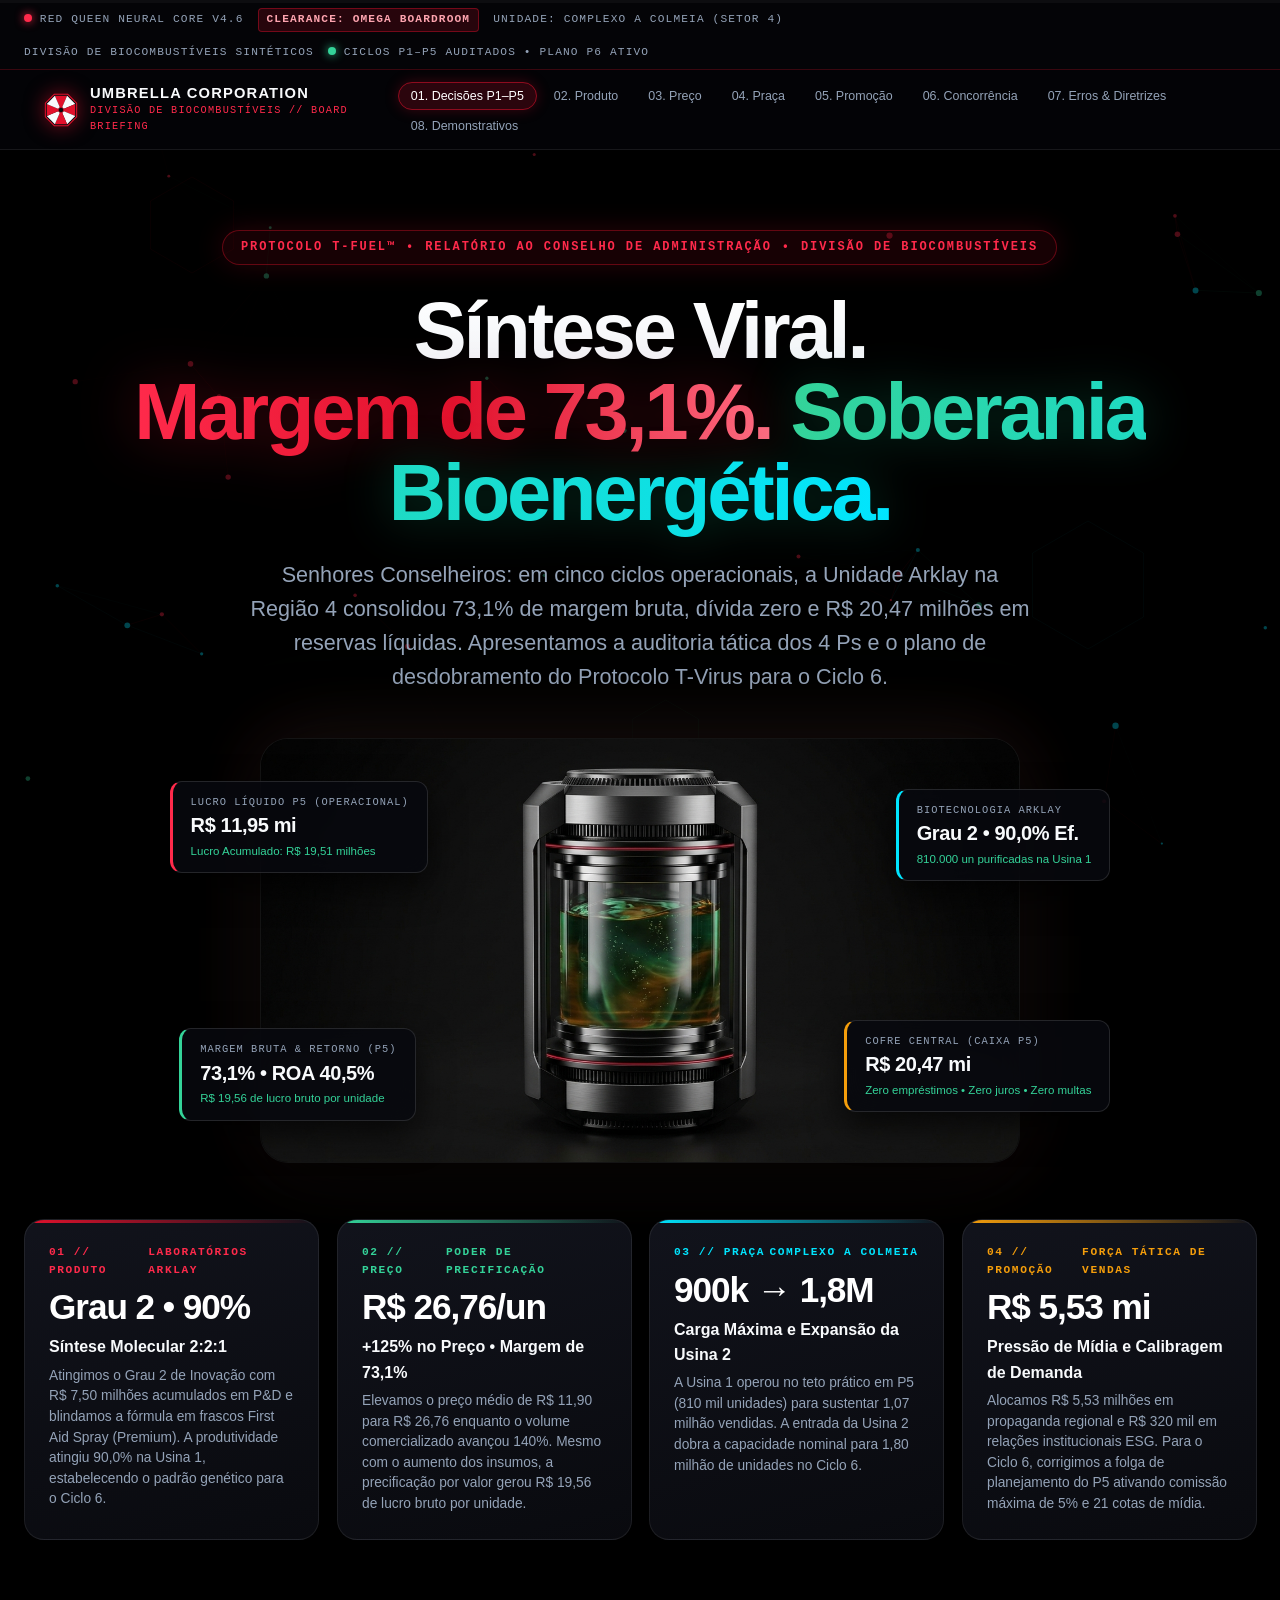
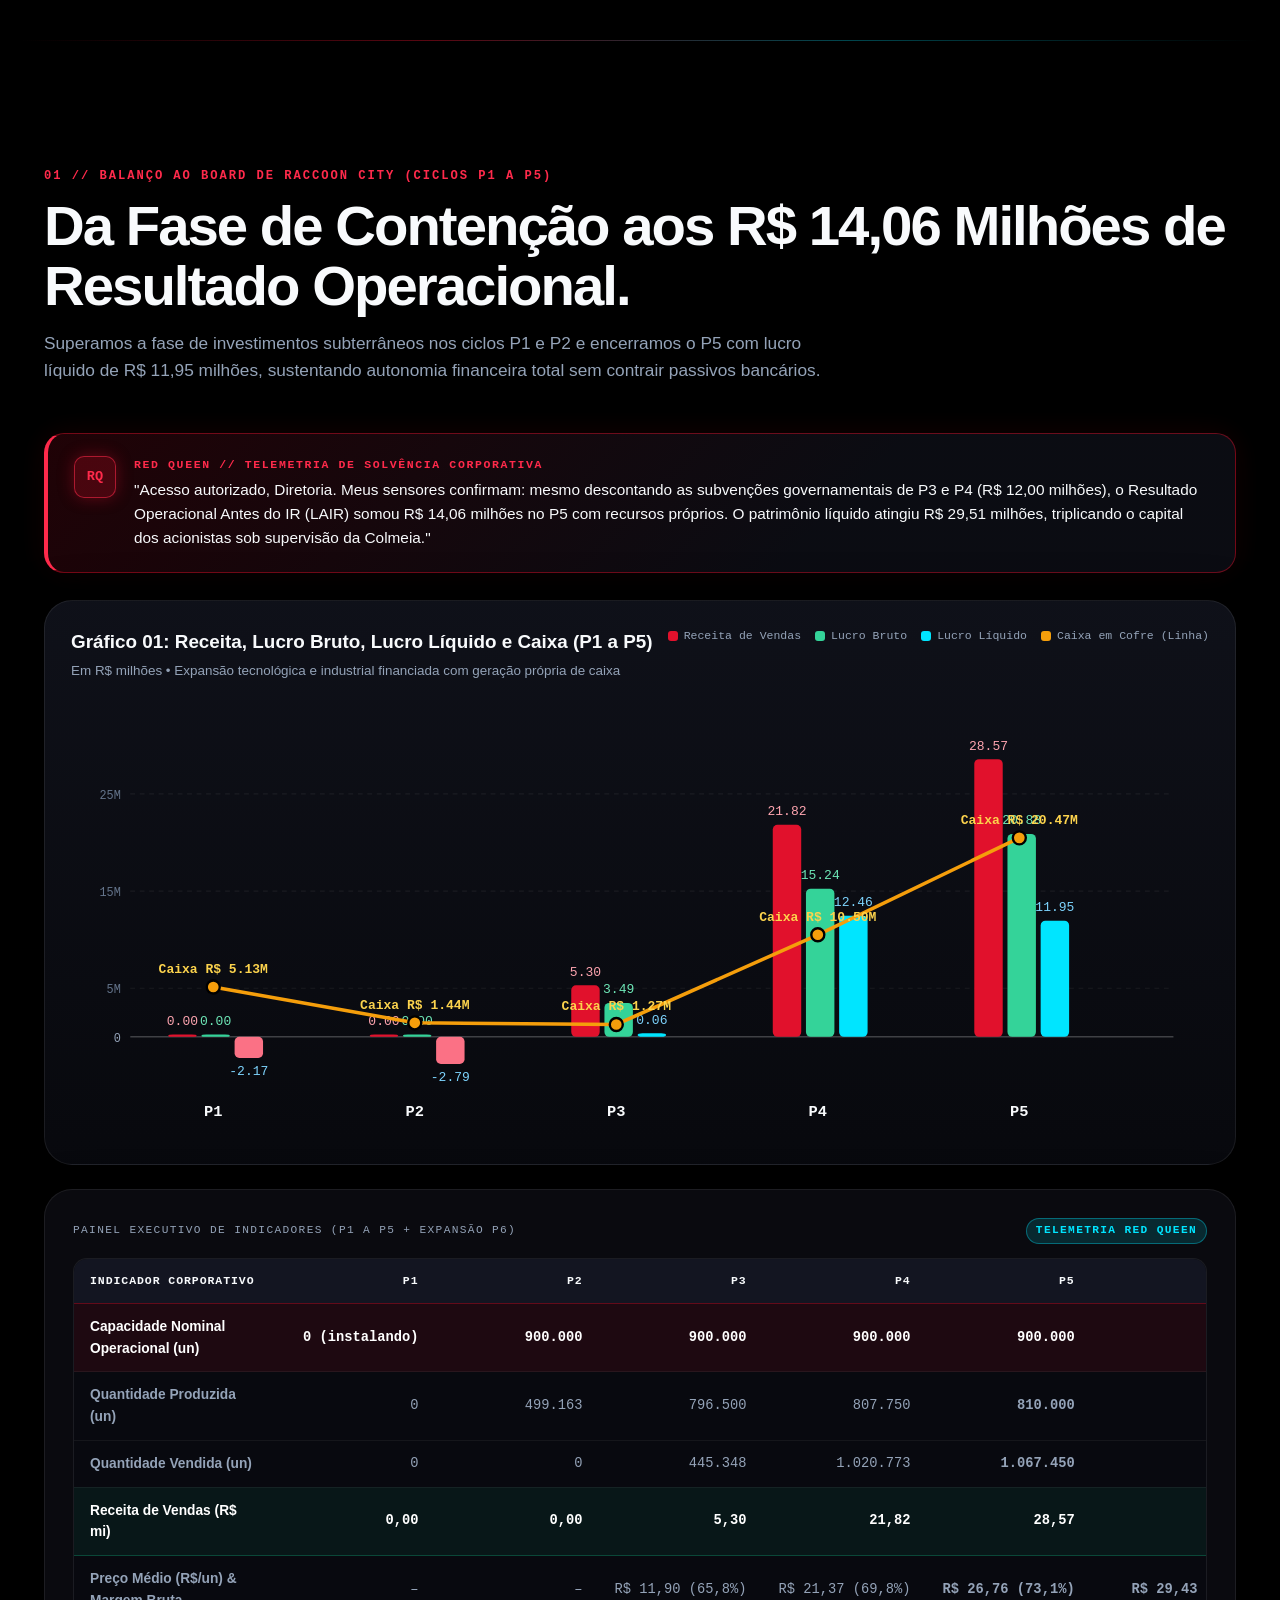
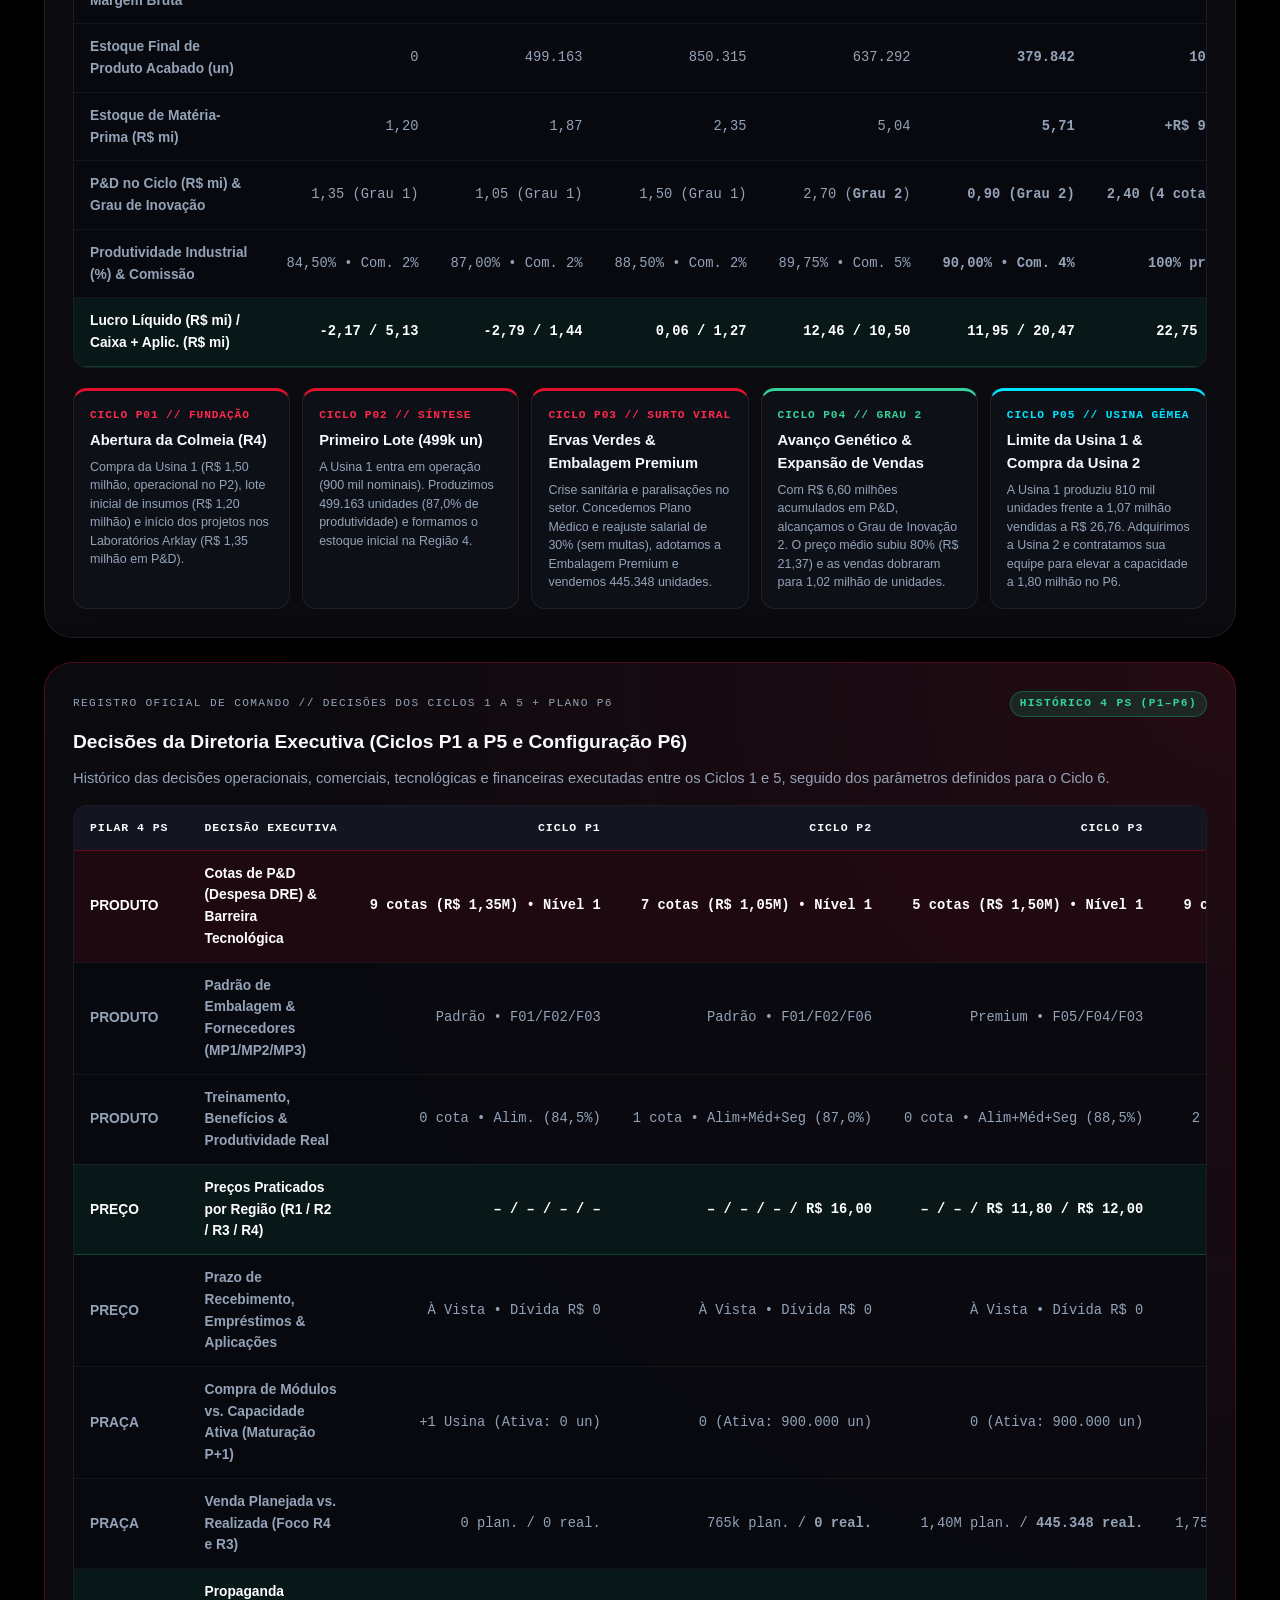
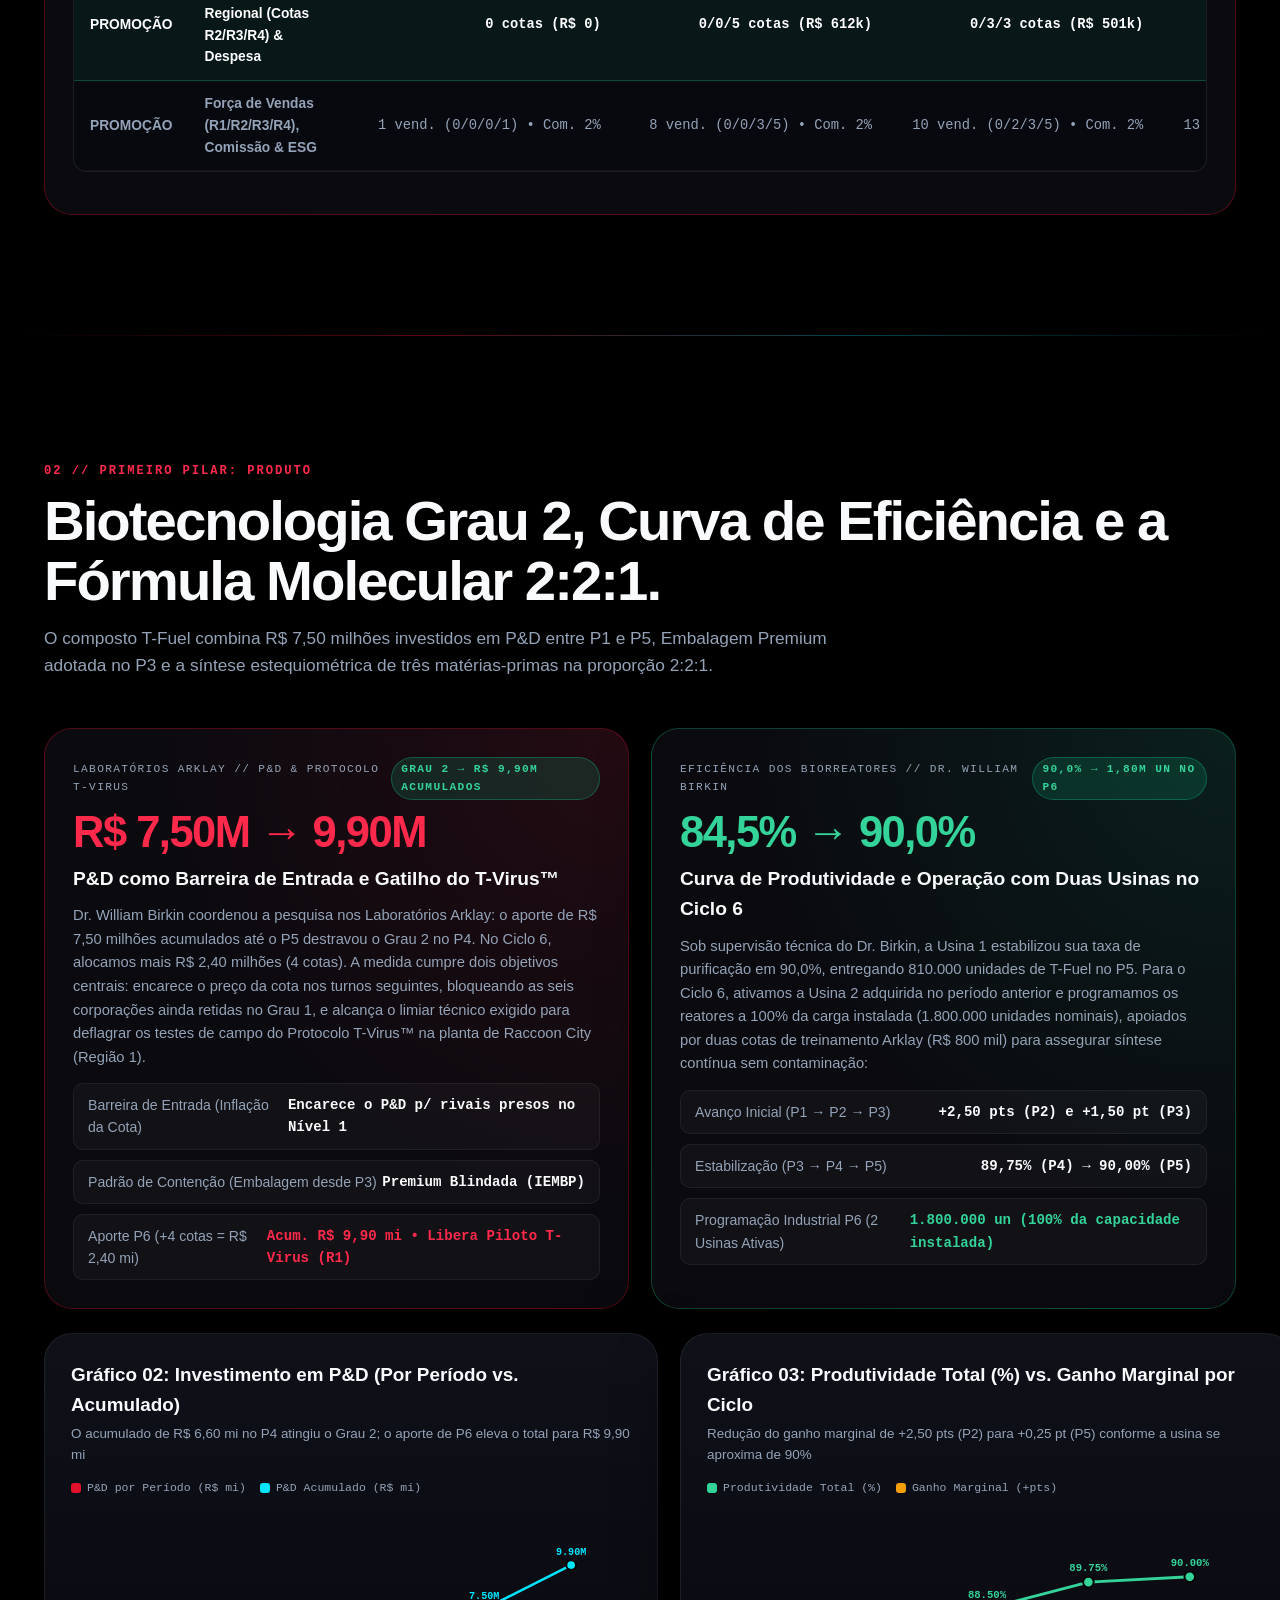
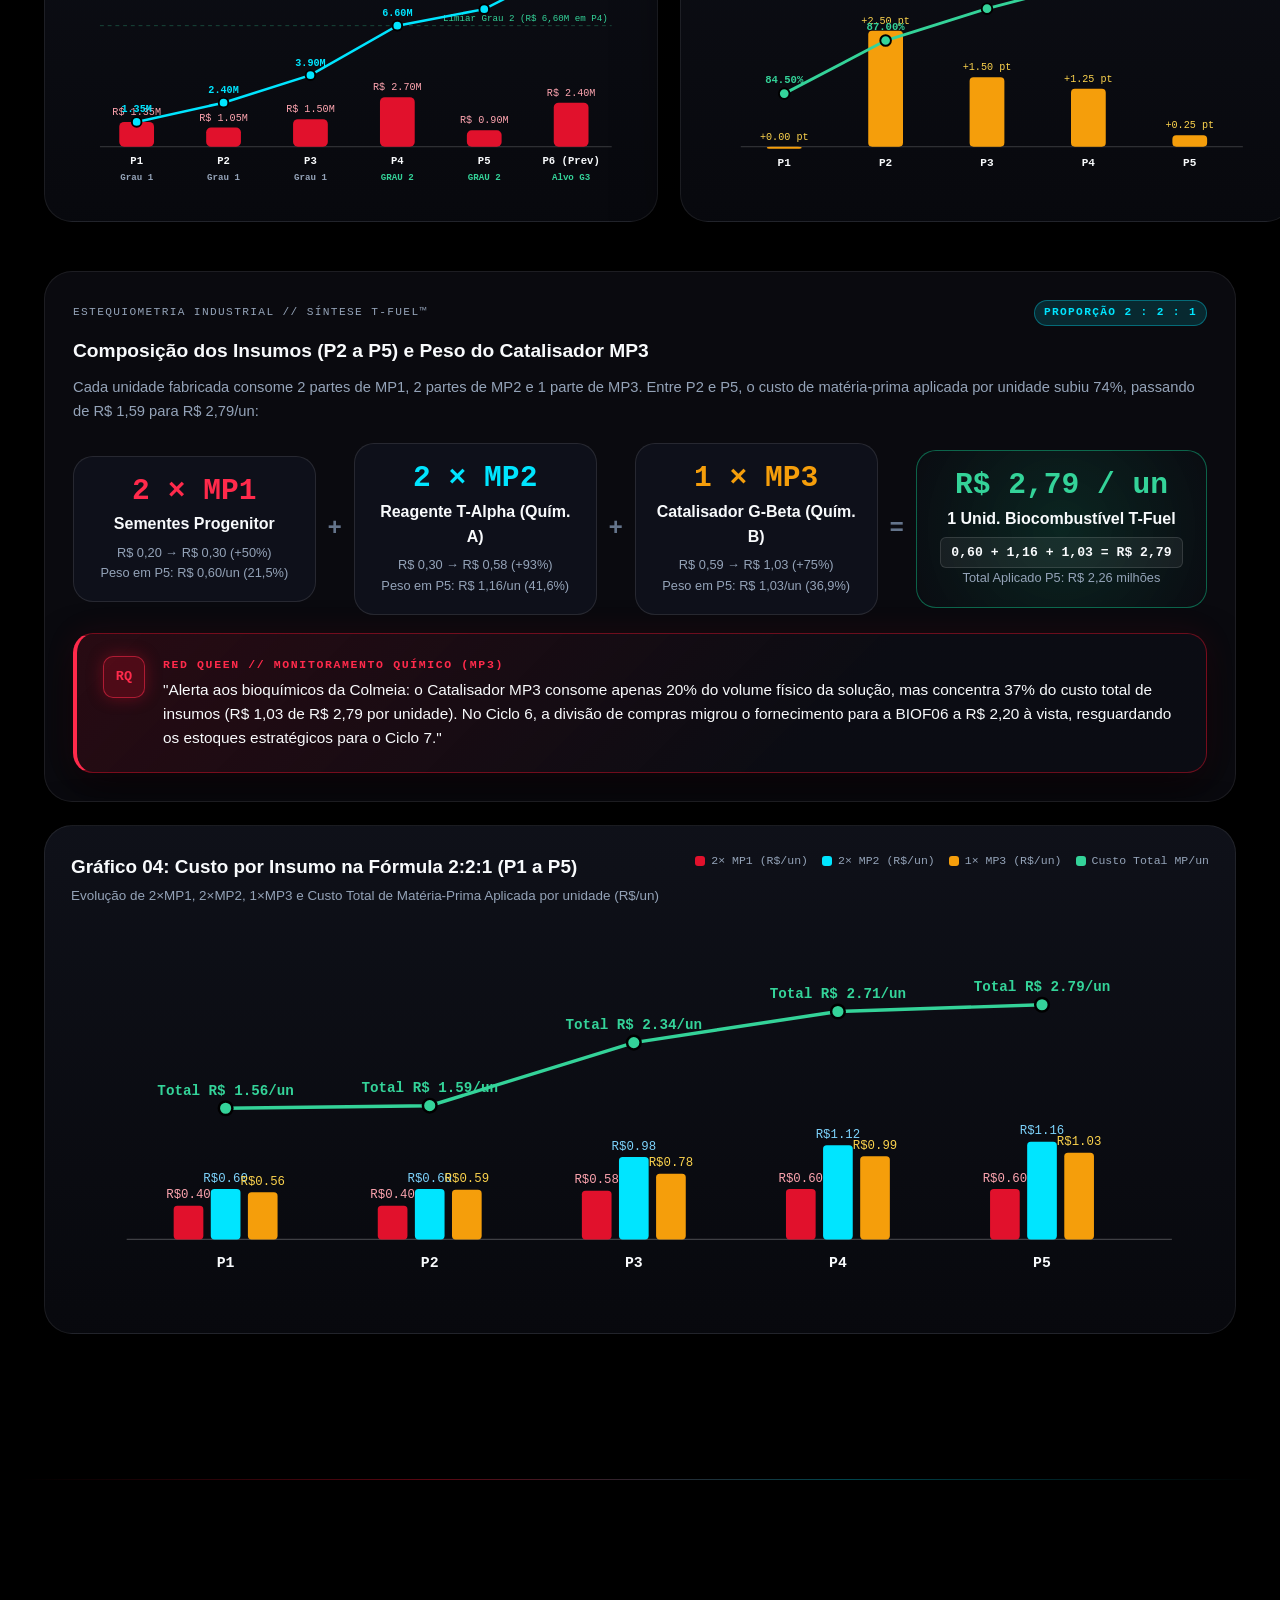
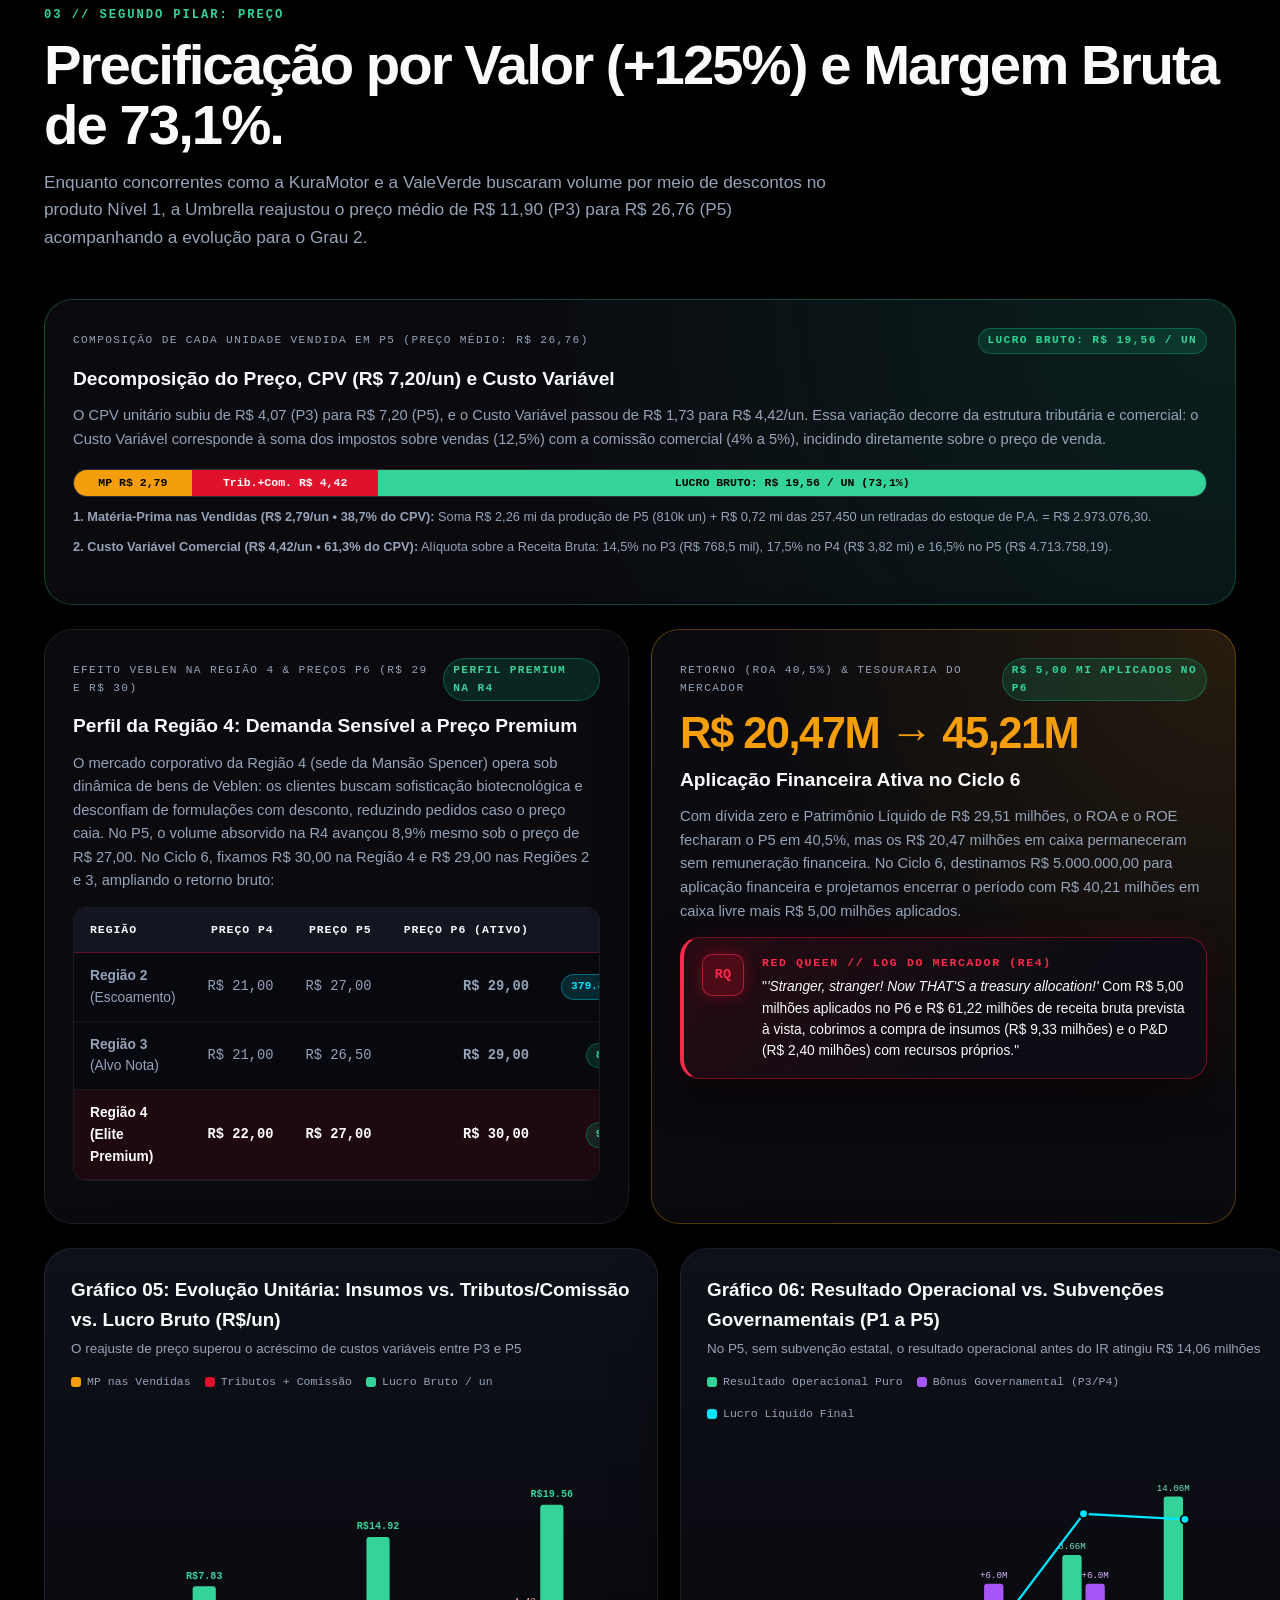
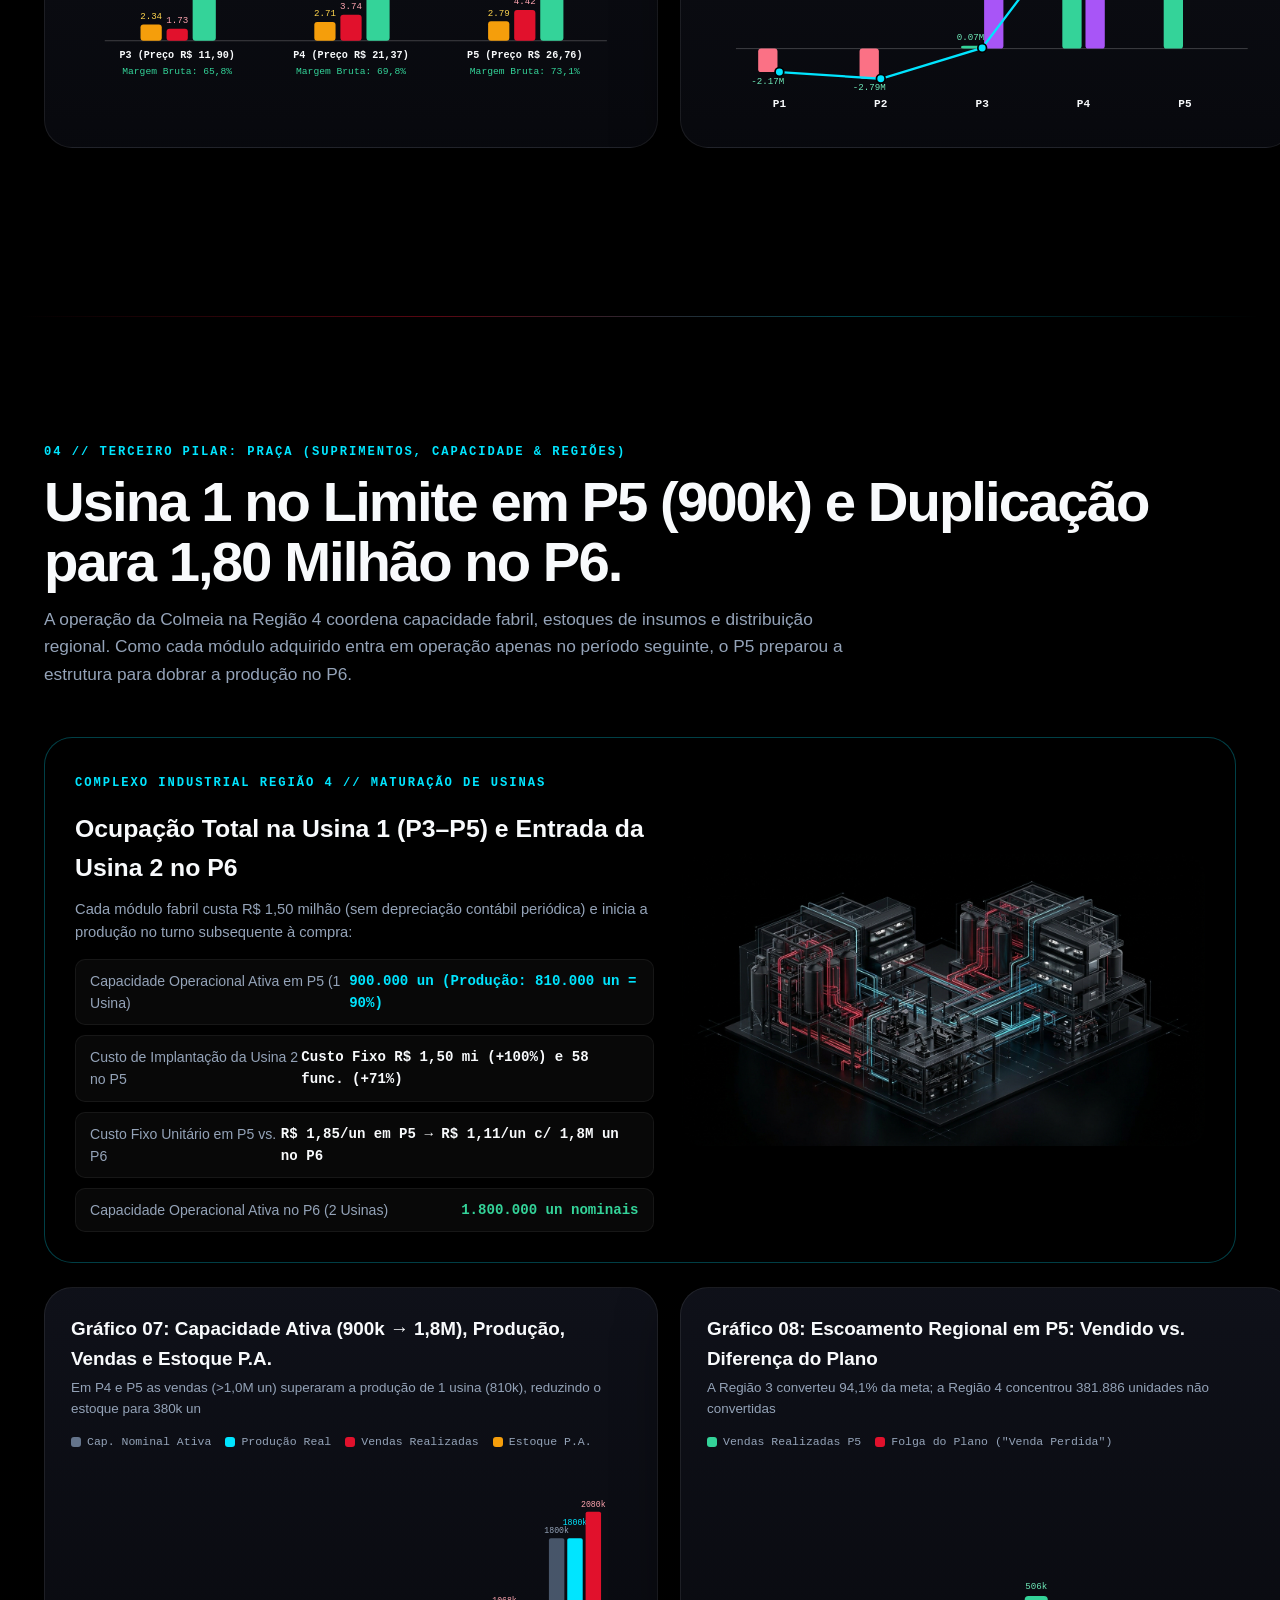
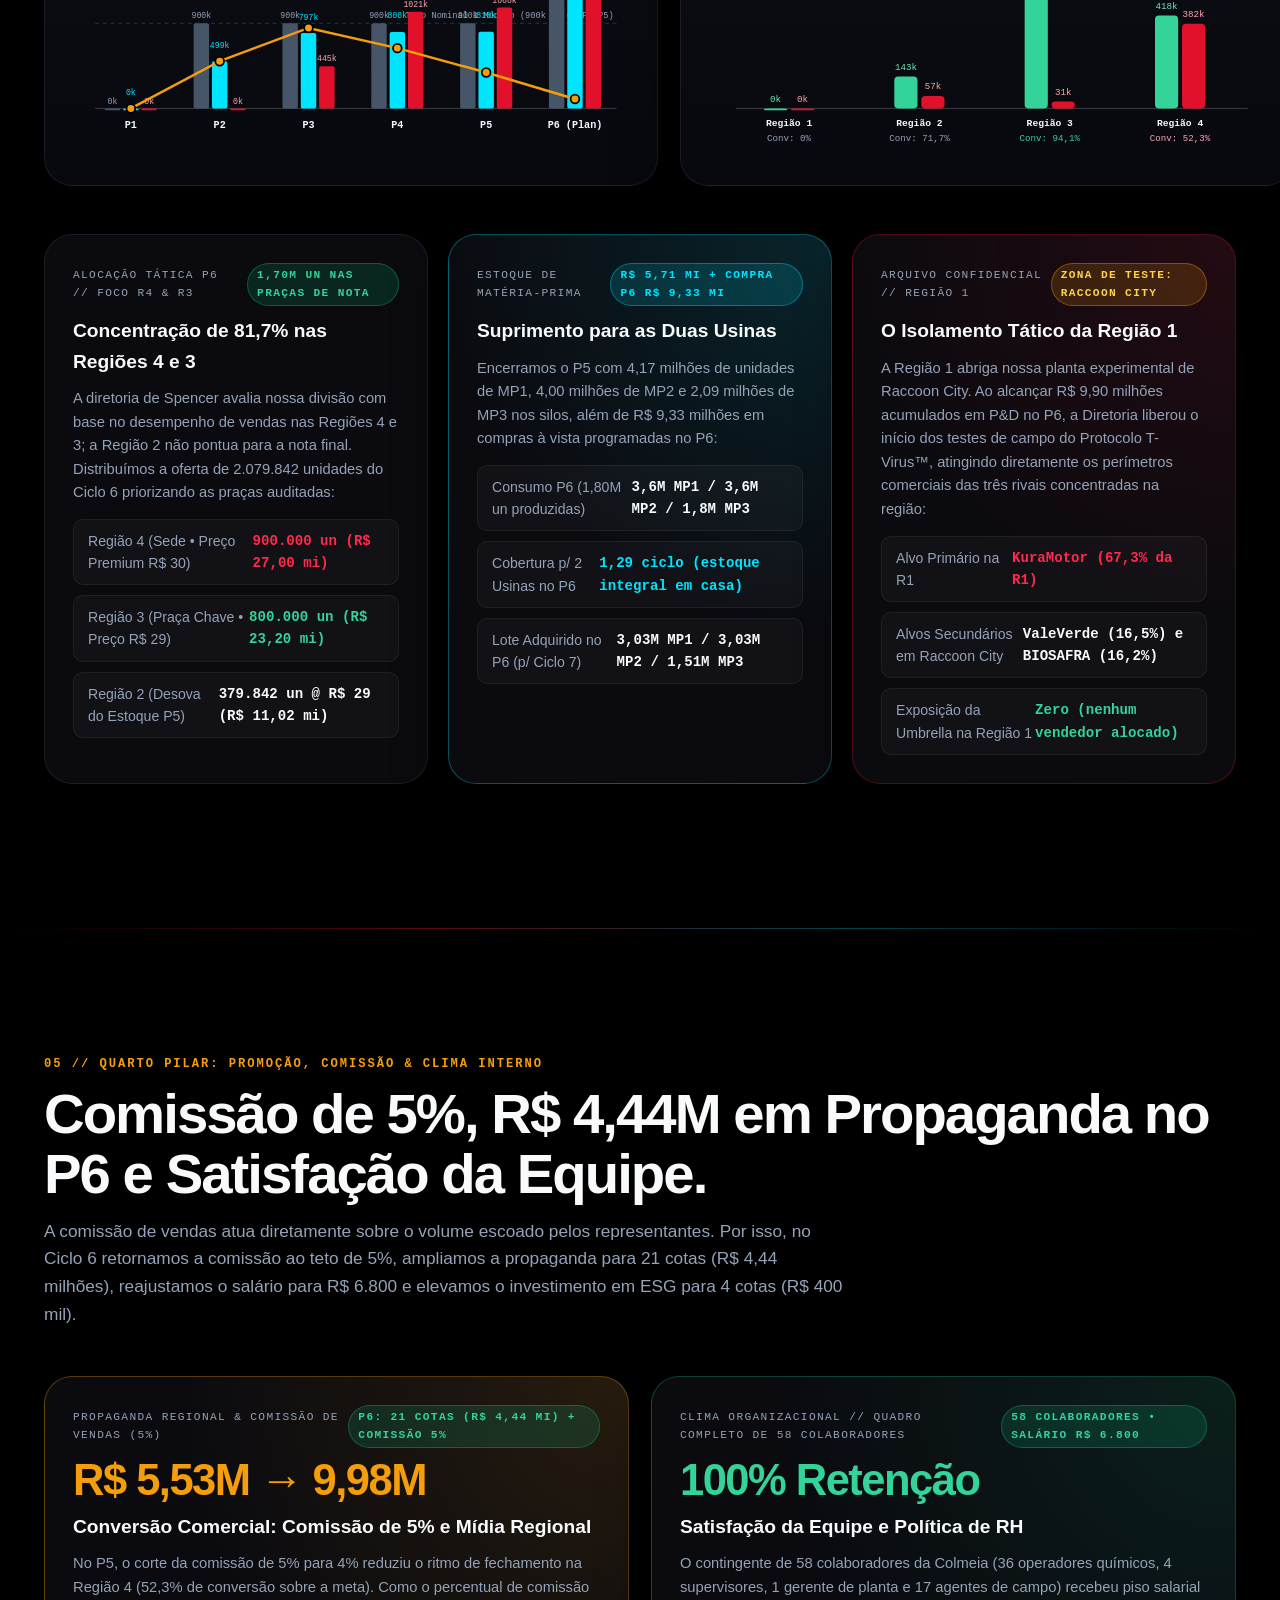
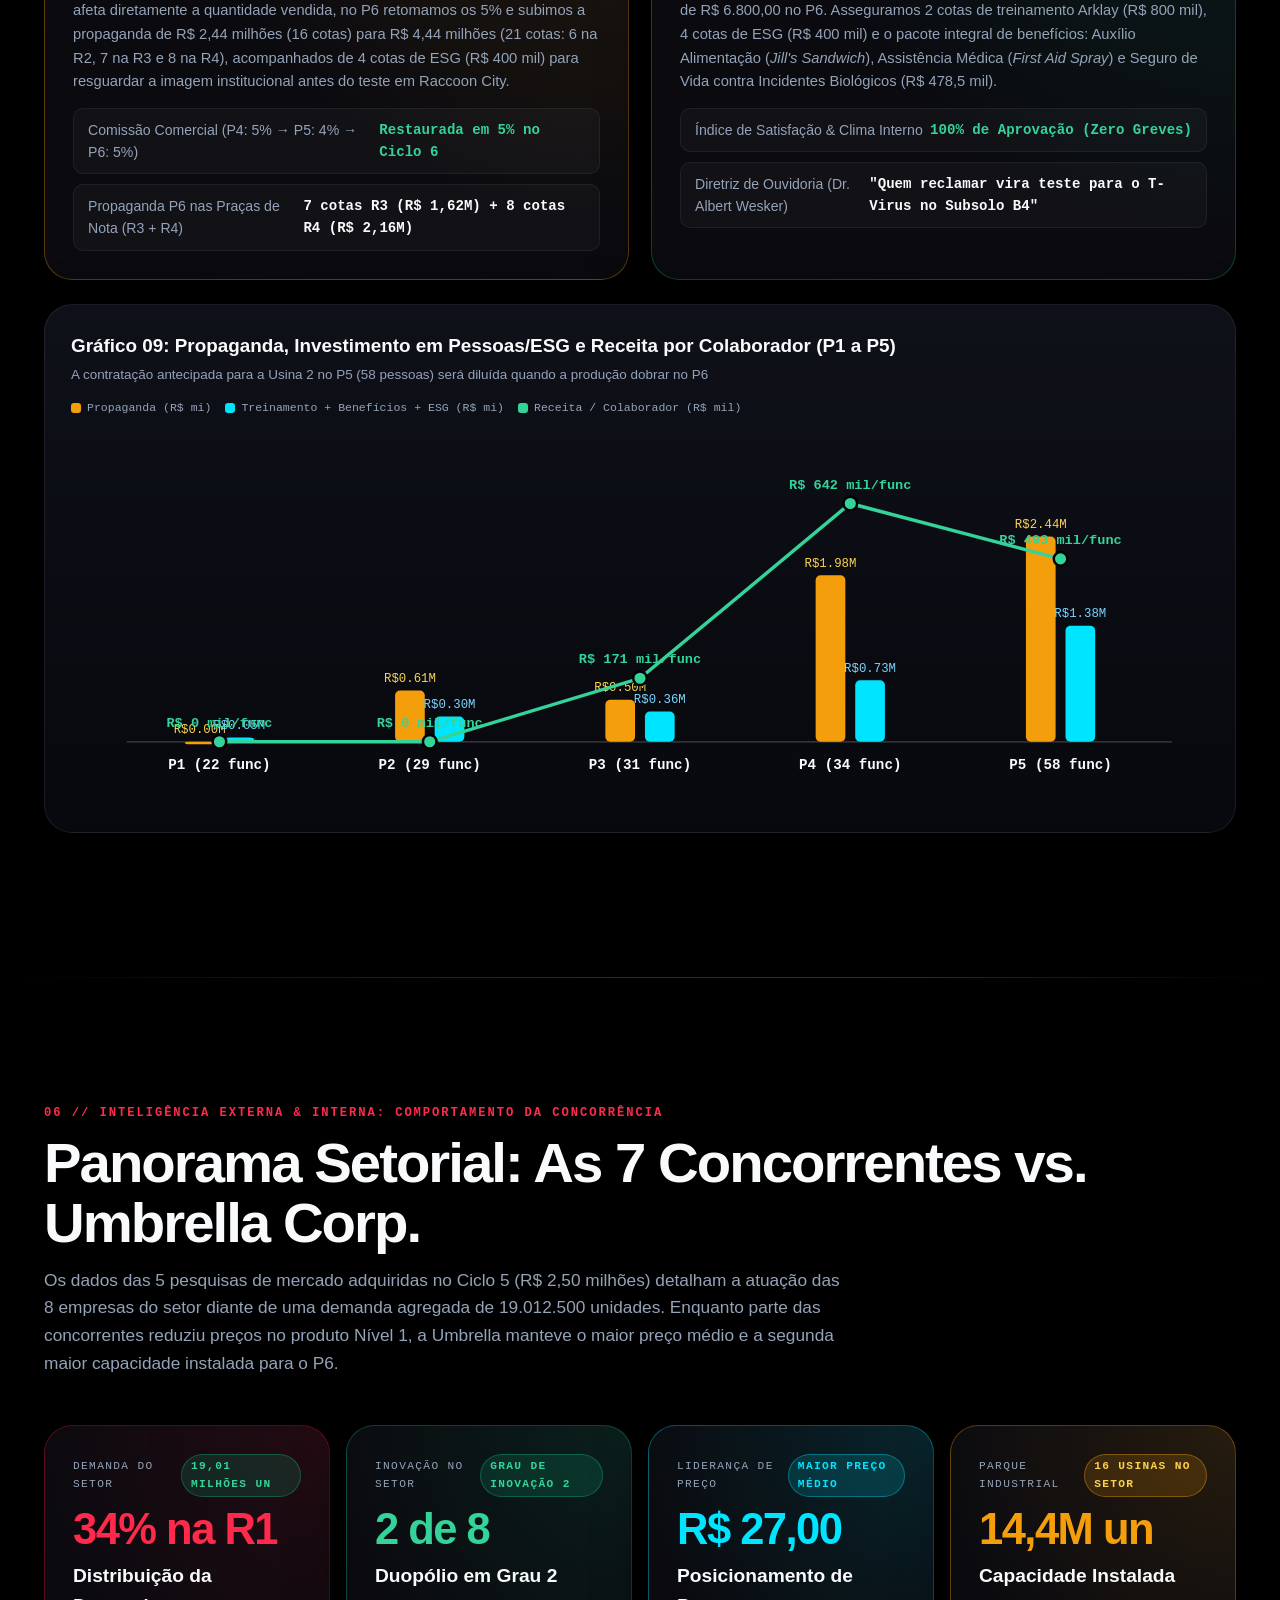
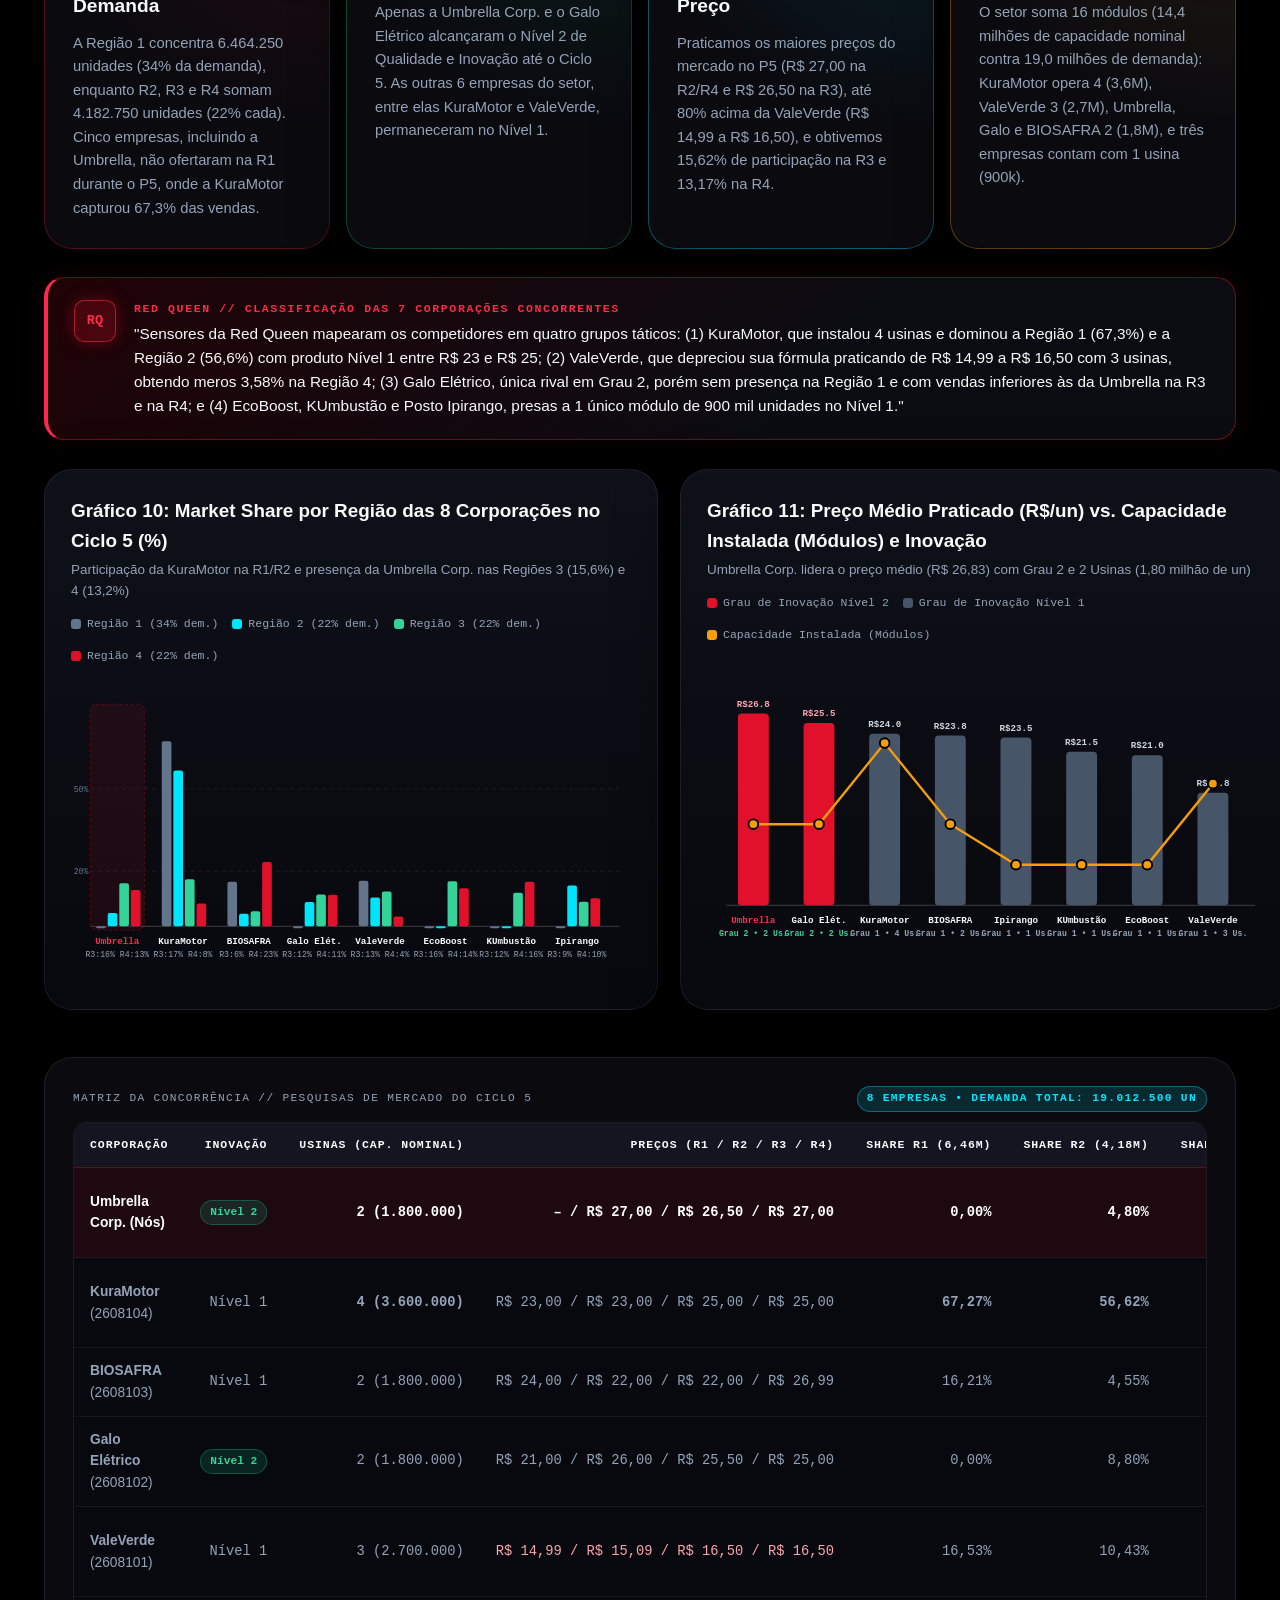
<file: index.html>
<!DOCTYPE html>
<html lang="pt-BR">
<head>
  <meta charset="UTF-8" />
  <meta name="viewport" content="width=device-width, initial-scale=1.0" />
  <title>UMBRELLA CORPORATION // Briefing Executivo ao Board: Divisão de Biocombustíveis</title>
  <link rel="stylesheet" href="styles.css" />
</head>
<body>
  <!-- Scroll-Driven Top Progress Laser -->
  <div class="scroll-laser-track" aria-hidden="true">
    <div class="scroll-laser-bar" id="scrollLaserBar"></div>
  </div>

  <!-- Interactive Ambient Bio-Grid Canvas -->
  <canvas id="bioCanvas" aria-hidden="true"></canvas>

  <!-- Red Queen Security Clearance Strip -->
  <div class="clearance-strip">
    <div class="clearance-inner">
      <div class="clearance-group">
        <span><span class="status-dot"></span> RED QUEEN NEURAL CORE v4.6</span>
        <span class="clearance-tag">CLEARANCE: OMEGA BOARDROOM</span>
        <span>UNIDADE: COMPLEXO A COLMEIA (SETOR 4)</span>
      </div>
      <div class="clearance-group">
        <span>DIVISÃO DE BIOCOMBUSTÍVEIS SINTÉTICOS</span>
        <span><span class="status-dot emerald"></span> CICLOS P1–P5 AUDITADOS • PLANO P6 ATIVO</span>
      </div>
    </div>
  </div>

  <!-- Apple ProLED XDR Style Sticky Navigation -->
  <header class="apple-sticky-nav" id="stickyNav">
    <div class="nav-container">
      <a href="#top" class="brand-cluster">
        <svg class="umbrella-octagon-svg" viewBox="0 0 100 100" aria-label="Umbrella Corporation Emblem">
          <polygon points="30,4 70,4 96,30 96,70 70,96 30,96 4,70 4,30" fill="#07070b" stroke="#e1112c" stroke-width="3"/>
          <polygon points="50,50 32,8 68,8" fill="#e1112c"/>
          <polygon points="50,50 68,8 92,32" fill="#f8fafc"/>
          <polygon points="50,50 92,32 92,68" fill="#e1112c"/>
          <polygon points="50,50 92,68 68,92" fill="#f8fafc"/>
          <polygon points="50,50 68,92 32,92" fill="#e1112c"/>
          <polygon points="50,50 32,92 8,68" fill="#f8fafc"/>
          <polygon points="50,50 8,68 8,32" fill="#e1112c"/>
          <polygon points="50,50 8,32 32,8" fill="#f8fafc"/>
          <circle cx="50" cy="50" r="8" fill="#07070b" stroke="#e1112c" stroke-width="2"/>
        </svg>
        <div class="brand-titles">
          <span class="brand-name">UMBRELLA CORPORATION</span>
          <span class="brand-sub">DIVISÃO DE BIOCOMBUSTÍVEIS // BOARD BRIEFING</span>
        </div>
      </a>
      <nav aria-label="Navegação do Conselho">
        <ul class="nav-links" id="navLinks">
          <li><a href="#resumo" class="active">01. Decisões P1–P5</a></li>
          <li><a href="#produto">02. Produto</a></li>
          <li><a href="#preco">03. Preço</a></li>
          <li><a href="#praca">04. Praça</a></li>
          <li><a href="#promocao">05. Promoção</a></li>
          <li><a href="#sinergia">06. Concorrência</a></li>
          <li><a href="#simulador-p6">07. Erros &amp; Diretrizes</a></li>
          <li><a href="#contabil">08. Demonstrativos</a></li>
        </ul>
      </nav>
    </div>
  </header>

  <main id="top">
    <!-- =====================================================================
         HERO STAGE (Apple ProLED XDR Display Style + Umbrella Bio-Reactor)
         ===================================================================== -->
    <section class="hero-stage">
      <div class="hero-eyebrow reveal-on-scroll">
        <span>PROTOCOLO T-FUEL™</span>
        <span>•</span>
        <span>RELATÓRIO AO CONSELHO DE ADMINISTRAÇÃO</span>
        <span>•</span>
        <span>DIVISÃO DE BIOCOMBUSTÍVEIS</span>
      </div>

      <h1 class="hero-headline reveal-on-scroll">
        Síntese Viral.<br />
        <span class="crimson-glow">Margem de 73,1%.</span>
        <span class="emerald-glow">Soberania Bioenergética.</span>
      </h1>

      <p class="hero-lead reveal-on-scroll">
        Senhores Conselheiros: em cinco ciclos operacionais, a Unidade Arklay na Região 4 consolidou 73,1% de margem bruta,
        dívida zero e R$ 20,47 milhões em reservas líquidas. Apresentamos a auditoria tática dos 4 Ps e o plano de desdobramento do Protocolo T-Virus para o Ciclo 6.
      </p>

      <!-- Apple-style Hardware Showcase with Telemetry HUD Callouts -->
      <div class="reactor-showcase reveal-on-scroll">
        <div class="reactor-image-frame">
          <img src="assets/umbrella-reactor-hero.jpg" alt="Cápsula de Síntese T-Fuel da Umbrella Corporation" />
        </div>

        <div class="hud-callout top-left">
          <span class="hud-label">LUCRO LÍQUIDO P5 (OPERACIONAL)</span>
          <span class="hud-val">R$ 11,95 mi</span>
          <span class="hud-sub">Lucro Acumulado: R$ 19,51 milhões</span>
        </div>

        <div class="hud-callout bottom-left emerald-border">
          <span class="hud-label">MARGEM BRUTA &amp; RETORNO (P5)</span>
          <span class="hud-val">73,1% • ROA 40,5%</span>
          <span class="hud-sub">R$ 19,56 de lucro bruto por unidade</span>
        </div>

        <div class="hud-callout top-right cyan-border">
          <span class="hud-label">BIOTECNOLOGIA ARKLAY</span>
          <span class="hud-val">Grau 2 • 90,0% Ef.</span>
          <span class="hud-sub">810.000 un purificadas na Usina 1</span>
        </div>

        <div class="hud-callout bottom-right amber-border">
          <span class="hud-label">COFRE CENTRAL (CAIXA P5)</span>
          <span class="hud-val">R$ 20,47 mi</span>
          <span class="hud-sub">Zero empréstimos • Zero juros • Zero multas</span>
        </div>
      </div>

      <!-- 4 Ps Executive Summary Bento Cards -->
      <div class="hero-4ps-grid">
        <article class="p-summary-card p-produto reveal-on-scroll">
          <div class="p-tag">
            <span>01 // PRODUTO</span>
            <span>LABORATÓRIOS ARKLAY</span>
          </div>
          <div class="p-card-metric">Grau 2 • 90%</div>
          <h2 class="p-card-title">Síntese Molecular 2:2:1</h2>
          <p class="p-card-desc">
            Atingimos o Grau 2 de Inovação com R$ 7,50 milhões acumulados em P&amp;D e blindamos a fórmula em frascos First Aid Spray (Premium).
            A produtividade atingiu 90,0% na Usina 1, estabelecendo o padrão genético para o Ciclo 6.
          </p>
        </article>

        <article class="p-summary-card p-preco reveal-on-scroll">
          <div class="p-tag">
            <span>02 // PREÇO</span>
            <span>PODER DE PRECIFICAÇÃO</span>
          </div>
          <div class="p-card-metric">R$ 26,76/un</div>
          <h2 class="p-card-title">+125% no Preço • Margem de 73,1%</h2>
          <p class="p-card-desc">
            Elevamos o preço médio de R$ 11,90 para R$ 26,76 enquanto o volume comercializado avançou 140%.
            Mesmo com o aumento dos insumos, a precificação por valor gerou R$ 19,56 de lucro bruto por unidade.
          </p>
        </article>

        <article class="p-summary-card p-praca reveal-on-scroll">
          <div class="p-tag">
            <span>03 // PRAÇA</span>
            <span>COMPLEXO A COLMEIA</span>
          </div>
          <div class="p-card-metric">900k → 1,8M</div>
          <h2 class="p-card-title">Carga Máxima e Expansão da Usina 2</h2>
          <p class="p-card-desc">
            A Usina 1 operou no teto prático em P5 (810 mil unidades) para sustentar 1,07 milhão vendidas.
            A entrada da Usina 2 dobra a capacidade nominal para 1,80 milhão de unidades no Ciclo 6.
          </p>
        </article>

        <article class="p-summary-card p-promocao reveal-on-scroll">
          <div class="p-tag">
            <span>04 // PROMOÇÃO</span>
            <span>FORÇA TÁTICA DE VENDAS</span>
          </div>
          <div class="p-card-metric">R$ 5,53 mi</div>
          <h2 class="p-card-title">Pressão de Mídia e Calibragem de Demanda</h2>
          <p class="p-card-desc">
            Alocamos R$ 5,53 milhões em propaganda regional e R$ 320 mil em relações institucionais ESG.
            Para o Ciclo 6, corrigimos a folga de planejamento do P5 ativando comissão máxima de 5% e 21 cotas de mídia.
          </p>
        </article>
      </div>
    </section>

    <div class="section-divider"></div>

    <!-- =====================================================================
         SECTION 01: VISÃO EXECUTIVA & TRAJETÓRIA P1 A P5
         ===================================================================== -->
    <section class="section-shell" id="resumo">
      <div class="section-header reveal-on-scroll">
        <span class="section-kicker">01 // BALANÇO AO BOARD DE RACCOON CITY (CICLOS P1 A P5)</span>
        <h2 class="section-title">Da Fase de Contenção aos R$ 14,06 Milhões de Resultado Operacional.</h2>
        <p class="section-subtitle">
          Superamos a fase de investimentos subterrâneos nos ciclos P1 e P2 e encerramos o P5 com lucro líquido de R$ 11,95 milhões,
          sustentando autonomia financeira total sem contrair passivos bancários.
        </p>
      </div>

      <!-- Red Queen Callout 01 -->
      <div class="red-queen-box reveal-on-scroll">
        <div class="rq-avatar">RQ</div>
        <div class="rq-content">
          <div class="rq-header">RED QUEEN // TELEMETRIA DE SOLVÊNCIA CORPORATIVA</div>
          <p class="rq-text">
            "Acesso autorizado, Diretoria. Meus sensores confirmam: mesmo descontando as subvenções governamentais de P3 e P4 (R$ 12,00 milhões),
            o Resultado Operacional Antes do IR (LAIR) somou R$ 14,06 milhões no P5 com recursos próprios. O patrimônio líquido atingiu R$ 29,51 milhões, triplicando o capital dos acionistas sob supervisão da Colmeia."
          </p>
        </div>
      </div>

      <!-- Animated Chart 01: Financial Trajectory P1-P5 -->
      <div class="chart-panel reveal-on-scroll" id="chartFinTrajectory">
        <div class="chart-header">
          <div class="chart-title-group">
            <h3>Gráfico 01: Receita, Lucro Bruto, Lucro Líquido e Caixa (P1 a P5)</h3>
            <p>Em R$ milhões • Expansão tecnológica e industrial financiada com geração própria de caixa</p>
          </div>
          <div class="chart-legend">
            <span class="legend-item"><span class="legend-swatch" style="background:#e1112c"></span>Receita de Vendas</span>
            <span class="legend-item"><span class="legend-swatch" style="background:#34d399"></span>Lucro Bruto</span>
            <span class="legend-item"><span class="legend-swatch" style="background:#00e5ff"></span>Lucro Líquido</span>
            <span class="legend-item"><span class="legend-swatch" style="background:#f59e0b"></span>Caixa em Cofre (Linha)</span>
          </div>
        </div>
        <div class="svg-chart-stage" id="svgStageFinancial"></div>
      </div>

      <!-- Master Indicator Table (Concise & Clean) -->
      <div class="bento-card reveal-on-scroll">
        <div class="bento-eyebrow">
          <span>PAINEL EXECUTIVO DE INDICADORES (P1 A P5 + EXPANSÃO P6)</span>
          <span class="badge-pill info">TELEMETRIA RED QUEEN</span>
        </div>
        <div class="table-scroll-wrapper">
          <table class="umbrella-table">
            <thead>
              <tr>
                <th>Indicador Corporativo</th>
                <th class="num-col">P1</th>
                <th class="num-col">P2</th>
                <th class="num-col">P3</th>
                <th class="num-col">P4</th>
                <th class="num-col">P5</th>
                <th class="num-col">Ciclo P6 (Ativo)</th>
              </tr>
            </thead>
            <tbody>
              <tr class="crimson-row">
                <td><strong>Capacidade Nominal Operacional (un)</strong></td>
                <td class="num-col">0 (instalando)</td>
                <td class="num-col">900.000</td>
                <td class="num-col">900.000</td>
                <td class="num-col">900.000</td>
                <td class="num-col"><strong>900.000</strong></td>
                <td class="num-col"><strong>1.800.000 (2 Usinas)</strong></td>
              </tr>
              <tr>
                <td><strong>Quantidade Produzida (un)</strong></td>
                <td class="num-col">0</td>
                <td class="num-col">499.163</td>
                <td class="num-col">796.500</td>
                <td class="num-col">807.750</td>
                <td class="num-col"><strong>810.000</strong></td>
                <td class="num-col"><strong>1.800.000 (100% cap.)</strong></td>
              </tr>
              <tr>
                <td><strong>Quantidade Vendida (un)</strong></td>
                <td class="num-col">0</td>
                <td class="num-col">0</td>
                <td class="num-col">445.348</td>
                <td class="num-col">1.020.773</td>
                <td class="num-col"><strong>1.067.450</strong></td>
                <td class="num-col"><strong>2.079.842 (meta P6)</strong></td>
              </tr>
              <tr class="highlight-row">
                <td><strong>Receita de Vendas (R$ mi)</strong></td>
                <td class="num-col">0,00</td>
                <td class="num-col">0,00</td>
                <td class="num-col">5,30</td>
                <td class="num-col">21,82</td>
                <td class="num-col"><strong>28,57</strong></td>
                <td class="num-col"><strong>61,22 (previsto P6)</strong></td>
              </tr>
              <tr>
                <td><strong>Preço Médio (R$/un) &amp; Margem Bruta</strong></td>
                <td class="num-col">–</td>
                <td class="num-col">–</td>
                <td class="num-col">R$ 11,90 (65,8%)</td>
                <td class="num-col">R$ 21,37 (69,8%)</td>
                <td class="num-col"><strong>R$ 26,76 (73,1%)</strong></td>
                <td class="num-col"><strong>R$ 29,43 (R$30 R4 / R$29 R2-R3)</strong></td>
              </tr>
              <tr>
                <td><strong>Estoque Final de Produto Acabado (un)</strong></td>
                <td class="num-col">0</td>
                <td class="num-col">499.163</td>
                <td class="num-col">850.315</td>
                <td class="num-col">637.292</td>
                <td class="num-col"><strong>379.842</strong></td>
                <td class="num-col"><strong>100.000 (reserva tática)</strong></td>
              </tr>
              <tr>
                <td><strong>Estoque de Matéria-Prima (R$ mi)</strong></td>
                <td class="num-col">1,20</td>
                <td class="num-col">1,87</td>
                <td class="num-col">2,35</td>
                <td class="num-col">5,04</td>
                <td class="num-col"><strong>5,71</strong></td>
                <td class="num-col"><strong>+R$ 9,33 mi comprados p/ P7</strong></td>
              </tr>
              <tr>
                <td><strong>P&amp;D no Ciclo (R$ mi) &amp; Grau de Inovação</strong></td>
                <td class="num-col">1,35 (Grau 1)</td>
                <td class="num-col">1,05 (Grau 1)</td>
                <td class="num-col">1,50 (Grau 1)</td>
                <td class="num-col">2,70 (<strong>Grau 2</strong>)</td>
                <td class="num-col"><strong>0,90 (Grau 2)</strong></td>
                <td class="num-col"><strong>2,40 (4 cotas • Protocolo T-Virus)</strong></td>
              </tr>
              <tr>
                <td><strong>Produtividade Industrial (%) &amp; Comissão</strong></td>
                <td class="num-col">84,50% • Com. 2%</td>
                <td class="num-col">87,00% • Com. 2%</td>
                <td class="num-col">88,50% • Com. 2%</td>
                <td class="num-col">89,75% • Com. 5%</td>
                <td class="num-col"><strong>90,00% • Com. 4%</strong></td>
                <td class="num-col"><strong>100% prog. • Com. 5% (Máxima)</strong></td>
              </tr>
              <tr class="highlight-row">
                <td><strong>Lucro Líquido (R$ mi) / Caixa + Aplic. (R$ mi)</strong></td>
                <td class="num-col">-2,17 / 5,13</td>
                <td class="num-col">-2,79 / 1,44</td>
                <td class="num-col">0,06 / 1,27</td>
                <td class="num-col">12,46 / 10,50</td>
                <td class="num-col"><strong>11,95 / 20,47</strong></td>
                <td class="num-col"><strong>22,75 / 40,21 (+5,00 Aplic.)</strong></td>
              </tr>
            </tbody>
          </table>
        </div>

        <!-- Scenario Timeline P1-P5 (In-Universe Lore) -->
        <div class="scenario-timeline">
          <div class="timeline-step">
            <div class="timeline-period">CICLO P01 // FUNDAÇÃO</div>
            <div class="timeline-title">Abertura da Colmeia (R4)</div>
            <p class="timeline-desc">
              Compra da Usina 1 (R$ 1,50 milhão, operacional no P2), lote inicial de insumos (R$ 1,20 milhão) e início dos projetos nos Laboratórios Arklay (R$ 1,35 milhão em P&amp;D).
            </p>
          </div>
          <div class="timeline-step">
            <div class="timeline-period">CICLO P02 // SÍNTESE</div>
            <div class="timeline-title">Primeiro Lote (499k un)</div>
            <p class="timeline-desc">
              A Usina 1 entra em operação (900 mil nominais). Produzimos 499.163 unidades (87,0% de produtividade) e formamos o estoque inicial na Região 4.
            </p>
          </div>
          <div class="timeline-step">
            <div class="timeline-period">CICLO P03 // SURTO VIRAL</div>
            <div class="timeline-title">Ervas Verdes &amp; Embalagem Premium</div>
            <p class="timeline-desc">
              Crise sanitária e paralisações no setor. Concedemos Plano Médico e reajuste salarial de 30% (sem multas), adotamos a Embalagem Premium e vendemos 445.348 unidades.
            </p>
          </div>
          <div class="timeline-step p4">
            <div class="timeline-period">CICLO P04 // GRAU 2</div>
            <div class="timeline-title">Avanço Genético &amp; Expansão de Vendas</div>
            <p class="timeline-desc">
              Com R$ 6,60 milhões acumulados em P&amp;D, alcançamos o Grau de Inovação 2. O preço médio subiu 80% (R$ 21,37) e as vendas dobraram para 1,02 milhão de unidades.
            </p>
          </div>
          <div class="timeline-step p5">
            <div class="timeline-period">CICLO P05 // USINA GÊMEA</div>
            <div class="timeline-title">Limite da Usina 1 &amp; Compra da Usina 2</div>
            <p class="timeline-desc">
              A Usina 1 produziu 810 mil unidades frente a 1,07 milhão vendidas a R$ 26,76. Adquirimos a Usina 2 e contratamos sua equipe para elevar a capacidade a 1,80 milhão no P6.
            </p>
          </div>
        </div>
      </div>

      <!-- Round-by-Round 4Ps Decisions Matrix (P1 to P5 + P6 Strategic Plan) -->
      <div class="bento-card crimson-accent reveal-on-scroll" style="margin-top:24px;">
        <div class="bento-eyebrow">
          <span>REGISTRO OFICIAL DE COMANDO // DECISÕES DOS CICLOS 1 A 5 + PLANO P6</span>
          <span class="badge-pill pos">HISTÓRICO 4 Ps (P1–P6)</span>
        </div>
        <h3 class="bento-title">Decisões da Diretoria Executiva (Ciclos P1 a P5 e Configuração P6)</h3>
        <p class="bento-body">
          Histórico das decisões operacionais, comerciais, tecnológicas e financeiras executadas entre os Ciclos 1 e 5, seguido dos parâmetros definidos para o Ciclo 6.
        </p>
        <div class="table-scroll-wrapper">
          <table class="umbrella-table">
            <thead>
              <tr>
                <th>Pilar 4 Ps</th>
                <th>Decisão Executiva</th>
                <th class="num-col">Ciclo P1</th>
                <th class="num-col">Ciclo P2</th>
                <th class="num-col">Ciclo P3</th>
                <th class="num-col">Ciclo P4</th>
                <th class="num-col">Ciclo P5</th>
                <th class="num-col">Ciclo P6 (Estratégia Ativa)</th>
              </tr>
            </thead>
            <tbody>
              <tr class="crimson-row">
                <td><strong>PRODUTO</strong></td>
                <td><strong>Cotas de P&amp;D (Despesa DRE) &amp; Barreira Tecnológica</strong></td>
                <td class="num-col">9 cotas (R$ 1,35M) • <strong>Nível 1</strong></td>
                <td class="num-col">7 cotas (R$ 1,05M) • <strong>Nível 1</strong></td>
                <td class="num-col">5 cotas (R$ 1,50M) • <strong>Nível 1</strong></td>
                <td class="num-col">9 cotas (R$ 2,70M) • <strong>Nível 2</strong></td>
                <td class="num-col">3 cotas (R$ 0,90M) • <strong>Nível 2</strong></td>
                <td class="num-col"><strong>4 cotas (R$ 2,40M) • Protocolo T-Virus</strong></td>
              </tr>
              <tr>
                <td><strong>PRODUTO</strong></td>
                <td><strong>Padrão de Embalagem &amp; Fornecedores (MP1/MP2/MP3)</strong></td>
                <td class="num-col">Padrão • F01/F02/F03</td>
                <td class="num-col">Padrão • F01/F02/F06</td>
                <td class="num-col">Premium • F05/F04/F03</td>
                <td class="num-col">Premium • F01/F02/F03</td>
                <td class="num-col">Premium • F01/F02/F03</td>
                <td class="num-col"><strong>Premium • F01/F02/F06 (R$ 9,33M)</strong></td>
              </tr>
              <tr>
                <td><strong>PRODUTO</strong></td>
                <td><strong>Treinamento, Benefícios &amp; Produtividade Real</strong></td>
                <td class="num-col">0 cota • Alim. (84,5%)</td>
                <td class="num-col">1 cota • Alim+Méd+Seg (87,0%)</td>
                <td class="num-col">0 cota • Alim+Méd+Seg (88,5%)</td>
                <td class="num-col">2 cotas • Alim+Méd (89,75%)</td>
                <td class="num-col">4 cotas • Alim+Méd+Seg (90,0%)</td>
                <td class="num-col"><strong>2 cotas (R$ 800k) • Alim+Méd+Seg</strong></td>
              </tr>
              <tr class="highlight-row">
                <td><strong>PREÇO</strong></td>
                <td><strong>Preços Praticados por Região (R1 / R2 / R3 / R4)</strong></td>
                <td class="num-col">– / – / – / –</td>
                <td class="num-col">– / – / – / R$ 16,00</td>
                <td class="num-col">– / – / R$ 11,80 / R$ 12,00</td>
                <td class="num-col">– / R$ 21 / R$ 21 / R$ 22</td>
                <td class="num-col">– / R$ 27,00 / R$ 26,50 / R$ 27,00</td>
                <td class="num-col"><strong>– / R$ 29,00 / R$ 29,00 / R$ 30,00</strong></td>
              </tr>
              <tr>
                <td><strong>PREÇO</strong></td>
                <td><strong>Prazo de Recebimento, Empréstimos &amp; Aplicações</strong></td>
                <td class="num-col">À Vista • Dívida R$ 0</td>
                <td class="num-col">À Vista • Dívida R$ 0</td>
                <td class="num-col">À Vista • Dívida R$ 0</td>
                <td class="num-col">À Vista • Dívida R$ 0</td>
                <td class="num-col">À Vista • Dívida R$ 0 • Aplic. R$ 0</td>
                <td class="num-col"><strong>À Vista • Dív. R$ 0 • Aplic. R$ 5,00M</strong></td>
              </tr>
              <tr>
                <td><strong>PRAÇA</strong></td>
                <td><strong>Compra de Módulos vs. Capacidade Ativa (Maturação P+1)</strong></td>
                <td class="num-col">+1 Usina (Ativa: 0 un)</td>
                <td class="num-col">0 (Ativa: 900.000 un)</td>
                <td class="num-col">0 (Ativa: 900.000 un)</td>
                <td class="num-col">0 (Ativa: 900.000 un)</td>
                <td class="num-col">+1 Usina (Ativa P5: 900.000 un)</td>
                <td class="num-col"><strong>0 (Ativa P6: 1.800.000 un @ 100%)</strong></td>
              </tr>
              <tr>
                <td><strong>PRAÇA</strong></td>
                <td><strong>Venda Planejada vs. Realizada (Foco R4 e R3)</strong></td>
                <td class="num-col">0 plan. / 0 real.</td>
                <td class="num-col">765k plan. / <strong>0 real.</strong></td>
                <td class="num-col">1,40M plan. / <strong>445.348 real.</strong></td>
                <td class="num-col">1,75M plan. / <strong>1.020.773 real.</strong></td>
                <td class="num-col">1,54M plan. / <strong>1.067.450 real.</strong></td>
                <td class="num-col"><strong>2.079.842 plan. (900k R4 / 800k R3)</strong></td>
              </tr>
              <tr class="highlight-row">
                <td><strong>PROMOÇÃO</strong></td>
                <td><strong>Propaganda Regional (Cotas R2/R3/R4) &amp; Despesa</strong></td>
                <td class="num-col">0 cotas (R$ 0)</td>
                <td class="num-col">0/0/5 cotas (R$ 612k)</td>
                <td class="num-col">0/3/3 cotas (R$ 501k)</td>
                <td class="num-col">4/5/6 cotas (R$ 1,98M)</td>
                <td class="num-col">4/5/7 cotas (R$ 2,44M)</td>
                <td class="num-col"><strong>6/7/8 cotas (21 cotas • R$ 4,44M)</strong></td>
              </tr>
              <tr>
                <td><strong>PROMOÇÃO</strong></td>
                <td><strong>Força de Vendas (R1/R2/R3/R4), Comissão &amp; ESG</strong></td>
                <td class="num-col">1 vend. (0/0/0/1) • Com. 2%</td>
                <td class="num-col">8 vend. (0/0/3/5) • Com. 2%</td>
                <td class="num-col">10 vend. (0/2/3/5) • Com. 2%</td>
                <td class="num-col">13 vend. (0/3/4/6) • Com. 5%</td>
                <td class="num-col">17 vend. (0/3/6/8) • Com. 4% • ESG 2</td>
                <td class="num-col"><strong>17 vend. • Com. 5% • ESG 4 • Pesq. R$ 1M</strong></td>
              </tr>
            </tbody>
          </table>
        </div>
      </div>
    </section>

    <div class="section-divider"></div>

    <!-- =====================================================================
         SECTION 02: 1º P — PRODUTO (LABORATÓRIOS ARKLAY & FÓRMULA 2:2:1)
         ===================================================================== -->
    <section class="section-shell" id="produto">
      <div class="section-header reveal-on-scroll">
        <span class="section-kicker">02 // PRIMEIRO PILAR: PRODUTO</span>
        <h2 class="section-title">Biotecnologia Grau 2, Curva de Eficiência e a Fórmula Molecular 2:2:1.</h2>
        <p class="section-subtitle">
          O composto T-Fuel combina R$ 7,50 milhões investidos em P&amp;D entre P1 e P5, Embalagem Premium adotada no P3
          e a síntese estequiométrica de três matérias-primas na proporção 2:2:1.
        </p>
      </div>

      <div class="bento-grid-2">
        <div class="bento-card crimson-accent reveal-on-scroll">
          <div class="bento-eyebrow">
            <span>LABORATÓRIOS ARKLAY // P&amp;D &amp; PROTOCOLO T-VIRUS</span>
            <span class="badge-pill pos">GRAU 2 → R$ 9,90M ACUMULADOS</span>
          </div>
          <div class="bento-big-number crimson">R$ 7,50M → 9,90M</div>
          <h3 class="bento-title">P&amp;D como Barreira de Entrada e Gatilho do T-Virus™</h3>
          <p class="bento-body">
            Dr. William Birkin coordenou a pesquisa nos Laboratórios Arklay: o aporte de R$ 7,50 milhões acumulados até o P5 destravou o Grau 2 no P4.
            No Ciclo 6, alocamos mais R$ 2,40 milhões (4 cotas). A medida cumpre dois objetivos centrais: encarece o preço da cota nos turnos seguintes, bloqueando as seis corporações ainda retidas no Grau 1, e alcança o limiar técnico exigido para deflagrar os testes de campo do Protocolo T-Virus™ na planta de Raccoon City (Região 1).
          </p>
          <div class="metric-strip-list">
            <div class="metric-strip-item">
              <span class="label">Barreira de Entrada (Inflação da Cota)</span>
              <span class="val">Encarece o P&amp;D p/ rivais presos no Nível 1</span>
            </div>
            <div class="metric-strip-item">
              <span class="label">Padrão de Contenção (Embalagem desde P3)</span>
              <span class="val">Premium Blindada (IEMBP)</span>
            </div>
            <div class="metric-strip-item">
              <span class="label">Aporte P6 (+4 cotas = R$ 2,40 mi)</span>
              <span class="val" style="color:var(--umbrella-red-bright);">Acum. R$ 9,90 mi • Libera Piloto T-Virus (R1)</span>
            </div>
          </div>
        </div>

        <div class="bento-card emerald-accent reveal-on-scroll">
          <div class="bento-eyebrow">
            <span>EFICIÊNCIA DOS BIORREATORES // DR. WILLIAM BIRKIN</span>
            <span class="badge-pill pos">90,0% → 1,80M UN NO P6</span>
          </div>
          <div class="bento-big-number emerald">84,5% → 90,0%</div>
          <h3 class="bento-title">Curva de Produtividade e Operação com Duas Usinas no Ciclo 6</h3>
          <p class="bento-body">
            Sob supervisão técnica do Dr. Birkin, a Usina 1 estabilizou sua taxa de purificação em 90,0%, entregando 810.000 unidades de T-Fuel no P5.
            Para o Ciclo 6, ativamos a Usina 2 adquirida no período anterior e programamos os reatores a 100% da carga instalada (1.800.000 unidades nominais), apoiados por duas cotas de treinamento Arklay (R$ 800 mil) para assegurar síntese contínua sem contaminação:
          </p>
          <div class="metric-strip-list">
            <div class="metric-strip-item">
              <span class="label">Avanço Inicial (P1 → P2 → P3)</span>
              <span class="val">+2,50 pts (P2) e +1,50 pt (P3)</span>
            </div>
            <div class="metric-strip-item">
              <span class="label">Estabilização (P3 → P4 → P5)</span>
              <span class="val">89,75% (P4) → 90,00% (P5)</span>
            </div>
            <div class="metric-strip-item">
              <span class="label">Programação Industrial P6 (2 Usinas Ativas)</span>
              <span class="val" style="color:var(--bio-emerald-bright);">1.800.000 un (100% da capacidade instalada)</span>
            </div>
          </div>
        </div>
      </div>

      <!-- Animated Charts 02 & 03 Side by Side -->
      <div class="bento-grid-2">
        <div class="chart-panel reveal-on-scroll" id="chartPnD">
          <div class="chart-header">
            <div class="chart-title-group">
              <h3>Gráfico 02: Investimento em P&amp;D (Por Período vs. Acumulado)</h3>
              <p>O acumulado de R$ 6,60 mi no P4 atingiu o Grau 2; o aporte de P6 eleva o total para R$ 9,90 mi</p>
            </div>
            <div class="chart-legend">
              <span class="legend-item"><span class="legend-swatch" style="background:#e1112c"></span>P&amp;D por Período (R$ mi)</span>
              <span class="legend-item"><span class="legend-swatch" style="background:#00e5ff"></span>P&amp;D Acumulado (R$ mi)</span>
            </div>
          </div>
          <div class="svg-chart-stage" id="svgStagePnD"></div>
        </div>

        <div class="chart-panel reveal-on-scroll" id="chartProductivity">
          <div class="chart-header">
            <div class="chart-title-group">
              <h3>Gráfico 03: Produtividade Total (%) vs. Ganho Marginal por Ciclo</h3>
              <p>Redução do ganho marginal de +2,50 pts (P2) para +0,25 pt (P5) conforme a usina se aproxima de 90%</p>
            </div>
            <div class="chart-legend">
              <span class="legend-item"><span class="legend-swatch" style="background:#34d399"></span>Produtividade Total (%)</span>
              <span class="legend-item"><span class="legend-swatch" style="background:#f59e0b"></span>Ganho Marginal (+pts)</span>
            </div>
          </div>
          <div class="svg-chart-stage" id="svgStageProductivity"></div>
        </div>
      </div>

      <!-- Raw Material 2:2:1 Molecular Synthesis -->
      <div class="bento-card reveal-on-scroll">
        <div class="bento-eyebrow">
          <span>ESTEQUIOMETRIA INDUSTRIAL // SÍNTESE T-FUEL™</span>
          <span class="badge-pill info">PROPORÇÃO 2 : 2 : 1</span>
        </div>
        <h3 class="bento-title">Composição dos Insumos (P2 a P5) e Peso do Catalisador MP3</h3>
        <p class="bento-body">
          Cada unidade fabricada consome 2 partes de MP1, 2 partes de MP2 e 1 parte de MP3.
          Entre P2 e P5, o custo de matéria-prima aplicada por unidade subiu 74%, passando de R$ 1,59 para R$ 2,79/un:
        </p>

        <div class="formula-stage">
          <div class="molecule-box mp1">
            <div class="molecule-ratio">2 × MP1</div>
            <strong>Sementes Progenitor</strong>
            <p class="bento-body" style="font-size:0.8rem;margin-top:6px;">
              R$ 0,20 → R$ 0,30 (+50%)<br />
              Peso em P5: R$ 0,60/un (21,5%)
            </p>
          </div>
          <div class="formula-op">+</div>
          <div class="molecule-box mp2">
            <div class="molecule-ratio">2 × MP2</div>
            <strong>Reagente T-Alpha (Quím. A)</strong>
            <p class="bento-body" style="font-size:0.8rem;margin-top:6px;">
              R$ 0,30 → R$ 0,58 (+93%)<br />
              Peso em P5: R$ 1,16/un (41,6%)
            </p>
          </div>
          <div class="formula-op">+</div>
          <div class="molecule-box mp3">
            <div class="molecule-ratio">1 × MP3</div>
            <strong>Catalisador G-Beta (Quím. B)</strong>
            <p class="bento-body" style="font-size:0.8rem;margin-top:6px;">
              R$ 0,59 → R$ 1,03 (+75%)<br />
              Peso em P5: R$ 1,03/un (36,9%)
            </p>
          </div>
          <div class="formula-op">=</div>
          <div class="molecule-box tfuel">
            <div class="molecule-ratio">R$ 2,79 / un</div>
            <strong>1 Unid. Biocombustível T-Fuel</strong>
            <p class="bento-body" style="font-size:0.8rem;margin-top:6px;">
              <span class="eq-pill">0,60 + 1,16 + 1,03 = R$ 2,79</span><br />
              Total Aplicado P5: R$ 2,26 milhões
            </p>
          </div>
        </div>

        <div class="red-queen-box" style="margin-bottom:0;margin-top:18px;">
          <div class="rq-avatar">RQ</div>
          <div class="rq-content">
            <div class="rq-header">RED QUEEN // MONITORAMENTO QUÍMICO (MP3)</div>
            <p class="rq-text">
              "Alerta aos bioquímicos da Colmeia: o Catalisador MP3 consome apenas 20% do volume físico da solução, mas concentra 37% do custo total de insumos (R$ 1,03 de R$ 2,79 por unidade). No Ciclo 6, a divisão de compras migrou o fornecimento para a BIOF06 a R$ 2,20 à vista, resguardando os estoques estratégicos para o Ciclo 7."
            </p>
          </div>
        </div>
      </div>

      <!-- Animated Chart 04: Raw Material Cost Evolution -->
      <div class="chart-panel reveal-on-scroll" id="chartRawMaterials" style="margin-top:24px;">
        <div class="chart-header">
          <div class="chart-title-group">
            <h3>Gráfico 04: Custo por Insumo na Fórmula 2:2:1 (P1 a P5)</h3>
            <p>Evolução de 2×MP1, 2×MP2, 1×MP3 e Custo Total de Matéria-Prima Aplicada por unidade (R$/un)</p>
          </div>
          <div class="chart-legend">
            <span class="legend-item"><span class="legend-swatch" style="background:#e1112c"></span>2× MP1 (R$/un)</span>
            <span class="legend-item"><span class="legend-swatch" style="background:#00e5ff"></span>2× MP2 (R$/un)</span>
            <span class="legend-item"><span class="legend-swatch" style="background:#f59e0b"></span>1× MP3 (R$/un)</span>
            <span class="legend-item"><span class="legend-swatch" style="background:#34d399"></span>Custo Total MP/un</span>
          </div>
        </div>
        <div class="svg-chart-stage" id="svgStageRawMaterials"></div>
      </div>
    </section>

    <div class="section-divider"></div>

    <!-- =====================================================================
         SECTION 03: 2º P — PREÇO (VALUE PRICING, ELASTICIDADE E DECOMPOSIÇÃO DO CPV)
         ===================================================================== -->
    <section class="section-shell" id="preco">
      <div class="section-header reveal-on-scroll">
        <span class="section-kicker emerald">03 // SEGUNDO PILAR: PREÇO</span>
        <h2 class="section-title">Precificação por Valor (+125%) e Margem Bruta de 73,1%.</h2>
        <p class="section-subtitle">
          Enquanto concorrentes como a KuraMotor e a ValeVerde buscaram volume por meio de descontos no produto Nível 1,
          a Umbrella reajustou o preço médio de R$ 11,90 (P3) para R$ 26,76 (P5) acompanhando a evolução para o Grau 2.
        </p>
      </div>

      <!-- Visual Price Decomposition Bar (R$ 26,76 in P5) -->
      <div class="bento-card emerald-accent reveal-on-scroll" style="margin-bottom:24px;">
        <div class="bento-eyebrow">
          <span>COMPOSIÇÃO DE CADA UNIDADE VENDIDA EM P5 (PREÇO MÉDIO: R$ 26,76)</span>
          <span class="badge-pill pos">LUCRO BRUTO: R$ 19,56 / UN</span>
        </div>
        <h3 class="bento-title">Decomposição do Preço, CPV (R$ 7,20/un) e Custo Variável</h3>
        <p class="bento-body">
          O CPV unitário subiu de R$ 4,07 (P3) para R$ 7,20 (P5), e o Custo Variável passou de R$ 1,73 para R$ 4,42/un.
          Essa variação decorre da estrutura tributária e comercial: o Custo Variável corresponde à soma dos impostos sobre vendas (12,5%) com a comissão comercial (4% a 5%), incidindo diretamente sobre o preço de venda.
        </p>

        <div class="split-bar-container">
          <div class="split-bar-track">
            <div class="split-segment" style="width:10.4%;background:#f59e0b;" title="Matéria-Prima: R$ 2,79/un">MP R$ 2,79</div>
            <div class="split-segment" style="width:16.5%;background:#e1112c;color:#fff;" title="Impostos (12,5%) + Comissão (4%): R$ 4,42/un">Trib.+Com. R$ 4,42</div>
            <div class="split-segment" style="width:73.1%;background:#34d399;" title="Lucro Bruto: R$ 19,56/un (73,1%)">LUCRO BRUTO: R$ 19,56 / UN (73,1%)</div>
          </div>
          <div class="split-labels">
            <span><strong>1. Matéria-Prima nas Vendidas (R$ 2,79/un • 38,7% do CPV):</strong> Soma R$ 2,26 mi da produção de P5 (810k un) + R$ 0,72 mi das 257.450 un retiradas do estoque de P.A. = R$ 2.973.076,30.</span>
            <span><strong>2. Custo Variável Comercial (R$ 4,42/un • 61,3% do CPV):</strong> Alíquota sobre a Receita Bruta: 14,5% no P3 (R$ 768,5 mil), 17,5% no P4 (R$ 3,82 mi) e 16,5% no P5 (R$ 4.713.758,19).</span>
          </div>
        </div>
      </div>

      <!-- Regional Elasticity + ROA / Idle Cash -->
      <div class="bento-grid-2">
        <div class="bento-card reveal-on-scroll">
          <div class="bento-eyebrow">
            <span>EFEITO VEBLEN NA REGIÃO 4 &amp; PREÇOS P6 (R$ 29 E R$ 30)</span>
            <span class="badge-pill pos">PERFIL PREMIUM NA R4</span>
          </div>
          <h3 class="bento-title">Perfil da Região 4: Demanda Sensível a Preço Premium</h3>
          <p class="bento-body">
            O mercado corporativo da Região 4 (sede da Mansão Spencer) opera sob dinâmica de bens de Veblen: os clientes buscam sofisticação biotecnológica e desconfiam de formulações com desconto, reduzindo pedidos caso o preço caia. No P5, o volume absorvido na R4 avançou 8,9% mesmo sob o preço de R$ 27,00. No Ciclo 6, fixamos R$ 30,00 na Região 4 e R$ 29,00 nas Regiões 2 e 3, ampliando o retorno bruto:
          </p>
          <div class="table-scroll-wrapper">
            <table class="umbrella-table">
              <thead>
                <tr>
                  <th>Região</th>
                  <th class="num-col">Preço P4</th>
                  <th class="num-col">Preço P5</th>
                  <th class="num-col">Preço P6 (Ativo)</th>
                  <th class="num-col">Comportamento &amp; Meta P6</th>
                </tr>
              </thead>
              <tbody>
                <tr>
                  <td><strong>Região 2</strong> (Escoamento)</td>
                  <td class="num-col">R$ 21,00</td>
                  <td class="num-col">R$ 27,00</td>
                  <td class="num-col"><strong>R$ 29,00</strong></td>
                  <td class="num-col"><span class="badge-pill info">379.842 un</span> (Desova do Estoque P5)</td>
                </tr>
                <tr>
                  <td><strong>Região 3</strong> (Alvo Nota)</td>
                  <td class="num-col">R$ 21,00</td>
                  <td class="num-col">R$ 26,50</td>
                  <td class="num-col"><strong>R$ 29,00</strong></td>
                  <td class="num-col"><span class="badge-pill pos">800.000 un</span> (R$ 23,20M Receita)</td>
                </tr>
                <tr class="crimson-row">
                  <td><strong>Região 4</strong> (Elite Premium)</td>
                  <td class="num-col">R$ 22,00</td>
                  <td class="num-col">R$ 27,00</td>
                  <td class="num-col"><strong>R$ 30,00</strong></td>
                  <td class="num-col"><span class="badge-pill pos">900.000 un</span> (R$ 27,00M Receita)</td>
                </tr>
              </tbody>
            </table>
          </div>
        </div>

        <div class="bento-card amber-accent reveal-on-scroll">
          <div class="bento-eyebrow">
            <span>RETORNO (ROA 40,5%) &amp; TESOURARIA DO MERCADOR</span>
            <span class="badge-pill pos">R$ 5,00 MI APLICADOS NO P6</span>
          </div>
          <div class="bento-big-number amber">R$ 20,47M → 45,21M</div>
          <h3 class="bento-title">Aplicação Financeira Ativa no Ciclo 6</h3>
          <p class="bento-body">
            Com dívida zero e Patrimônio Líquido de R$ 29,51 milhões, o ROA e o ROE fecharam o P5 em 40,5%, mas os R$ 20,47 milhões em caixa permaneceram sem remuneração financeira.
            No Ciclo 6, destinamos R$ 5.000.000,00 para aplicação financeira e projetamos encerrar o período com R$ 40,21 milhões em caixa livre mais R$ 5,00 milhões aplicados.
          </p>
          <div class="red-queen-box" style="margin-bottom:0;margin-top:14px;padding:16px 18px;">
            <div class="rq-avatar">RQ</div>
            <div class="rq-content">
              <div class="rq-header">RED QUEEN // LOG DO MERCADOR (RE4)</div>
              <p class="rq-text" style="font-size:0.86rem;">
                "<em>'Stranger, stranger! Now THAT'S a treasury allocation!'</em> Com R$ 5,00 milhões aplicados no P6 e R$ 61,22 milhões de receita bruta prevista à vista, cobrimos a compra de insumos (R$ 9,33 milhões) e o P&amp;D (R$ 2,40 milhões) com recursos próprios."
              </p>
            </div>
          </div>
        </div>
      </div>

      <!-- Animated Charts 05 & 06 -->
      <div class="bento-grid-2">
        <div class="chart-panel reveal-on-scroll" id="chartUnitEconomics">
          <div class="chart-header">
            <div class="chart-title-group">
              <h3>Gráfico 05: Evolução Unitária: Insumos vs. Tributos/Comissão vs. Lucro Bruto (R$/un)</h3>
              <p>O reajuste de preço superou o acréscimo de custos variáveis entre P3 e P5</p>
            </div>
            <div class="chart-legend">
              <span class="legend-item"><span class="legend-swatch" style="background:#f59e0b"></span>MP nas Vendidas</span>
              <span class="legend-item"><span class="legend-swatch" style="background:#e1112c"></span>Tributos + Comissão</span>
              <span class="legend-item"><span class="legend-swatch" style="background:#34d399"></span>Lucro Bruto / un</span>
            </div>
          </div>
          <div class="svg-chart-stage" id="svgStageUnitEconomics"></div>
        </div>

        <div class="chart-panel reveal-on-scroll" id="chartOperationalProfit">
          <div class="chart-header">
            <div class="chart-title-group">
              <h3>Gráfico 06: Resultado Operacional vs. Subvenções Governamentais (P1 a P5)</h3>
              <p>No P5, sem subvenção estatal, o resultado operacional antes do IR atingiu R$ 14,06 milhões</p>
            </div>
            <div class="chart-legend">
              <span class="legend-item"><span class="legend-swatch" style="background:#34d399"></span>Resultado Operacional Puro</span>
              <span class="legend-item"><span class="legend-swatch" style="background:#a855f7"></span>Bônus Governamental (P3/P4)</span>
              <span class="legend-item"><span class="legend-swatch" style="background:#00e5ff"></span>Lucro Líquido Final</span>
            </div>
          </div>
          <div class="svg-chart-stage" id="svgStageOperationalProfit"></div>
        </div>
      </div>
    </section>

    <div class="section-divider"></div>

    <!-- =====================================================================
         SECTION 04: 3º P — PRAÇA (CAPACIDADE P+1, ESTOQUES E LOGÍSTICA REGIONAL)
         ===================================================================== -->
    <section class="section-shell" id="praca">
      <div class="section-header reveal-on-scroll">
        <span class="section-kicker cyan">04 // TERCEIRO PILAR: PRAÇA (SUPRIMENTOS, CAPACIDADE &amp; REGIÕES)</span>
        <h2 class="section-title">Usina 1 no Limite em P5 (900k) e Duplicação para 1,80 Milhão no P6.</h2>
        <p class="section-subtitle">
          A operação da Colmeia na Região 4 coordena capacidade fabril, estoques de insumos e distribuição regional.
          Como cada módulo adquirido entra em operação apenas no período seguinte, o P5 preparou a estrutura para dobrar a produção no P6.
        </p>
      </div>

      <!-- Twin Plant Isometric Visual + Concise P+1 Explanation -->
      <div class="plant-showcase-banner reveal-on-scroll">
        <div>
          <span class="section-kicker cyan">COMPLEXO INDUSTRIAL REGIÃO 4 // MATURAÇÃO DE USINAS</span>
          <h3 class="bento-title" style="font-size:1.55rem;margin-top:6px;">
            Ocupação Total na Usina 1 (P3–P5) e Entrada da Usina 2 no P6
          </h3>
          <p class="bento-body" style="margin-bottom:14px;">
            Cada módulo fabril custa R$ 1,50 milhão (sem depreciação contábil periódica) e inicia a produção no turno subsequente à compra:
          </p>
          <div class="metric-strip-list">
            <div class="metric-strip-item">
              <span class="label">Capacidade Operacional Ativa em P5 (1 Usina)</span>
              <span class="val" style="color:var(--bio-cyan);">900.000 un (Produção: 810.000 un = 90%)</span>
            </div>
            <div class="metric-strip-item">
              <span class="label">Custo de Implantação da Usina 2 no P5</span>
              <span class="val">Custo Fixo R$ 1,50 mi (+100%) e 58 func. (+71%)</span>
            </div>
            <div class="metric-strip-item">
              <span class="label">Custo Fixo Unitário em P5 vs. P6</span>
              <span class="val">R$ 1,85/un em P5 → R$ 1,11/un c/ 1,8M un no P6</span>
            </div>
            <div class="metric-strip-item">
              <span class="label">Capacidade Operacional Ativa no P6 (2 Usinas)</span>
              <span class="val" style="color:var(--bio-emerald-bright);">1.800.000 un nominais</span>
            </div>
          </div>
        </div>
        <div>
          <img src="assets/umbrella-plant-twin.jpg" alt="Planta Industrial Dupla Umbrella Corp - Região 4" />
        </div>
      </div>

      <!-- Animated Charts 07 & 08 -->
      <div class="bento-grid-2">
        <div class="chart-panel reveal-on-scroll" id="chartCapacityFlow">
          <div class="chart-header">
            <div class="chart-title-group">
              <h3>Gráfico 07: Capacidade Ativa (900k → 1,8M), Produção, Vendas e Estoque P.A.</h3>
              <p>Em P4 e P5 as vendas (>1,0M un) superaram a produção de 1 usina (810k), reduzindo o estoque para 380k un</p>
            </div>
            <div class="chart-legend">
              <span class="legend-item"><span class="legend-swatch" style="background:#64748b"></span>Cap. Nominal Ativa</span>
              <span class="legend-item"><span class="legend-swatch" style="background:#00e5ff"></span>Produção Real</span>
              <span class="legend-item"><span class="legend-swatch" style="background:#e1112c"></span>Vendas Realizadas</span>
              <span class="legend-item"><span class="legend-swatch" style="background:#f59e0b"></span>Estoque P.A.</span>
            </div>
          </div>
          <div class="svg-chart-stage" id="svgStageCapacityFlow"></div>
        </div>

        <div class="chart-panel reveal-on-scroll" id="chartRegionalP5">
          <div class="chart-header">
            <div class="chart-title-group">
              <h3>Gráfico 08: Escoamento Regional em P5: Vendido vs. Diferença do Plano</h3>
              <p>A Região 3 converteu 94,1% da meta; a Região 4 concentrou 381.886 unidades não convertidas</p>
            </div>
            <div class="chart-legend">
              <span class="legend-item"><span class="legend-swatch" style="background:#34d399"></span>Vendas Realizadas P5</span>
              <span class="legend-item"><span class="legend-swatch" style="background:#e1112c"></span>Folga do Plano ("Venda Perdida")</span>
            </div>
          </div>
          <div class="svg-chart-stage" id="svgStageRegionalP5"></div>
        </div>
      </div>

      <!-- 3 Concise Cards: Plan Precision, Raw Material Coverage, Raccoon City R1 Lore -->
      <div class="bento-grid-3">
        <div class="bento-card reveal-on-scroll">
          <div class="bento-eyebrow">
            <span>ALOCAÇÃO TÁTICA P6 // FOCO R4 &amp; R3</span>
            <span class="badge-pill pos">1,70M UN NAS PRAÇAS DE NOTA</span>
          </div>
          <h3 class="bento-title">Concentração de 81,7% nas Regiões 4 e 3</h3>
          <p class="bento-body">
            A diretoria de Spencer avalia nossa divisão com base no desempenho de vendas nas Regiões 4 e 3; a Região 2 não pontua para a nota final. Distribuímos a oferta de 2.079.842 unidades do Ciclo 6 priorizando as praças auditadas:
          </p>
          <div class="metric-strip-list">
            <div class="metric-strip-item">
              <span class="label">Região 4 (Sede • Preço Premium R$ 30)</span>
              <span class="val" style="color:var(--umbrella-red-bright);">900.000 un (R$ 27,00 mi)</span>
            </div>
            <div class="metric-strip-item">
              <span class="label">Região 3 (Praça Chave • Preço R$ 29)</span>
              <span class="val" style="color:var(--bio-emerald-bright);">800.000 un (R$ 23,20 mi)</span>
            </div>
            <div class="metric-strip-item">
              <span class="label">Região 2 (Desova do Estoque P5)</span>
              <span class="val">379.842 un @ R$ 29 (R$ 11,02 mi)</span>
            </div>
          </div>
        </div>

        <div class="bento-card cyan-accent reveal-on-scroll">
          <div class="bento-eyebrow">
            <span>ESTOQUE DE MATÉRIA-PRIMA</span>
            <span class="badge-pill info">R$ 5,71 MI + COMPRA P6 R$ 9,33 MI</span>
          </div>
          <h3 class="bento-title">Suprimento para as Duas Usinas</h3>
          <p class="bento-body">
            Encerramos o P5 com 4,17 milhões de unidades de MP1, 4,00 milhões de MP2 e 2,09 milhões de MP3 nos silos, além de R$ 9,33 milhões em compras à vista programadas no P6:
          </p>
          <div class="metric-strip-list">
            <div class="metric-strip-item">
              <span class="label">Consumo P6 (1,80M un produzidas)</span>
              <span class="val">3,6M MP1 / 3,6M MP2 / 1,8M MP3</span>
            </div>
            <div class="metric-strip-item">
              <span class="label">Cobertura p/ 2 Usinas no P6</span>
              <span class="val" style="color:var(--bio-cyan);">1,29 ciclo (estoque integral em casa)</span>
            </div>
            <div class="metric-strip-item">
              <span class="label">Lote Adquirido no P6 (p/ Ciclo 7)</span>
              <span class="val">3,03M MP1 / 3,03M MP2 / 1,51M MP3</span>
            </div>
          </div>
        </div>

        <div class="bento-card crimson-accent reveal-on-scroll">
          <div class="bento-eyebrow">
            <span>ARQUIVO CONFIDENCIAL // REGIÃO 1</span>
            <span class="badge-pill warn">ZONA DE TESTE: RACCOON CITY</span>
          </div>
          <h3 class="bento-title">O Isolamento Tático da Região 1</h3>
          <p class="bento-body">
            A Região 1 abriga nossa planta experimental de Raccoon City. Ao alcançar R$ 9,90 milhões acumulados em P&amp;D no P6, a Diretoria liberou o início dos testes de campo do Protocolo T-Virus™, atingindo diretamente os perímetros comerciais das três rivais concentradas na região:
          </p>
          <div class="metric-strip-list">
            <div class="metric-strip-item">
              <span class="label">Alvo Primário na R1</span>
              <span class="val" style="color:var(--umbrella-red-bright);">KuraMotor (67,3% da R1)</span>
            </div>
            <div class="metric-strip-item">
              <span class="label">Alvos Secundários em Raccoon City</span>
              <span class="val">ValeVerde (16,5%) e BIOSAFRA (16,2%)</span>
            </div>
            <div class="metric-strip-item">
              <span class="label">Exposição da Umbrella na Região 1</span>
              <span class="val" style="color:var(--bio-emerald-bright);">Zero (nenhum vendedor alocado)</span>
            </div>
          </div>
        </div>
      </div>
    </section>

    <div class="section-divider"></div>

    <!-- =====================================================================
         SECTION 05: 4º P — PROMOÇÃO (PROPAGANDA, ESG, PESSOAS & REPUTAÇÃO)
         ===================================================================== -->
    <section class="section-shell" id="promocao">
      <div class="section-header reveal-on-scroll">
        <span class="section-kicker amber">05 // QUARTO PILAR: PROMOÇÃO, COMISSÃO &amp; CLIMA INTERNO</span>
        <h2 class="section-title">Comissão de 5%, R$ 4,44M em Propaganda no P6 e Satisfação da Equipe.</h2>
        <p class="section-subtitle">
          A comissão de vendas atua diretamente sobre o volume escoado pelos representantes. Por isso, no Ciclo 6
          retornamos a comissão ao teto de 5%, ampliamos a propaganda para 21 cotas (R$ 4,44 milhões), reajustamos o
          salário para R$ 6.800 e elevamos o investimento em ESG para 4 cotas (R$ 400 mil).
        </p>
      </div>

      <div class="bento-grid-2">
        <div class="bento-card amber-accent reveal-on-scroll">
          <div class="bento-eyebrow">
            <span>PROPAGANDA REGIONAL &amp; COMISSÃO DE VENDAS (5%)</span>
            <span class="badge-pill pos">P6: 21 COTAS (R$ 4,44 MI) + COMISSÃO 5%</span>
          </div>
          <div class="bento-big-number amber">R$ 5,53M → 9,98M</div>
          <h3 class="bento-title">Conversão Comercial: Comissão de 5% e Mídia Regional</h3>
          <p class="bento-body">
            No P5, o corte da comissão de 5% para 4% reduziu o ritmo de fechamento na Região 4 (52,3% de conversão sobre a meta). Como o percentual de comissão afeta diretamente a quantidade vendida, no P6 retomamos os 5% e subimos a propaganda de R$ 2,44 milhões (16 cotas) para R$ 4,44 milhões (21 cotas: 6 na R2, 7 na R3 e 8 na R4), acompanhados de 4 cotas de ESG (R$ 400 mil) para resguardar a imagem institucional antes do teste em Raccoon City.
          </p>
          <div class="metric-strip-list">
            <div class="metric-strip-item">
              <span class="label">Comissão Comercial (P4: 5% → P5: 4% → P6: 5%)</span>
              <span class="val" style="color:var(--bio-emerald-bright);">Restaurada em 5% no Ciclo 6</span>
            </div>
            <div class="metric-strip-item">
              <span class="label">Propaganda P6 nas Praças de Nota (R3 + R4)</span>
              <span class="val">7 cotas R3 (R$ 1,62M) + 8 cotas R4 (R$ 2,16M)</span>
            </div>
          </div>
        </div>

        <div class="bento-card emerald-accent reveal-on-scroll">
          <div class="bento-eyebrow">
            <span>CLIMA ORGANIZACIONAL // QUADRO COMPLETO DE 58 COLABORADORES</span>
            <span class="badge-pill pos">58 COLABORADORES • SALÁRIO R$ 6.800</span>
          </div>
          <div class="bento-big-number emerald">100% Retenção</div>
          <h3 class="bento-title">Satisfação da Equipe e Política de RH</h3>
          <p class="bento-body">
            O contingente de 58 colaboradores da Colmeia (36 operadores químicos, 4 supervisores, 1 gerente de planta e 17 agentes de campo) recebeu piso salarial de R$ 6.800,00 no P6. Asseguramos 2 cotas de treinamento Arklay (R$ 800 mil), 4 cotas de ESG (R$ 400 mil) e o pacote integral de benefícios: Auxílio Alimentação (<em>Jill's Sandwich</em>), Assistência Médica (<em>First Aid Spray</em>) e Seguro de Vida contra Incidentes Biológicos (R$ 478,5 mil).
          </p>
          <div class="metric-strip-list">
            <div class="metric-strip-item">
              <span class="label">Índice de Satisfação &amp; Clima Interno</span>
              <span class="val" style="color:var(--bio-emerald-bright);">100% de Aprovação (Zero Greves)</span>
            </div>
            <div class="metric-strip-item">
              <span class="label">Diretriz de Ouvidoria (Dr. Albert Wesker)</span>
              <span class="val">"Quem reclamar vira teste para o T-Virus no Subsolo B4"</span>
            </div>
          </div>
        </div>
      </div>

      <!-- Animated Chart 09: Marketing, People & Revenue per Employee -->
      <div class="chart-panel reveal-on-scroll" id="chartPromotionHR">
        <div class="chart-header">
          <div class="chart-title-group">
            <h3>Gráfico 09: Propaganda, Investimento em Pessoas/ESG e Receita por Colaborador (P1 a P5)</h3>
            <p>A contratação antecipada para a Usina 2 no P5 (58 pessoas) será diluída quando a produção dobrar no P6</p>
          </div>
          <div class="chart-legend">
            <span class="legend-item"><span class="legend-swatch" style="background:#f59e0b"></span>Propaganda (R$ mi)</span>
            <span class="legend-item"><span class="legend-swatch" style="background:#00e5ff"></span>Treinamento + Benefícios + ESG (R$ mi)</span>
            <span class="legend-item"><span class="legend-swatch" style="background:#34d399"></span>Receita / Colaborador (R$ mil)</span>
          </div>
        </div>
        <div class="svg-chart-stage" id="svgStagePromotionHR"></div>
      </div>
    </section>

    <div class="section-divider"></div>

    <!-- =====================================================================
         SECTION 06: ANÁLISE INTERNA E EXTERNA (COMPORTAMENTO DA CONCORRÊNCIA & MATRIZ 4 Ps)
         ===================================================================== -->
    <section class="section-shell" id="sinergia">
      <div class="section-header reveal-on-scroll">
        <span class="section-kicker">06 // INTELIGÊNCIA EXTERNA &amp; INTERNA: COMPORTAMENTO DA CONCORRÊNCIA</span>
        <h2 class="section-title">Panorama Setorial: As 7 Concorrentes vs. Umbrella Corp.</h2>
        <p class="section-subtitle">
          Os dados das 5 pesquisas de mercado adquiridas no Ciclo 5 (R$ 2,50 milhões) detalham a atuação das 8 empresas do setor
          diante de uma demanda agregada de 19.012.500 unidades. Enquanto parte das concorrentes reduziu preços no produto Nível 1,
          a Umbrella manteve o maior preço médio e a segunda maior capacidade instalada para o P6.
        </p>
      </div>

      <!-- 4 Competitive Landscape KPI Cards -->
      <div class="bento-grid-4">
        <div class="bento-card crimson-accent reveal-on-scroll">
          <div class="bento-eyebrow">
            <span>DEMANDA DO SETOR</span>
            <span class="badge-pill pos">19,01 MILHÕES UN</span>
          </div>
          <div class="bento-big-number crimson">34% na R1</div>
          <h3 class="bento-title">Distribuição da Demanda</h3>
          <p class="bento-body">
            A Região 1 concentra 6.464.250 unidades (34% da demanda), enquanto R2, R3 e R4 somam 4.182.750 unidades (22% cada). Cinco empresas, incluindo a Umbrella, não ofertaram na R1 durante o P5, onde a KuraMotor capturou 67,3% das vendas.
          </p>
        </div>

        <div class="bento-card emerald-accent reveal-on-scroll">
          <div class="bento-eyebrow">
            <span>INOVAÇÃO NO SETOR</span>
            <span class="badge-pill pos">GRAU DE INOVAÇÃO 2</span>
          </div>
          <div class="bento-big-number emerald">2 de 8</div>
          <h3 class="bento-title">Duopólio em Grau 2</h3>
          <p class="bento-body">
            Apenas a Umbrella Corp. e o Galo Elétrico alcançaram o Nível 2 de Qualidade e Inovação até o Ciclo 5. As outras 6 empresas do setor, entre elas KuraMotor e ValeVerde, permaneceram no Nível 1.
          </p>
        </div>

        <div class="bento-card cyan-accent reveal-on-scroll">
          <div class="bento-eyebrow">
            <span>LIDERANÇA DE PREÇO</span>
            <span class="badge-pill info">MAIOR PREÇO MÉDIO</span>
          </div>
          <div class="bento-big-number cyan">R$ 27,00</div>
          <h3 class="bento-title">Posicionamento de Preço</h3>
          <p class="bento-body">
            Praticamos os maiores preços do mercado no P5 (R$ 27,00 na R2/R4 e R$ 26,50 na R3), até 80% acima da ValeVerde (R$ 14,99 a R$ 16,50), e obtivemos 15,62% de participação na R3 e 13,17% na R4.
          </p>
        </div>

        <div class="bento-card amber-accent reveal-on-scroll">
          <div class="bento-eyebrow">
            <span>PARQUE INDUSTRIAL</span>
            <span class="badge-pill warn">16 USINAS NO SETOR</span>
          </div>
          <div class="bento-big-number amber">14,4M un</div>
          <h3 class="bento-title">Capacidade Instalada</h3>
          <p class="bento-body">
            O setor soma 16 módulos (14,4 milhões de capacidade nominal contra 19,0 milhões de demanda): KuraMotor opera 4 (3,6M), ValeVerde 3 (2,7M), Umbrella, Galo e BIOSAFRA 2 (1,8M), e três empresas contam com 1 usina (900k).
          </p>
        </div>
      </div>

      <!-- Red Queen Callout on Competitor Behavior -->
      <div class="red-queen-box reveal-on-scroll">
        <div class="rq-avatar">RQ</div>
        <div class="rq-content">
          <div class="rq-header">RED QUEEN // CLASSIFICAÇÃO DAS 7 CORPORAÇÕES CONCORRENTES</div>
          <p class="rq-text">
            "Sensores da Red Queen mapearam os competidores em quatro grupos táticos: (1) KuraMotor, que instalou 4 usinas e dominou a Região 1 (67,3%) e a Região 2 (56,6%) com produto Nível 1 entre R$ 23 e R$ 25; (2) ValeVerde, que depreciou sua fórmula praticando de R$ 14,99 a R$ 16,50 com 3 usinas, obtendo meros 3,58% na Região 4; (3) Galo Elétrico, única rival em Grau 2, porém sem presença na Região 1 e com vendas inferiores às da Umbrella na R3 e na R4; e (4) EcoBoost, KUmbustão e Posto Ipirango, presas a 1 único módulo de 900 mil unidades no Nível 1."
          </p>
        </div>
      </div>

      <!-- Animated Charts 10 & 11: Competitor Market Share & Strategic Positioning -->
      <div class="bento-grid-2">
        <div class="chart-panel reveal-on-scroll" id="chartCompShare">
          <div class="chart-header">
            <div class="chart-title-group">
              <h3>Gráfico 10: Market Share por Região das 8 Corporações no Ciclo 5 (%)</h3>
              <p>Participação da KuraMotor na R1/R2 e presença da Umbrella Corp. nas Regiões 3 (15,6%) e 4 (13,2%)</p>
            </div>
            <div class="chart-legend">
              <span class="legend-item"><span class="legend-swatch" style="background:#64748b"></span>Região 1 (34% dem.)</span>
              <span class="legend-item"><span class="legend-swatch" style="background:#00e5ff"></span>Região 2 (22% dem.)</span>
              <span class="legend-item"><span class="legend-swatch" style="background:#34d399"></span>Região 3 (22% dem.)</span>
              <span class="legend-item"><span class="legend-swatch" style="background:#e1112c"></span>Região 4 (22% dem.)</span>
            </div>
          </div>
          <div class="svg-chart-stage" id="svgStageCompShare"></div>
        </div>

        <div class="chart-panel reveal-on-scroll" id="chartCompPosition">
          <div class="chart-header">
            <div class="chart-title-group">
              <h3>Gráfico 11: Preço Médio Praticado (R$/un) vs. Capacidade Instalada (Módulos) e Inovação</h3>
              <p>Umbrella Corp. lidera o preço médio (R$ 26,83) com Grau 2 e 2 Usinas (1,80 milhão de un)</p>
            </div>
            <div class="chart-legend">
              <span class="legend-item"><span class="legend-swatch" style="background:#e1112c"></span>Grau de Inovação Nível 2</span>
              <span class="legend-item"><span class="legend-swatch" style="background:#475569"></span>Grau de Inovação Nível 1</span>
              <span class="legend-item"><span class="legend-swatch" style="background:#f59e0b"></span>Capacidade Instalada (Módulos)</span>
            </div>
          </div>
          <div class="svg-chart-stage" id="svgStageCompPosition"></div>
        </div>
      </div>

      <!-- Full Audited Competitor Table (8 Companies) -->
      <div class="bento-card reveal-on-scroll" style="margin-bottom:24px;">
        <div class="bento-eyebrow">
          <span>MATRIZ DA CONCORRÊNCIA // PESQUISAS DE MERCADO DO CICLO 5</span>
          <span class="badge-pill info">8 EMPRESAS • DEMANDA TOTAL: 19.012.500 UN</span>
        </div>
        <div class="table-scroll-wrapper" style="margin:0;">
          <table class="umbrella-table">
            <thead>
              <tr>
                <th>Corporação</th>
                <th class="num-col">Inovação</th>
                <th class="num-col">Usinas (Cap. Nominal)</th>
                <th class="num-col">Preços (R1 / R2 / R3 / R4)</th>
                <th class="num-col">Share R1 (6,46M)</th>
                <th class="num-col">Share R2 (4,18M)</th>
                <th class="num-col">Share R3 (4,18M)</th>
                <th class="num-col">Share R4 (4,18M)</th>
                <th>Comportamento Estratégico Observado</th>
              </tr>
            </thead>
            <tbody>
              <tr class="crimson-row">
                <td><strong>Umbrella Corp. (Nós)</strong></td>
                <td class="num-col"><span class="badge-pill pos">Nível 2</span></td>
                <td class="num-col"><strong>2 (1.800.000)</strong></td>
                <td class="num-col">– / <strong>R$ 27,00 / R$ 26,50 / R$ 27,00</strong></td>
                <td class="num-col">0,00%</td>
                <td class="num-col">4,80%</td>
                <td class="num-col"><strong>15,62%</strong></td>
                <td class="num-col"><strong>13,17%</strong></td>
                <td>Maior preço do setor, margem bruta de 73,1% e 2ª usina pronta para dobrar a produção no P6.</td>
              </tr>
              <tr>
                <td><strong>KuraMotor</strong> (2608104)</td>
                <td class="num-col">Nível 1</td>
                <td class="num-col"><strong>4 (3.600.000)</strong></td>
                <td class="num-col">R$ 23,00 / R$ 23,00 / R$ 25,00 / R$ 25,00</td>
                <td class="num-col"><strong>67,27%</strong></td>
                <td class="num-col"><strong>56,62%</strong></td>
                <td class="num-col"><strong>17,14%</strong></td>
                <td class="num-col">8,28%</td>
                <td>Quatro usinas instaladas; liderou R1 e R2 com produto Nível 1 e baixa concorrência local.</td>
              </tr>
              <tr>
                <td><strong>BIOSAFRA</strong> (2608103)</td>
                <td class="num-col">Nível 1</td>
                <td class="num-col">2 (1.800.000)</td>
                <td class="num-col">R$ 24,00 / R$ 22,00 / R$ 22,00 / R$ 26,99</td>
                <td class="num-col">16,21%</td>
                <td class="num-col">4,55%</td>
                <td class="num-col">5,50%</td>
                <td class="num-col"><strong>23,38%</strong></td>
                <td>Líder em volume na R4 no P5, mas opera com produto Nível 1 a R$ 26,99.</td>
              </tr>
              <tr>
                <td><strong>Galo Elétrico</strong> (2608102)</td>
                <td class="num-col"><span class="badge-pill pos">Nível 2</span></td>
                <td class="num-col">2 (1.800.000)</td>
                <td class="num-col">R$ 21,00 / R$ 26,00 / R$ 25,50 / R$ 25,00</td>
                <td class="num-col">0,00%</td>
                <td class="num-col">8,80%</td>
                <td class="num-col">11,56%</td>
                <td class="num-col">11,46%</td>
                <td>Único concorrente Nível 2: cobrou R$ 1 a R$ 2 abaixo da Umbrella, mas vendeu menos na R3 e na R4.</td>
              </tr>
              <tr>
                <td><strong>ValeVerde</strong> (2608101)</td>
                <td class="num-col">Nível 1</td>
                <td class="num-col">3 (2.700.000)</td>
                <td class="num-col"><span style="color:#fda4af;">R$ 14,99 / R$ 15,09 / R$ 16,50 / R$ 16,50</span></td>
                <td class="num-col">16,53%</td>
                <td class="num-col">10,43%</td>
                <td class="num-col">12,63%</td>
                <td class="num-col">3,58%</td>
                <td>Preços 40% abaixo da média com 3 usinas; baixa participação na R4 (3,58%) e margem reduzida.</td>
              </tr>
              <tr>
                <td><strong>EcoBoost Bio.</strong> (2608106)</td>
                <td class="num-col">Nível 1</td>
                <td class="num-col">1 (900.000)</td>
                <td class="num-col">– / – / R$ 21,00 / R$ 21,00</td>
                <td class="num-col">0,00%</td>
                <td class="num-col">0,00%</td>
                <td class="num-col">16,38%</td>
                <td class="num-col">13,83%</td>
                <td>Atuou apenas na R3 e na R4 a R$ 21,00, limitada à capacidade de 1 módulo fabril.</td>
              </tr>
              <tr>
                <td><strong>KUmbustão</strong> (2608108)</td>
                <td class="num-col">Nível 1</td>
                <td class="num-col">1 (900.000)</td>
                <td class="num-col">– / – / R$ 22,00 / R$ 21,00</td>
                <td class="num-col">0,00%</td>
                <td class="num-col">0,00%</td>
                <td class="num-col">12,22%</td>
                <td class="num-col">16,15%</td>
                <td>Concentrou vendas na R3 e na R4 com preços entre R$ 21 e R$ 22, restrita a 1 módulo e Nível 1.</td>
              </tr>
              <tr>
                <td><strong>Posto Ipirango</strong> (2608105)</td>
                <td class="num-col">Nível 1</td>
                <td class="num-col">1 (900.000)</td>
                <td class="num-col">– / R$ 23,50 / R$ 24,00 / R$ 23,00</td>
                <td class="num-col">0,00%</td>
                <td class="num-col">14,80%</td>
                <td class="num-col">8,96%</td>
                <td class="num-col">10,15%</td>
                <td>Boa participação na R2 (14,8%), mas sem expansão de capacidade instalada (1 módulo).</td>
              </tr>
            </tbody>
          </table>
        </div>
      </div>

      <!-- Strategic 4Ps Matrix Table (Internal vs External Coherence) -->
      <div class="bento-card reveal-on-scroll" style="margin-bottom:24px;">
        <div class="bento-eyebrow">
          <span>SÍNTESE DE POSICIONAMENTO // MATRIZ DOS 4 Ps (INTERNA × EXTERNA)</span>
          <span class="badge-pill pos">ALINHAMENTO P1–P6</span>
        </div>
        <div class="table-scroll-wrapper" style="margin:0;">
          <table class="umbrella-table">
            <thead>
              <tr>
                <th>Pilar</th>
                <th>Estratégia Interna (Umbrella Corp.)</th>
                <th>Comportamento Externo (Concorrência)</th>
                <th>Efeito Competitivo &amp; Diretriz P6</th>
              </tr>
            </thead>
            <tbody>
              <tr>
                <td><strong style="color:var(--umbrella-red-bright);">PRODUTO</strong></td>
                <td>Grau 2 (R$ 7,50M P1–P5) + 4 cotas no P6 (+R$ 2,40M = R$ 9,90M), Embalagem Premium e síntese 2:2:1.</td>
                <td>Seis de sete concorrentes permaneceram no Grau 1 (apenas o Galo Elétrico chegou ao Grau 2).</td>
                <td>Os novos aportes encarecem a cota de P&amp;D para o mercado e iniciam o teste piloto do T-Virus em Raccoon City (R1).</td>
              </tr>
              <tr>
                <td><strong style="color:var(--bio-emerald-bright);">PREÇO</strong></td>
                <td>Preço por valor: R$ 27,00 (P5) para R$ 30,00 na R4 e R$ 29,00 na R2/R3 (P6), à vista, com R$ 5,00M aplicados.</td>
                <td>ValeVerde cobrou R$ 15 a R$ 16,50; EcoBoost e KUmbustão R$ 21 a R$ 22; KuraMotor R$ 23 a R$ 25.</td>
                <td>O comprador da R4 associa preço alto a qualidade superior (preço baixo reduz vendas). O valor de R$ 30 sustenta R$ 61,22M de receita prevista.</td>
              </tr>
              <tr>
                <td><strong style="color:var(--bio-cyan);">PRAÇA</strong></td>
                <td>Duas usinas ativas no P6 (1.800.000 un) mais estoque P5 (379,8k un). Alocação concentrada na R4 (900k) e na R3 (800k).</td>
                <td>KuraMotor (67,3%), ValeVerde (16,5%) e BIOSAFRA (16,2%) concentraram operações na Região 1.</td>
                <td>Disputamos a liderança na R4 e na R3 (regiões que definem a nota), escoamos o estoque na R2 (379,8k) e usamos a R1 como área do piloto T-Virus.</td>
              </tr>
              <tr>
                <td><strong style="color:var(--bio-amber);">PROMOÇÃO</strong></td>
                <td>No P6: comissão em 5%, 21 cotas de propaganda (R$ 4,44M), 4 cotas ESG (R$ 400k) e salário de R$ 6.800.</td>
                <td>Sete empresas disputam as Regiões 3 e 4, mas seis delas vendem produto Nível 1.</td>
                <td>A comissão de 5% estimula o giro das 2,08M un planejadas, enquanto o pacote salarial mantém os 58 funcionários sem risco de greve.</td>
              </tr>
            </tbody>
          </table>
        </div>
      </div>
    </section>

    <div class="section-divider"></div>

    <!-- =====================================================================
         SECTION 07: DIAGNÓSTICO DE ERROS DO PASSADO & DIRETRIZES FUTURAS (P6+)
         ===================================================================== -->
    <section class="section-shell" id="simulador-p6">
      <div class="section-header reveal-on-scroll">
        <span class="section-kicker">07 // DIAGNÓSTICO DE ERROS (P1–P5) &amp; DIRETRIZES DO CICLO 6</span>
        <h2 class="section-title">Correções Operacionais e Plano Executado no Ciclo 6.</h2>
        <p class="section-subtitle">
          A partir das falhas identificadas entre os Ciclos 1 e 5, definimos os parâmetros do Ciclo 6:
          duas usinas operando a 100% (1.800.000 un), R$ 2,40 milhões em P&amp;D, comissão retornando a 5%,
          alocação prioritária nas Regiões 4 e 3 e início do teste piloto do Protocolo T-Virus™ na planta de Raccoon City (Região 1).
          A previsão financeira aponta R$ 61,22 milhões de Receita Bruta e R$ 22,75 milhões de Lucro Líquido.
        </p>
      </div>

      <!-- Red Queen Special Biohazard Briefing on Raccoon City T-Virus Pilot & Team Satisfaction -->
      <div class="red-queen-box reveal-on-scroll" style="margin-bottom:24px;">
        <div class="rq-avatar">RQ</div>
        <div class="rq-content">
          <div class="rq-header">RED QUEEN // COMUNICADO INTERNO: PLANTA DE RACCOON CITY (REGIÃO 1) &amp; QUADRO DE PESSOAL</div>
          <p class="rq-text">
            "Senhores Conselheiros: nossa ausência comercial na Região 1 durante os cinco primeiros ciclos atendeu a um protocolo estrito de biossegurança. Com os R$ 2,40 milhões adicionais aportados no P6 (totalizando R$ 9,90 milhões acumulados em Arklay), atingimos os parâmetros necessários para liberar os testes de campo do Protocolo T-Virus™ a partir da planta subterrânea de Raccoon City. A dispersão atinge diretamente as instalações comerciais de KuraMotor (67,3% da praça), ValeVerde (16,5%) e BIOSAFRA (16,2%), neutralizando a concorrência naquela região. Simultaneamente, nossos 58 colaboradores operam na Região 4 com piso salarial de R$ 6.800, comissão de 5%, 4 cotas de ESG e índice absoluto de satisfação disciplinar."
          </p>
        </div>
      </div>

      <!-- 5 Past Errors vs Real P6 Strategic Directives Cards -->
      <div class="bento-grid-2">
        <div class="bento-card crimson-accent reveal-on-scroll">
          <div class="bento-eyebrow">
            <span>DIRETIVA 01 // PREÇO PREMIUM NA R4 &amp; COMISSÃO DE 5%</span>
            <span class="badge-pill pos">R$ 30,00 NA R4 • COMISSÃO 5%</span>
          </div>
          <h3 class="bento-title">Ajuste de Comissão e Precificação por Perfil Regional</h3>
          <p class="bento-body">
            <strong>Falha nos Ciclos P2 e P5:</strong> No P2 tentamos vender a R$ 16,00 ainda no Nível 1 (zero vendas). No P5, já com produto Nível 2, baixamos a comissão de vendas de 5% para 4%, o que reduziu o volume convertido na Região 4 (418 mil vendidas de 800 mil planejadas).<br /><br />
            <strong style="color:var(--bio-emerald-bright);">Correção no Ciclo 6:</strong> Como a comissão de vendas responde diretamente pela quantidade vendida e o público da Região 4 valoriza produtos mais caros (preços baixos diminuem as vendas nessa praça), retornamos a comissão para 5%, ampliamos a propaganda para 21 cotas (R$ 4,44 milhões) e fixamos o preço em R$ 30,00 na Região 4 e R$ 29,00 nas Regiões 2 e 3.
          </p>
        </div>

        <div class="bento-card amber-accent reveal-on-scroll">
          <div class="bento-eyebrow">
            <span>DIRETIVA 02 // CONCENTRAÇÃO NAS REGIÕES 4 E 3 + TESTE NA R1</span>
            <span class="badge-pill pos">900K UN (R4) + 800K UN (R3)</span>
          </div>
          <h3 class="bento-title">Prioridade de Volume nas Praças que Compõem a Nota (R4 e R3)</h3>
          <p class="bento-body">
            <strong>Falha nos Ciclos P4 e P5:</strong> A operação com uma única usina ativa (810 mil unidades) limitou a oferta disponível para disputar a liderança de vendas nas Regiões 4 e 3 e reduziu o estoque de Produto Acabado para 379.842 unidades.<br /><br />
            <strong style="color:var(--bio-emerald-bright);">Correção no Ciclo 6:</strong> Para assegurar a pontuação máxima exigida pelo Conselho de Spencer, precisamos figurar entre os maiores vendedores nas Regiões 4 e 3; a Região 2 não interfere na nota. Com as duas usinas produzindo 1.800.000 unidades no P6, destinamos 900.000 unidades para a Região 4 (R$ 27,00 milhões) e 800.000 unidades para a Região 3 (R$ 23,20 milhões). A Região 2 recebe estritamente as 379.842 unidades do estoque excedente (R$ 11,02 milhões), enquanto a Região 1 (Raccoon City) é submetida ao teste piloto do Protocolo T-Virus™.
          </p>
        </div>

        <div class="bento-card cyan-accent reveal-on-scroll">
          <div class="bento-eyebrow">
            <span>DIRETIVA 03 // BARREIRA DE P&amp;D (4 COTAS) &amp; GESTÃO DE PESSOAS</span>
            <span class="badge-pill info">P&amp;D R$ 2,40M + SALÁRIO R$ 6.800</span>
          </div>
          <h3 class="bento-title">Inflação da Cota de P&amp;D e Diluição da Folha nas Duas Usinas</h3>
          <p class="bento-body">
            <strong>Falha no Ciclo P5:</strong> No P5 reduzimos o aporte em P&amp;D para 3 cotas (R$ 900 mil) e arcamos com o custo fixo e a folha de 58 funcionários enquanto apenas uma usina produzia.<br /><br />
            <strong style="color:var(--bio-emerald-bright);">Correção no Ciclo 6:</strong> (1) Retomamos a compra de 4 cotas de P&amp;D (R$ 2,40 milhões) porque a aquisição contínua inflaciona o preço da cota ao longo dos ciclos, dificultando a subida de patamar dos seis laboratórios concorrentes retidos no Nível 1, além de viabilizar o ensaio em Raccoon City; (2) Com as duas usinas a 100% (1,80 milhão de unidades), diluímos o custo fixo para R$ 1,11/un, fixamos o piso salarial em R$ 6.800, mantivemos 2 cotas de treinamento Arklay (R$ 800 mil) e 4 cotas de ESG institucional (R$ 400 mil).
          </p>
        </div>

        <div class="bento-card emerald-accent reveal-on-scroll">
          <div class="bento-eyebrow">
            <span>DIRETIVA 04 &amp; 05 // APLICAÇÃO FINANCEIRA (R$ 5M) &amp; PESQUISAS</span>
            <span class="badge-pill pos">CAIXA PROJ. P6: R$ 40,21M + R$ 5M APLIC.</span>
          </div>
          <h3 class="bento-title">Remuneração do Caixa Ocioso e Redução do Custo de Pesquisa</h3>
          <p class="bento-body">
            <strong>Falha nos Ciclos P1 a P5:</strong> Não contratamos pesquisas de mercado entre P1 e P4, compramos 5 relatórios de uma só vez no P5 (R$ 2,50 milhões) e deixamos R$ 20,47 milhões parados no caixa sem aplicação financeira.<br /><br />
            <strong style="color:var(--bio-emerald-bright);">Correção no Ciclo 6:</strong> (1) Aplicamos R$ 5.000.000,00 no mercado financeiro para gerar receita de juros sem afetar a compra à vista de R$ 9,33 milhões em matérias-primas; (2) Reduzimos o desembolso com informações de mercado de R$ 2,50 milhões para R$ 1,00 milhão, adquirindo apenas as duas pesquisas essenciais (Participação de Mercado e Preço da Concorrência).
          </p>
        </div>
      </div>

      <!-- Summary Table of Strategic Directives Configured for Cycle 6 -->
      <div class="bento-card crimson-accent reveal-on-scroll" style="margin-bottom:24px;">
        <div class="bento-eyebrow">
          <span>PAINEL DE COMANDO // PARÂMETROS CONFIGURADOS NO CICLO 6 (LUCRO LÍQUIDO PREVISTO: R$ 22,75 MILHÕES)</span>
          <span class="badge-pill pos">RECEITA PREVISTA: R$ 61.215.418,00</span>
        </div>
        <div class="table-scroll-wrapper" style="margin:0;">
          <table class="umbrella-table">
            <thead>
              <tr>
                <th>#</th>
                <th>Dimensão Estratégica</th>
                <th>Decisão Parametrizada no Ciclo 6</th>
                <th>Objetivo Operacional &amp; Efeito Competitivo</th>
              </tr>
            </thead>
            <tbody>
              <tr class="crimson-row">
                <td><strong>01</strong></td>
                <td><strong>P&amp;D &amp; Protocolo T-Virus™ (Barreira de Entrada)</strong></td>
                <td>4 cotas de P&amp;D (R$ 2.400.000,00) + Embalagem Premium (acumulando R$ 9,90 milhões nos Laboratórios Arklay).</td>
                <td><span class="badge-pill pos">BARREIRA P&amp;D</span> Eleva o preço das cotas de P&amp;D nos turnos para barrar rivais Nível 1 e inicia o teste piloto do T-Virus na planta de Raccoon City (R1).</td>
              </tr>
              <tr class="highlight-row">
                <td><strong>02</strong></td>
                <td><strong>Alocação Regional &amp; Preço Veblen (Foco R4 e R3)</strong></td>
                <td>R4: 900.000 un @ R$ 30,00 (R$ 27,0M) • R3: 800.000 un @ R$ 29,00 (R$ 23,2M) • R2: 379.842 un @ R$ 29,00 (R$ 11,0M).</td>
                <td><span class="badge-pill pos">FOCO NA NOTA</span> Aloca 1,70M un nas duas regiões que valem nota (R4 e R3), atende ao perfil premium da R4 e escoa o estoque herdado na R2.</td>
              </tr>
              <tr>
                <td><strong>03</strong></td>
                <td><strong>Comissão de Vendas (5%) &amp; Propaganda Regional</strong></td>
                <td>Comissão em 5% + 21 cotas de Propaganda (R$ 4.444.925,08: 6 na R2, 7 na R3, 8 na R4) + 17 vendedores.</td>
                <td><span class="badge-pill info">GIRO COMERCIAL</span> Utiliza o percentual máximo de comissão (5%) para impulsionar a venda das 2.079.842 unidades ofertadas.</td>
              </tr>
              <tr>
                <td><strong>04</strong></td>
                <td><strong>Produção nas 2 Usinas, RH &amp; Satisfação da Equipe</strong></td>
                <td>2 Usinas a 100% (1.800.000 un) + Compra MP R$ 9,33M + Salário R$ 6.800 + 2 cotas Trein. (R$ 800k) + 4 cotas ESG (R$ 400k).</td>
                <td><span class="badge-pill pos">CLIMA INTERNO</span> Dilui o custo fixo em 1,80M un, reforça a imagem corporativa e mantém os 58 funcionários com alta satisfação.</td>
              </tr>
              <tr>
                <td><strong>05</strong></td>
                <td><strong>Aplicação Financeira &amp; Monitoramento</strong></td>
                <td>R$ 5.000.000,00 em Aplicação Financeira + 2 Pesquisas (R$ 1,00M: Share e Preços) + Dívida Zero.</td>
                <td><span class="badge-pill warn">CAIXA R$ 45,21M</span> Remunera parte do caixa, economiza R$ 1,50M em pesquisas e projeta Lucro Líquido de R$ 22,75 milhões.</td>
              </tr>
            </tbody>
          </table>
        </div>
      </div>

      <!-- Interactive P6 Red Queen Production Calculator -->
      <div class="simulator-console reveal-on-scroll">
        <div class="bento-eyebrow">
          <span>TERMINAL DE PROJEÇÃO NEURAL RED QUEEN // CICLO 6 (CAPACIDADE ATIVA: 1.800.000 UN)</span>
          <span class="badge-pill pos">INTERATIVO</span>
        </div>
        <h3 class="bento-title">Terminal de Projeção Tática (Ciclo 6): Carga, Custos e Retorno</h3>
        <p class="bento-body">
          Simule variações sobre o Plano Oficial do Ciclo 6 (venda planejada de 2.079.842 un a preço médio de R$ 29,43 e 100% de ocupação das duas usinas),
          partindo do estoque inicial de 379.842 unidades acabadas:
        </p>

        <div class="sim-preset-btns">
          <button type="button" class="sim-btn active" id="presetOggP6">Plano Oficial P6 Ativo (Venda 2,08M @ R$ 29,43 • 2 Usinas 100%)</button>
          <button type="button" class="sim-btn" id="presetScale">Cenário Intermediário (Venda 1,75M @ R$ 28,00)</button>
          <button type="button" class="sim-btn" id="presetDoc">Cenário Conservador (Venda 1,40M + Seg. 200k)</button>
        </div>

        <div class="sim-grid">
          <div class="sim-controls">
            <div class="sim-control-group">
              <div class="sim-control-header">
                <label for="simSales">Venda Esperada no Ciclo 6 (un)</label>
                <span class="sim-control-val" id="valSimSales">2.079.842 un</span>
              </div>
              <input type="range" id="simSales" class="sim-slider" min="800000" max="2179842" step="10000" value="2079842" />
            </div>

            <div class="sim-control-group">
              <div class="sim-control-header">
                <label for="simSafetyStock">Estoque Final de Segurança Desejado (un)</label>
                <span class="sim-control-val" id="valSimSafetyStock">100.000 un</span>
              </div>
              <input type="range" id="simSafetyStock" class="sim-slider" min="0" max="600000" step="10000" value="100000" />
            </div>

            <div class="sim-control-group">
              <div class="sim-control-header">
                <label for="simProductivity">Programação / Eficiência das 2 Usinas (%)</label>
                <span class="sim-control-val" id="valSimProductivity">100,0%</span>
              </div>
              <input type="range" id="simProductivity" class="sim-slider" min="85" max="100" step="0.5" value="100.0" />
            </div>

            <div class="sim-control-group">
              <div class="sim-control-header">
                <label for="simPrice">Preço Médio Ponderado de Venda (R$/un)</label>
                <span class="sim-control-val" id="valSimPrice">R$ 29,43</span>
              </div>
              <input type="range" id="simPrice" class="sim-slider" min="22" max="32" step="0.05" value="29.43" />
            </div>
          </div>

          <div class="sim-outputs">
            <div class="sim-out-box">
              <span class="sim-out-label">PRODUÇÃO PROGRAMADA NAS 2 USINAS</span>
              <span class="sim-out-value" id="outReqProd">1.800.000 un</span>
              <span class="sim-out-note" id="outCapCheck">Ocupação de 100,0% da capacidade nominal (1,80M)</span>
            </div>

            <div class="sim-out-box">
              <span class="sim-out-label">CUSTO FIXO POR UNIDADE PRODUZIDA</span>
              <span class="sim-out-value" id="outFixedUnit" style="color:var(--bio-cyan);">R$ 1,11 / un</span>
              <span class="sim-out-note" id="outFixedCompare">Redução de 40% frente ao P5 (R$ 1,85/un) com 2 usinas ativas</span>
            </div>

            <div class="sim-out-box">
              <span class="sim-out-label">CONSUMO MP1 / MP2 / MP3 (2:2:1)</span>
              <span class="sim-out-value" id="outMpConsumption" style="font-size:1.18rem;">3,60M / 3,60M / 1,80M</span>
              <span class="sim-out-note" id="outMpStatus">Coberto pelo estoque atual nos silos (4,17M/4,00M/2,09M)</span>
            </div>

            <div class="sim-out-box">
              <span class="sim-out-label">RECEITA BRUTA &amp; LUCRO PREVISTO P6</span>
              <span class="sim-out-value" id="outRevProfit" style="color:var(--bio-emerald-bright);">R$ 61,22 mi</span>
              <span class="sim-out-note" id="outGrossMargin">Lucro Bruto: R$ 39,03 mi • Lucro Líquido: R$ 22,75 mi</span>
            </div>
          </div>
        </div>
      </div>
    </section>

    <div class="section-divider"></div>

    <!-- =====================================================================
         SECTION 08: DEMONSTRATIVOS CONTÁBEIS & INTELIGÊNCIA COMPETITIVA
         ===================================================================== -->
    <section class="section-shell" id="contabil">
      <div class="section-header reveal-on-scroll">
        <span class="section-kicker">08 // ANEXO FINANCEIRO &amp; ARENA COMPETITIVA</span>
        <h2 class="section-title">Demonstrativos Contábeis (P1 a P5) e Resumo Setorial.</h2>
        <p class="section-subtitle">
          Demonstrações contábeis da Umbrella Corporation (DRE, Fluxo de Caixa e Balanço Patrimonial)
          e síntese das variáveis de avaliação do Ciclo 6.
        </p>
      </div>

      <div class="reveal-on-scroll">
        <div class="segmented-tabs" role="tablist">
          <button type="button" class="tab-btn active" data-tab="tab-dre" role="tab" aria-selected="true">D.R.E. Consolidada (P1–P5)</button>
          <button type="button" class="tab-btn" data-tab="tab-fc" role="tab" aria-selected="false">Fluxo de Caixa (P1–P5)</button>
          <button type="button" class="tab-btn" data-tab="tab-bp" role="tab" aria-selected="false">Balanço Patrimonial (P1–P5)</button>
          <button type="button" class="tab-btn" data-tab="tab-verificacao" role="tab" aria-selected="false">Radar de Concorrentes &amp; Notas</button>
        </div>

        <!-- TAB 1: DRE -->
        <div class="tab-pane active" id="tab-dre">
          <div class="bento-card">
            <div class="bento-eyebrow">
              <span>DEMONSTRAÇÃO DO RESULTADO DO EXERCÍCIO (EM R$)</span>
              <span class="badge-pill pos">LUCRO ACUMULADO: R$ 19.510.160,80</span>
            </div>
            <div class="table-scroll-wrapper">
              <table class="umbrella-table">
                <thead>
                  <tr>
                    <th>Rubrica Contábil</th>
                    <th class="num-col">P01</th>
                    <th class="num-col">P02</th>
                    <th class="num-col">P03</th>
                    <th class="num-col">P04</th>
                    <th class="num-col">P05</th>
                    <th class="num-col">Acumulado P1–P5</th>
                  </tr>
                </thead>
                <tbody>
                  <tr class="highlight-row">
                    <td><strong>Receita Bruta de Vendas</strong></td>
                    <td class="num-col">0,00</td>
                    <td class="num-col">0,00</td>
                    <td class="num-col">5.300.108,20</td>
                    <td class="num-col">21.820.212,00</td>
                    <td class="num-col">28.568.231,50</td>
                    <td class="num-col"><strong>55.688.551,70</strong></td>
                  </tr>
                  <tr>
                    <td>(-) Custo dos Produtos Vendidos (CPV)</td>
                    <td class="num-col">0,00</td>
                    <td class="num-col">0,00</td>
                    <td class="num-col">1.811.104,72</td>
                    <td class="num-col">6.582.713,45</td>
                    <td class="num-col">7.686.834,49</td>
                    <td class="num-col">16.080.652,66</td>
                  </tr>
                  <tr class="highlight-row">
                    <td><strong>(=) Lucro Bruto</strong></td>
                    <td class="num-col">0,00</td>
                    <td class="num-col">0,00</td>
                    <td class="num-col">3.489.003,48</td>
                    <td class="num-col">15.237.498,55</td>
                    <td class="num-col">20.881.397,01</td>
                    <td class="num-col"><strong>39.607.899,04</strong></td>
                  </tr>
                  <tr>
                    <td>(-) Custo Fixo de Produção</td>
                    <td class="num-col">600.000,00</td>
                    <td class="num-col">600.000,00</td>
                    <td class="num-col">750.000,00</td>
                    <td class="num-col">750.000,00</td>
                    <td class="num-col">1.500.000,00</td>
                    <td class="num-col">4.200.000,00</td>
                  </tr>
                  <tr>
                    <td>(-) Folha de Salários</td>
                    <td class="num-col">145.000,00</td>
                    <td class="num-col">190.800,00</td>
                    <td class="num-col">239.400,00</td>
                    <td class="num-col">258.300,00</td>
                    <td class="num-col">428.400,00</td>
                    <td class="num-col">1.261.900,00</td>
                  </tr>
                  <tr>
                    <td>(-) Treinamento de Pessoal</td>
                    <td class="num-col">0,00</td>
                    <td class="num-col">100.000,00</td>
                    <td class="num-col">0,00</td>
                    <td class="num-col">400.000,00</td>
                    <td class="num-col">800.000,00</td>
                    <td class="num-col">1.300.000,00</td>
                  </tr>
                  <tr>
                    <td>(-) Benefícios Corporativos</td>
                    <td class="num-col">49.500,00</td>
                    <td class="num-col">178.060,00</td>
                    <td class="num-col">255.750,00</td>
                    <td class="num-col">229.500,00</td>
                    <td class="num-col">478.500,00</td>
                    <td class="num-col">1.191.310,00</td>
                  </tr>
                  <tr>
                    <td>(-) Responsabilidade Social (ESG)</td>
                    <td class="num-col">0,00</td>
                    <td class="num-col">20.000,00</td>
                    <td class="num-col">100.000,00</td>
                    <td class="num-col">100.000,00</td>
                    <td class="num-col">100.000,00</td>
                    <td class="num-col">320.000,00</td>
                  </tr>
                  <tr class="crimson-row">
                    <td><strong>(-) Pesquisa &amp; Desenvolvimento (Laboratórios Arklay)</strong></td>
                    <td class="num-col">1.350.000,00</td>
                    <td class="num-col">1.050.000,00</td>
                    <td class="num-col">1.500.000,00</td>
                    <td class="num-col">2.700.000,00</td>
                    <td class="num-col">900.000,00</td>
                    <td class="num-col"><strong>7.500.000,00</strong></td>
                  </tr>
                  <tr>
                    <td>(-) Publicidade e Propaganda</td>
                    <td class="num-col">0,00</td>
                    <td class="num-col">612.000,00</td>
                    <td class="num-col">500.703,70</td>
                    <td class="num-col">1.980.264,60</td>
                    <td class="num-col">2.439.911,90</td>
                    <td class="num-col">5.532.880,20</td>
                  </tr>
                  <tr>
                    <td>(-) Custo de Estocagem de MP (2%)</td>
                    <td class="num-col">23.952,15</td>
                    <td class="num-col">37.393,43</td>
                    <td class="num-col">46.985,19</td>
                    <td class="num-col">100.764,27</td>
                    <td class="num-col">114.223,81</td>
                    <td class="num-col">323.318,85</td>
                  </tr>
                  <tr>
                    <td>(-) Transporte e Logística</td>
                    <td class="num-col">0,00</td>
                    <td class="num-col">0,00</td>
                    <td class="num-col">22.033,90</td>
                    <td class="num-col">63.679,40</td>
                    <td class="num-col">64.933,60</td>
                    <td class="num-col">150.646,90</td>
                  </tr>
                  <tr>
                    <td><strong>Total de Despesas Operacionais</strong></td>
                    <td class="num-col">2.168.452,15</td>
                    <td class="num-col">2.788.253,43</td>
                    <td class="num-col">3.414.872,79</td>
                    <td class="num-col">6.582.508,27</td>
                    <td class="num-col">6.825.969,31</td>
                    <td class="num-col"><strong>21.780.055,95</strong></td>
                  </tr>
                  <tr>
                    <td>(+) Subvenção / Bônus Governamental</td>
                    <td class="num-col">0,00</td>
                    <td class="num-col">0,00</td>
                    <td class="num-col">6.000.000,00</td>
                    <td class="num-col">6.000.000,00</td>
                    <td class="num-col">0,00</td>
                    <td class="num-col">12.000.000,00</td>
                  </tr>
                  <tr>
                    <td><strong>(=) Lucro Antes do IR (LAIR)</strong></td>
                    <td class="num-col">-2.168.452,15</td>
                    <td class="num-col">-2.788.253,43</td>
                    <td class="num-col">74.130,69</td>
                    <td class="num-col">14.654.990,28</td>
                    <td class="num-col">14.055.427,70</td>
                    <td class="num-col"><strong>23.827.843,09</strong></td>
                  </tr>
                  <tr>
                    <td>(-) Imposto de Renda (15%)</td>
                    <td class="num-col">0,00</td>
                    <td class="num-col">0,00</td>
                    <td class="num-col">11.119,60</td>
                    <td class="num-col">2.198.248,54</td>
                    <td class="num-col">2.108.314,15</td>
                    <td class="num-col">4.317.682,29</td>
                  </tr>
                  <tr class="highlight-row">
                    <td><strong>(=) Lucro Líquido do Ciclo</strong></td>
                    <td class="num-col">-2.168.452,15</td>
                    <td class="num-col">-2.788.253,43</td>
                    <td class="num-col">63.011,09</td>
                    <td class="num-col">12.456.741,74</td>
                    <td class="num-col"><strong>11.947.113,55</strong></td>
                    <td class="num-col"><strong>19.510.160,80</strong></td>
                  </tr>
                </tbody>
              </table>
            </div>
          </div>
        </div>

        <!-- TAB 2: FLUXO DE CAIXA -->
        <div class="tab-pane" id="tab-fc">
          <div class="bento-card">
            <div class="bento-eyebrow">
              <span>FLUXO DE CAIXA AUDITADO (EM R$)</span>
              <span class="badge-pill info">SALDO FINAL P5: R$ 20.470.288,03</span>
            </div>
            <div class="table-scroll-wrapper">
              <table class="umbrella-table">
                <thead>
                  <tr>
                    <th>Movimentação de Caixa</th>
                    <th class="num-col">P01</th>
                    <th class="num-col">P02</th>
                    <th class="num-col">P03</th>
                    <th class="num-col">P04</th>
                    <th class="num-col">P05</th>
                    <th class="num-col">Acumulado P1–P5</th>
                  </tr>
                </thead>
                <tbody>
                  <tr>
                    <td><strong>Saldo Inicial de Caixa</strong></td>
                    <td class="num-col">10.000.000,00</td>
                    <td class="num-col">5.133.940,35</td>
                    <td class="num-col">1.436.686,92</td>
                    <td class="num-col">1.274.151,95</td>
                    <td class="num-col">10.504.311,98</td>
                    <td class="num-col">–</td>
                  </tr>
                  <tr>
                    <td>(+) Recebimentos à Vista de Clientes</td>
                    <td class="num-col">0,00</td>
                    <td class="num-col">0,00</td>
                    <td class="num-col">5.300.108,20</td>
                    <td class="num-col">21.820.212,00</td>
                    <td class="num-col">28.568.231,50</td>
                    <td class="num-col">55.688.551,70</td>
                  </tr>
                  <tr>
                    <td>(+) Subvenção Governamental</td>
                    <td class="num-col">0,00</td>
                    <td class="num-col">0,00</td>
                    <td class="num-col">6.000.000,00</td>
                    <td class="num-col">6.000.000,00</td>
                    <td class="num-col">0,00</td>
                    <td class="num-col">12.000.000,00</td>
                  </tr>
                  <tr class="highlight-row">
                    <td><strong>(=) Total de Entradas</strong></td>
                    <td class="num-col">0,00</td>
                    <td class="num-col">0,00</td>
                    <td class="num-col">11.300.108,20</td>
                    <td class="num-col">27.820.212,00</td>
                    <td class="num-col">28.568.231,50</td>
                    <td class="num-col"><strong>67.688.551,70</strong></td>
                  </tr>
                  <tr>
                    <td>(-) Despesas Operacionais (DRE)</td>
                    <td class="num-col">2.168.452,15</td>
                    <td class="num-col">2.788.253,43</td>
                    <td class="num-col">3.414.872,79</td>
                    <td class="num-col">6.582.508,27</td>
                    <td class="num-col">6.825.969,31</td>
                    <td class="num-col">21.780.055,95</td>
                  </tr>
                  <tr class="crimson-row">
                    <td><strong>(-) Aquisição de Módulos Fabris (Usina 1 no P1 • Usina 2 no P5)</strong></td>
                    <td class="num-col">1.500.000,00</td>
                    <td class="num-col">0,00</td>
                    <td class="num-col">0,00</td>
                    <td class="num-col">0,00</td>
                    <td class="num-col"><strong>1.500.000,00</strong></td>
                    <td class="num-col"><strong>3.000.000,00</strong></td>
                  </tr>
                  <tr>
                    <td>(-) Custo Variável Comercial (Impostos 12,5% + Comissão)</td>
                    <td class="num-col">0,00</td>
                    <td class="num-col">0,00</td>
                    <td class="num-col">768.515,69</td>
                    <td class="num-col">3.818.537,11</td>
                    <td class="num-col">4.713.758,19</td>
                    <td class="num-col">9.300.810,99</td>
                  </tr>
                  <tr>
                    <td>(-) Imposto de Renda Pago</td>
                    <td class="num-col">0,00</td>
                    <td class="num-col">0,00</td>
                    <td class="num-col">11.119,60</td>
                    <td class="num-col">2.198.248,54</td>
                    <td class="num-col">2.108.314,15</td>
                    <td class="num-col">4.317.682,29</td>
                  </tr>
                  <tr>
                    <td>(-) Pagamentos de Matéria-Prima</td>
                    <td class="num-col">1.197.607,50</td>
                    <td class="num-col">909.000,00</td>
                    <td class="num-col">1.268.135,09</td>
                    <td class="num-col">5.990.758,05</td>
                    <td class="num-col">3.454.213,80</td>
                    <td class="num-col">12.819.714,44</td>
                  </tr>
                  <tr class="highlight-row">
                    <td><strong>(=) Saldo Final Ajustado em Cofre</strong></td>
                    <td class="num-col">5.133.940,35</td>
                    <td class="num-col">1.436.686,92</td>
                    <td class="num-col">1.274.151,95</td>
                    <td class="num-col">10.504.311,98</td>
                    <td class="num-col"><strong>20.470.288,03</strong></td>
                    <td class="num-col">–</td>
                  </tr>
                </tbody>
              </table>
            </div>
          </div>
        </div>

        <!-- TAB 3: BALANÇO PATRIMONIAL -->
        <div class="tab-pane" id="tab-bp">
          <div class="bento-card">
            <div class="bento-eyebrow">
              <span>BALANÇO PATRIMONIAL AUDITADO (EM R$)</span>
              <span class="badge-pill pos">PATRIMÔNIO LÍQUIDO P5: R$ 29.510.160,80</span>
            </div>
            <div class="table-scroll-wrapper">
              <table class="umbrella-table">
                <thead>
                  <tr>
                    <th>Conta Patrimonial</th>
                    <th class="num-col">P01</th>
                    <th class="num-col">P02</th>
                    <th class="num-col">P03</th>
                    <th class="num-col">P04</th>
                    <th class="num-col">P05</th>
                  </tr>
                </thead>
                <tbody>
                  <tr class="highlight-row">
                    <td><strong>TOTAL DO ATIVO</strong></td>
                    <td class="num-col">7.831.547,85</td>
                    <td class="num-col">5.606.874,42</td>
                    <td class="num-col">6.745.997,37</td>
                    <td class="num-col">18.088.261,07</td>
                    <td class="num-col"><strong>29.510.160,81</strong></td>
                  </tr>
                  <tr>
                    <td>• Caixa Disponível</td>
                    <td class="num-col">5.133.940,35</td>
                    <td class="num-col">1.436.686,92</td>
                    <td class="num-col">1.274.151,95</td>
                    <td class="num-col">10.504.311,98</td>
                    <td class="num-col">20.470.288,03</td>
                  </tr>
                  <tr>
                    <td>• Aplicações Financeiras / Contas a Receber</td>
                    <td class="num-col">0,00</td>
                    <td class="num-col">0,00</td>
                    <td class="num-col">0,00</td>
                    <td class="num-col">0,00</td>
                    <td class="num-col">0,00</td>
                  </tr>
                  <tr>
                    <td>• Estoque de Matéria-Prima</td>
                    <td class="num-col">1.197.607,50</td>
                    <td class="num-col">1.869.671,70</td>
                    <td class="num-col">2.349.259,65</td>
                    <td class="num-col">5.038.213,54</td>
                    <td class="num-col">5.711.190,48</td>
                  </tr>
                  <tr>
                    <td>• Estoque de Produto Acabado</td>
                    <td class="num-col">0,00</td>
                    <td class="num-col">800.515,80</td>
                    <td class="num-col">1.622.585,77</td>
                    <td class="num-col">1.045.735,55</td>
                    <td class="num-col">328.682,30</td>
                  </tr>
                  <tr class="crimson-row">
                    <td><strong>• Ativo Permanente (Usinas Fabris)</strong></td>
                    <td class="num-col">1.500.000,00</td>
                    <td class="num-col">1.500.000,00</td>
                    <td class="num-col">1.500.000,00</td>
                    <td class="num-col">1.500.000,00</td>
                    <td class="num-col"><strong>3.000.000,00</strong></td>
                  </tr>
                  <tr>
                    <td><strong>PASSIVO CIRCULANTE (Fornecedores a Pagar)</strong></td>
                    <td class="num-col">0,00</td>
                    <td class="num-col">563.580,00</td>
                    <td class="num-col">1.639.691,85</td>
                    <td class="num-col">525.213,80</td>
                    <td class="num-col"><strong>0,00</strong></td>
                  </tr>
                  <tr>
                    <td>• Empréstimos Bancários</td>
                    <td class="num-col">0,00</td>
                    <td class="num-col">0,00</td>
                    <td class="num-col">0,00</td>
                    <td class="num-col">0,00</td>
                    <td class="num-col">0,00</td>
                  </tr>
                  <tr class="highlight-row">
                    <td><strong>PATRIMÔNIO LÍQUIDO (Capital R$ 10M + Lucros Acum.)</strong></td>
                    <td class="num-col">7.831.547,85</td>
                    <td class="num-col">5.043.294,42</td>
                    <td class="num-col">5.106.305,51</td>
                    <td class="num-col">17.563.047,25</td>
                    <td class="num-col"><strong>29.510.160,80</strong></td>
                  </tr>
                </tbody>
              </table>
            </div>
          </div>
        </div>

        <!-- TAB 4: RADAR DE CONCORRENTES -->
        <div class="tab-pane" id="tab-verificacao">
          <div class="bento-grid-2">
            <div class="bento-card crimson-accent">
              <div class="bento-eyebrow">
                <span>INTELIGÊNCIA CORPORATIVA // OPERAÇÃO RACCOON CITY (R1)</span>
                <span class="badge-pill info">8 CORPORAÇÕES NO SETOR</span>
              </div>
              <h3 class="bento-title">Posicionamento Competitivo &amp; Protocolo T-Virus™</h3>
              <div class="metric-strip-list">
                <div class="metric-strip-item">
                  <span class="label"><strong style="color:var(--bio-emerald-bright);">Umbrella Corp. (Nossa Divisão)</strong></span>
                  <span class="val">P6: R$ 30 (R4) / R$ 29 (R2-R3) • Com. 5% • P&amp;D R$ 9,9M</span>
                </div>
                <div class="metric-strip-item">
                  <span class="label">Alvos do Piloto T-Virus na Região 1 (Raccoon City)</span>
                  <span class="val">KuraMotor (67,3%), ValeVerde (16,5%), BIOSAFRA (16,2%)</span>
                </div>
                <div class="metric-strip-item">
                  <span class="label">Praças Decisivas p/ a Nota (R4 e R3)</span>
                  <span class="val">900k un na R4 + 800k un na R3 (81,7% do volume P6)</span>
                </div>
                <div class="metric-strip-item">
                  <span class="label">Região 2 (Não interfere na nota)</span>
                  <span class="val">379.842 un (Desova do estoque de P.A. do P5)</span>
                </div>
              </div>
            </div>

            <div class="bento-card emerald-accent">
              <div class="bento-eyebrow">
                <span>PARECER TÉCNICO DA CONTROLADORIA &amp; ARKLAY LABS</span>
                <span class="badge-pill pos">100% AUDITADO</span>
              </div>
              <h3 class="bento-title">Parâmetros Chave do Ciclo 6 e Equipe</h3>
              <div class="metric-strip-list">
                <div class="metric-strip-item">
                  <span class="label">Barreira de P&amp;D (+4 cotas = R$ 2,40M no P6)</span>
                  <span class="val">Encarece o P&amp;D nos turnos e bloqueia rivais Nível 1</span>
                </div>
                <div class="metric-strip-item">
                  <span class="label">Perfil Veblen da Região 4 (Preço R$ 30,00)</span>
                  <span class="val">Exige preço alto; baixar preço reduz as vendas</span>
                </div>
                <div class="metric-strip-item">
                  <span class="label">Comissão de Vendas (5%) &amp; Clima da Equipe</span>
                  <span class="val">Efeito direto no volume • Salário R$ 6.800 • ESG 4</span>
                </div>
                <div class="metric-strip-item">
                  <span class="label">Projeção Oficial P6 (Com R$ 5M Aplicados)</span>
                  <span class="val">Receita R$ 61,22M • Lucro Líq. R$ 22,75M • Caixa R$ 40,21M</span>
                </div>
              </div>
            </div>
          </div>
        </div>
      </div>
    </section>
  </main>

  <footer class="umbrella-footer">
    <div class="footer-inner">
      <svg class="umbrella-octagon-svg" viewBox="0 0 100 100" aria-hidden="true">
        <polygon points="30,4 70,4 96,30 96,70 70,96 30,96 4,70 4,30" fill="#07070b" stroke="#e1112c" stroke-width="3"/>
        <polygon points="50,50 32,8 68,8" fill="#e1112c"/>
        <polygon points="50,50 68,8 92,32" fill="#f8fafc"/>
        <polygon points="50,50 92,32 92,68" fill="#e1112c"/>
        <polygon points="50,50 92,68 68,92" fill="#f8fafc"/>
        <polygon points="50,50 68,92 32,92" fill="#e1112c"/>
        <polygon points="50,50 32,92 8,68" fill="#f8fafc"/>
        <polygon points="50,50 8,68 8,32" fill="#e1112c"/>
        <polygon points="50,50 8,32 32,8" fill="#f8fafc"/>
        <circle cx="50" cy="50" r="8" fill="#07070b" stroke="#e1112c" stroke-width="2"/>
      </svg>
      <div class="footer-motto">"OUR BUSINESS IS LIFE ITSELF" • UMBRELLA CORPORATION BIO-ENERGY DIVISION</div>
      <p class="footer-meta">
        Relatório Confidencial ao Conselho de Administração • Complexo Industrial A Colmeia (Região 4) •
        Diretoria Executiva: Valber, Allan, Humberto, Matheus.
      </p>
    </div>
  </footer>

  <script src="app.js"></script>
</body>
</html>
</file>
<file: styles.css>
:root {
  --bg-void: #000000;
  --bg-obsidian: #050508;
  --bg-card: rgba(14, 15, 22, 0.72);
  --bg-card-elevated: rgba(20, 22, 32, 0.85);
  --border-subtle: rgba(255, 255, 255, 0.08);
  --border-crimson: rgba(225, 17, 44, 0.42);
  --border-emerald: rgba(16, 185, 129, 0.38);
  --border-cyan: rgba(0, 229, 255, 0.35);

  --umbrella-red: #e1112c;
  --umbrella-red-bright: #ff2a4b;
  --bio-emerald: #10b981;
  --bio-emerald-bright: #34d399;
  --bio-cyan: #00e5ff;
  --bio-amber: #f59e0b;
  --bio-purple: #a855f7;

  --text-primary: #f8fafc;
  --text-secondary: #94a3b8;
  --text-muted: #64748b;

  --font-display: -apple-system, BlinkMacSystemFont, "SF Pro Display", "Inter", "Segoe UI", Roboto, sans-serif;
  --font-mono: "SF Mono", "JetBrains Mono", "Fira Code", Menlo, Consolas, monospace;

  --max-width: 1240px;
  --radius-xl: 28px;
  --radius-lg: 20px;
  --radius-md: 14px;
}

*,
*::before,
*::after {
  box-sizing: border-box;
  margin: 0;
  padding: 0;
}

html {
  scroll-behavior: smooth;
  background-color: var(--bg-void);
  color: var(--text-primary);
  font-family: var(--font-display);
  -webkit-font-smoothing: antialiased;
  -moz-osx-font-smoothing: grayscale;
  color-scheme: dark;
}

body {
  background-color: var(--bg-void);
  color: var(--text-primary);
  overflow-x: hidden;
  line-height: 1.58;
  position: relative;
}

/* Interactive Ambient Bio-Grid Canvas */
#bioCanvas {
  position: fixed;
  inset: 0;
  width: 100vw;
  height: 100vh;
  z-index: 0;
  pointer-events: none;
  opacity: 0.55;
}

/* Top Scroll Progress Laser */
.scroll-laser-track {
  position: fixed;
  top: 0;
  left: 0;
  width: 100%;
  height: 3px;
  background: rgba(255, 255, 255, 0.04);
  z-index: 1000;
}

.scroll-laser-bar {
  height: 100%;
  width: 0%;
  background: linear-gradient(90deg, var(--umbrella-red), var(--umbrella-red-bright), var(--bio-cyan), var(--bio-emerald-bright));
  box-shadow: 0 0 16px var(--umbrella-red), 0 0 28px var(--bio-cyan);
  transition: width 0.08s linear;
}

/* Red Queen Top Status Strip */
.clearance-strip {
  position: relative;
  z-index: 90;
  background: #040407;
  border-bottom: 1px solid rgba(225, 17, 44, 0.24);
  font-family: var(--font-mono);
  font-size: 0.7rem;
  letter-spacing: 0.1em;
  text-transform: uppercase;
  color: var(--text-secondary);
  padding: 8px 24px;
}

.clearance-inner {
  max-width: var(--max-width);
  margin: 0 auto;
  display: flex;
  flex-wrap: wrap;
  justify-content: space-between;
  align-items: center;
  gap: 12px;
}

.clearance-group {
  display: flex;
  align-items: center;
  gap: 14px;
  flex-wrap: wrap;
}

.status-dot {
  width: 8px;
  height: 8px;
  border-radius: 50%;
  background: var(--umbrella-red-bright);
  box-shadow: 0 0 10px var(--umbrella-red-bright);
  display: inline-block;
  animation: pulseDot 2s infinite ease-in-out;
}

.status-dot.emerald {
  background: var(--bio-emerald-bright);
  box-shadow: 0 0 10px var(--bio-emerald-bright);
}

@keyframes pulseDot {
  0%, 100% { transform: scale(1); opacity: 1; }
  50% { transform: scale(1.35); opacity: 0.5; }
}

.clearance-tag {
  padding: 2px 8px;
  border-radius: 4px;
  background: rgba(225, 17, 44, 0.16);
  border: 1px solid rgba(225, 17, 44, 0.42);
  color: #fda4af;
  font-weight: 600;
}

/* Apple-style Sticky Glass Header */
.apple-sticky-nav {
  position: sticky;
  top: 0;
  z-index: 500;
  background: rgba(5, 5, 8, 0.75);
  backdrop-filter: saturate(180%) blur(24px);
  -webkit-backdrop-filter: saturate(180%) blur(24px);
  border-bottom: 1px solid var(--border-subtle);
  transition: background 0.3s ease, border-color 0.3s ease;
}

.apple-sticky-nav.scrolled {
  background: rgba(4, 4, 7, 0.92);
  border-bottom-color: rgba(225, 17, 44, 0.32);
}

.nav-container {
  max-width: var(--max-width);
  margin: 0 auto;
  padding: 12px 24px;
  display: flex;
  align-items: center;
  justify-content: space-between;
  gap: 16px;
}

.brand-cluster {
  display: flex;
  align-items: center;
  gap: 12px;
  text-decoration: none;
  color: var(--text-primary);
}

.umbrella-octagon-svg {
  width: 34px;
  height: 34px;
  flex-shrink: 0;
  filter: drop-shadow(0 0 10px rgba(225, 17, 44, 0.55));
  animation: slowSpin 32s linear infinite;
}

@keyframes slowSpin {
  from { transform: rotate(0deg); }
  to { transform: rotate(360deg); }
}

.brand-titles {
  display: flex;
  flex-direction: column;
}

.brand-name {
  font-size: 0.92rem;
  font-weight: 800;
  letter-spacing: 0.08em;
  text-transform: uppercase;
  line-height: 1.1;
}

.brand-sub {
  font-family: var(--font-mono);
  font-size: 0.64rem;
  color: var(--umbrella-red-bright);
  letter-spacing: 0.12em;
}

.nav-links {
  display: flex;
  align-items: center;
  gap: 4px;
  list-style: none;
  flex-wrap: wrap;
}

.nav-links a {
  text-decoration: none;
  color: var(--text-secondary);
  font-size: 0.78rem;
  font-weight: 500;
  padding: 6px 12px;
  border-radius: 999px;
  border: 1px solid transparent;
  transition: all 0.2s ease;
  white-space: nowrap;
}

.nav-links a:hover {
  color: var(--text-primary);
  background: rgba(255, 255, 255, 0.05);
}

.nav-links a.active {
  color: #ffffff;
  background: rgba(225, 17, 44, 0.18);
  border-color: rgba(225, 17, 44, 0.55);
  box-shadow: 0 0 14px rgba(225, 17, 44, 0.25);
}

/* Main Content Layout */
main {
  position: relative;
  z-index: 5;
}

.section-shell {
  max-width: var(--max-width);
  margin: 0 auto;
  padding: 120px 24px;
  position: relative;
}

.section-divider {
  max-width: var(--max-width);
  margin: 0 auto;
  height: 1px;
  background: linear-gradient(90deg, transparent, rgba(225, 17, 44, 0.4), rgba(0, 229, 255, 0.3), transparent);
}

/* Apple ProLED XDR Hero Stage */
.hero-stage {
  min-height: 92vh;
  display: flex;
  flex-direction: column;
  justify-content: center;
  align-items: center;
  text-align: center;
  padding: 80px 24px 100px;
  position: relative;
}

.hero-eyebrow {
  display: inline-flex;
  align-items: center;
  gap: 10px;
  font-family: var(--font-mono);
  font-size: 0.75rem;
  font-weight: 600;
  letter-spacing: 0.16em;
  text-transform: uppercase;
  color: var(--umbrella-red-bright);
  background: rgba(225, 17, 44, 0.1);
  border: 1px solid rgba(225, 17, 44, 0.38);
  padding: 7px 18px;
  border-radius: 999px;
  margin-bottom: 26px;
  box-shadow: 0 0 28px rgba(225, 17, 44, 0.18);
}

.hero-headline {
  font-size: clamp(2.8rem, 6.2vw, 5.6rem);
  font-weight: 800;
  letter-spacing: -0.04em;
  line-height: 1.02;
  max-width: 1050px;
  margin-bottom: 24px;
  background: linear-gradient(180deg, #ffffff 0%, #e2e8f0 65%, #94a3b8 100%);
  -webkit-background-clip: text;
  background-clip: text;
  color: transparent;
}

.hero-headline .crimson-glow {
  background: linear-gradient(90deg, #ff2a4b 0%, #e1112c 50%, #ff6b81 100%);
  -webkit-background-clip: text;
  background-clip: text;
  color: transparent;
  filter: drop-shadow(0 0 28px rgba(225, 17, 44, 0.35));
}

.hero-headline .emerald-glow {
  background: linear-gradient(90deg, #34d399 0%, #00e5ff 100%);
  -webkit-background-clip: text;
  background-clip: text;
  color: transparent;
  filter: drop-shadow(0 0 24px rgba(16, 185, 129, 0.3));
}

.hero-lead {
  font-size: clamp(1.1rem, 1.7vw, 1.35rem);
  color: var(--text-secondary);
  max-width: 780px;
  font-weight: 400;
  margin-bottom: 44px;
}

/* Reactor Centerpiece Visual */
.reactor-showcase {
  position: relative;
  width: 100%;
  max-width: 960px;
  margin: 0 auto 56px;
  display: flex;
  justify-content: center;
  align-items: center;
}

.reactor-image-frame {
  position: relative;
  width: 100%;
  max-width: 760px;
  border-radius: var(--radius-xl);
  overflow: hidden;
  background: #000000;
  border: 1px solid rgba(255, 255, 255, 0.08);
  box-shadow:
    0 30px 90px rgba(0, 0, 0, 0.95),
    0 0 80px rgba(225, 17, 44, 0.16),
    0 0 110px rgba(16, 185, 129, 0.12);
}

.reactor-image-frame img {
  width: 100%;
  height: auto;
  display: block;
  transform: scale(1.02);
  transition: transform 0.7s cubic-bezier(0.16, 1, 0.3, 1);
}

.reactor-image-frame:hover img {
  transform: scale(1.05);
}

.hud-callout {
  position: absolute;
  background: rgba(8, 9, 14, 0.86);
  backdrop-filter: blur(16px);
  -webkit-backdrop-filter: blur(16px);
  border: 1px solid rgba(255, 255, 255, 0.12);
  border-left: 3px solid var(--umbrella-red-bright);
  padding: 12px 18px;
  border-radius: 12px;
  text-align: left;
  box-shadow: 0 14px 34px rgba(0, 0, 0, 0.7);
}

.hud-callout.emerald-border { border-left-color: var(--bio-emerald-bright); }
.hud-callout.cyan-border { border-left-color: var(--bio-cyan); }
.hud-callout.amber-border { border-left-color: var(--bio-amber); }

.hud-callout.top-left { top: 10%; left: 1%; }
.hud-callout.bottom-left { bottom: 10%; left: 2%; }
.hud-callout.top-right { top: 12%; right: 1%; }
.hud-callout.bottom-right { bottom: 12%; right: 1%; }

.hud-label {
  font-family: var(--font-mono);
  font-size: 0.65rem;
  text-transform: uppercase;
  letter-spacing: 0.1em;
  color: var(--text-secondary);
  display: block;
}

.hud-val {
  font-size: 1.25rem;
  font-weight: 800;
  color: var(--text-primary);
  letter-spacing: -0.02em;
}

.hud-sub {
  font-size: 0.72rem;
  color: var(--bio-emerald-bright);
  display: block;
}

/* Red Queen Diagnostic Callout Box */
.red-queen-box {
  background: linear-gradient(135deg, rgba(225, 17, 44, 0.14) 0%, rgba(12, 13, 20, 0.92) 65%);
  border: 1px solid rgba(225, 17, 44, 0.45);
  border-left: 4px solid var(--umbrella-red-bright);
  border-radius: var(--radius-lg);
  padding: 22px 26px;
  margin: 28px 0;
  display: flex;
  align-items: flex-start;
  gap: 18px;
  box-shadow: 0 16px 40px rgba(0, 0, 0, 0.55), 0 0 30px rgba(225, 17, 44, 0.1);
}

.rq-avatar {
  width: 42px;
  height: 42px;
  border-radius: 10px;
  background: rgba(225, 17, 44, 0.22);
  border: 1px solid rgba(255, 42, 75, 0.55);
  display: flex;
  align-items: center;
  justify-content: center;
  flex-shrink: 0;
  font-family: var(--font-mono);
  font-weight: 800;
  color: var(--umbrella-red-bright);
  font-size: 0.85rem;
  box-shadow: 0 0 16px rgba(225, 17, 44, 0.35);
}

.rq-content {
  flex: 1;
}

.rq-header {
  font-family: var(--font-mono);
  font-size: 0.72rem;
  font-weight: 700;
  letter-spacing: 0.14em;
  text-transform: uppercase;
  color: var(--umbrella-red-bright);
  margin-bottom: 4px;
}

.rq-text {
  font-size: 0.96rem;
  color: var(--text-primary);
  line-height: 1.55;
}

.rq-text span {
  color: var(--text-secondary);
}

/* Hero 4Ps Executive Summary Bento Grid */
.hero-4ps-grid {
  display: grid;
  grid-template-columns: repeat(4, 1fr);
  gap: 18px;
  width: 100%;
  max-width: var(--max-width);
  text-align: left;
}

.p-summary-card {
  background: linear-gradient(165deg, rgba(20, 22, 32, 0.86) 0%, rgba(10, 11, 16, 0.92) 100%);
  border: 1px solid var(--border-subtle);
  border-radius: var(--radius-lg);
  padding: 24px;
  position: relative;
  overflow: hidden;
  transition: transform 0.35s cubic-bezier(0.16, 1, 0.3, 1), border-color 0.35s ease;
}

.p-summary-card::before {
  content: "";
  position: absolute;
  top: 0;
  left: 0;
  right: 0;
  height: 3px;
  background: linear-gradient(90deg, var(--umbrella-red), transparent);
}

.p-summary-card.p-preco::before { background: linear-gradient(90deg, var(--bio-emerald-bright), transparent); }
.p-summary-card.p-praca::before { background: linear-gradient(90deg, var(--bio-cyan), transparent); }
.p-summary-card.p-promocao::before { background: linear-gradient(90deg, var(--bio-amber), transparent); }

.p-summary-card:hover {
  transform: translateY(-6px);
  border-color: rgba(225, 17, 44, 0.45);
}

.p-tag {
  font-family: var(--font-mono);
  font-size: 0.7rem;
  font-weight: 700;
  text-transform: uppercase;
  letter-spacing: 0.14em;
  color: var(--umbrella-red-bright);
  margin-bottom: 10px;
  display: flex;
  justify-content: space-between;
}

.p-summary-card.p-preco .p-tag { color: var(--bio-emerald-bright); }
.p-summary-card.p-praca .p-tag { color: var(--bio-cyan); }
.p-summary-card.p-promocao .p-tag { color: var(--bio-amber); }

.p-card-metric {
  font-size: 2.2rem;
  font-weight: 800;
  letter-spacing: -0.03em;
  line-height: 1.05;
  margin-bottom: 8px;
  color: #ffffff;
}

.p-card-title {
  font-size: 1rem;
  font-weight: 700;
  margin-bottom: 6px;
  color: var(--text-primary);
}

.p-card-desc {
  font-size: 0.86rem;
  color: var(--text-secondary);
  line-height: 1.5;
}

/* Section Headers (Apple Keynote Style) */
.section-header {
  margin-bottom: 48px;
}

.section-kicker {
  font-family: var(--font-mono);
  font-size: 0.76rem;
  font-weight: 700;
  text-transform: uppercase;
  letter-spacing: 0.16em;
  color: var(--umbrella-red-bright);
  margin-bottom: 10px;
  display: inline-flex;
  align-items: center;
  gap: 8px;
}

.section-kicker.emerald { color: var(--bio-emerald-bright); }
.section-kicker.cyan { color: var(--bio-cyan); }
.section-kicker.amber { color: var(--bio-amber); }

.section-title {
  font-size: clamp(2.1rem, 4.4vw, 3.6rem);
  font-weight: 800;
  letter-spacing: -0.035em;
  line-height: 1.06;
  margin-bottom: 14px;
}

.section-subtitle {
  font-size: clamp(1.02rem, 1.35vw, 1.2rem);
  color: var(--text-secondary);
  max-width: 800px;
  line-height: 1.6;
}

/* Scroll Reveal Animations */
.reveal-on-scroll {
  opacity: 0;
  transform: translateY(34px) scale(0.985);
  transition:
    opacity 0.75s cubic-bezier(0.16, 1, 0.3, 1),
    transform 0.75s cubic-bezier(0.16, 1, 0.3, 1);
  will-change: opacity, transform;
}

.reveal-on-scroll.is-visible {
  opacity: 1;
  transform: translateY(0) scale(1);
}

/* Bento Grids */
.bento-grid-2 {
  display: grid;
  grid-template-columns: repeat(2, 1fr);
  gap: 22px;
  margin-bottom: 24px;
}

.bento-grid-3 {
  display: grid;
  grid-template-columns: repeat(3, 1fr);
  gap: 20px;
  margin-bottom: 24px;
}

.bento-grid-4 {
  display: grid;
  grid-template-columns: repeat(4, 1fr);
  gap: 16px;
  margin-bottom: 24px;
}

.bento-card {
  background: var(--bg-card);
  backdrop-filter: blur(18px);
  -webkit-backdrop-filter: blur(18px);
  border: 1px solid var(--border-subtle);
  border-radius: var(--radius-xl);
  padding: 28px;
  position: relative;
  overflow: hidden;
  box-shadow: 0 20px 50px rgba(0, 0, 0, 0.5);
}

.bento-card.crimson-accent {
  border-color: rgba(225, 17, 44, 0.32);
  background: radial-gradient(circle at top right, rgba(225, 17, 44, 0.12), transparent 60%), var(--bg-card);
}

.bento-card.emerald-accent {
  border-color: rgba(16, 185, 129, 0.32);
  background: radial-gradient(circle at top right, rgba(16, 185, 129, 0.12), transparent 60%), var(--bg-card);
}

.bento-card.cyan-accent {
  border-color: rgba(0, 229, 255, 0.32);
  background: radial-gradient(circle at top right, rgba(0, 229, 255, 0.12), transparent 60%), var(--bg-card);
}

.bento-card.amber-accent {
  border-color: rgba(245, 158, 11, 0.32);
  background: radial-gradient(circle at top right, rgba(245, 158, 11, 0.12), transparent 60%), var(--bg-card);
}

.bento-eyebrow {
  font-family: var(--font-mono);
  font-size: 0.7rem;
  text-transform: uppercase;
  letter-spacing: 0.12em;
  color: var(--text-secondary);
  margin-bottom: 10px;
  display: flex;
  justify-content: space-between;
  align-items: center;
  gap: 8px;
}

.bento-big-number {
  font-size: clamp(2.1rem, 3.4vw, 3.1rem);
  font-weight: 800;
  letter-spacing: -0.035em;
  line-height: 1.05;
  margin-bottom: 8px;
  color: #ffffff;
}

.bento-big-number.crimson { color: var(--umbrella-red-bright); }
.bento-big-number.emerald { color: var(--bio-emerald-bright); }
.bento-big-number.cyan { color: var(--bio-cyan); }
.bento-big-number.amber { color: var(--bio-amber); }

.bento-title {
  font-size: 1.2rem;
  font-weight: 700;
  margin-bottom: 10px;
  color: var(--text-primary);
}

.bento-body {
  font-size: 0.92rem;
  color: var(--text-secondary);
  line-height: 1.6;
}

.bento-body strong {
  color: var(--text-primary);
}

/* Clean Visual Metric Pills & Equations (Replacing Raw LaTeX) */
.eq-pill {
  display: inline-flex;
  align-items: center;
  gap: 6px;
  font-family: var(--font-mono);
  font-size: 0.82rem;
  font-weight: 600;
  padding: 4px 10px;
  border-radius: 6px;
  background: rgba(255, 255, 255, 0.06);
  border: 1px solid rgba(255, 255, 255, 0.12);
  color: #f8fafc;
}

.metric-strip-list {
  display: flex;
  flex-direction: column;
  gap: 10px;
  margin-top: 14px;
}

.metric-strip-item {
  display: flex;
  justify-content: space-between;
  align-items: center;
  padding: 10px 14px;
  border-radius: 10px;
  background: rgba(255, 255, 255, 0.03);
  border: 1px solid rgba(255, 255, 255, 0.06);
  font-size: 0.88rem;
}

.metric-strip-item .label {
  color: var(--text-secondary);
}

.metric-strip-item .val {
  font-family: var(--font-mono);
  font-weight: 700;
  color: var(--text-primary);
}

/* Visual Horizontal Price/Cost Split Bar (Apple XDR style) */
.split-bar-container {
  margin: 18px 0;
}

.split-bar-track {
  height: 28px;
  width: 100%;
  border-radius: 999px;
  overflow: hidden;
  display: flex;
  background: rgba(255, 255, 255, 0.05);
  border: 1px solid rgba(255, 255, 255, 0.1);
}

.split-segment {
  height: 100%;
  display: flex;
  align-items: center;
  justify-content: center;
  font-family: var(--font-mono);
  font-size: 0.72rem;
  font-weight: 700;
  color: #000;
  white-space: nowrap;
  overflow: hidden;
}

.split-labels {
  display: flex;
  justify-content: space-between;
  flex-wrap: wrap;
  gap: 10px;
  margin-top: 10px;
  font-size: 0.8rem;
  color: var(--text-secondary);
}

/* Animated Chart Containers */
.chart-panel {
  background: linear-gradient(180deg, rgba(16, 18, 27, 0.92) 0%, rgba(8, 9, 14, 0.96) 100%);
  border: 1px solid var(--border-subtle);
  border-radius: var(--radius-xl);
  padding: 26px;
  margin-bottom: 24px;
  box-shadow: 0 24px 60px rgba(0, 0, 0, 0.65);
}

.chart-header {
  display: flex;
  justify-content: space-between;
  align-items: flex-start;
  flex-wrap: wrap;
  gap: 14px;
  margin-bottom: 18px;
}

.chart-title-group h3 {
  font-size: 1.18rem;
  font-weight: 700;
  color: var(--text-primary);
  margin-bottom: 3px;
}

.chart-title-group p {
  font-size: 0.84rem;
  color: var(--text-secondary);
}

.chart-legend {
  display: flex;
  flex-wrap: wrap;
  gap: 14px;
  font-family: var(--font-mono);
  font-size: 0.72rem;
  color: var(--text-secondary);
}

.legend-item {
  display: inline-flex;
  align-items: center;
  gap: 6px;
}

.legend-swatch {
  width: 10px;
  height: 10px;
  border-radius: 3px;
  display: inline-block;
}

.svg-chart-stage {
  width: 100%;
  overflow-x: auto;
  position: relative;
}

.svg-chart-stage svg {
  width: 100%;
  height: auto;
  min-width: 560px;
  display: block;
}

/* SVG Scroll Animations */
.anim-bar {
  transform-box: fill-box;
  transform-origin: bottom;
  transform: scaleY(0);
  transition: transform 1.1s cubic-bezier(0.16, 1, 0.3, 1);
}

.chart-panel.in-view .anim-bar {
  transform: scaleY(1);
}

.anim-line {
  stroke-dasharray: 1800;
  stroke-dashoffset: 1800;
  transition: stroke-dashoffset 1.8s cubic-bezier(0.16, 1, 0.3, 1) 0.2s;
}

.chart-panel.in-view .anim-line {
  stroke-dashoffset: 0;
}

.anim-node {
  opacity: 0;
  transform-box: fill-box;
  transform-origin: center;
  transform: scale(0);
  transition: opacity 0.45s ease 0.65s, transform 0.45s cubic-bezier(0.34, 1.56, 0.64, 1) 0.65s;
}

.chart-panel.in-view .anim-node {
  opacity: 1;
  transform: scale(1);
}

/* Formula 2:2:1 Molecular Visualizer */
.formula-stage {
  display: grid;
  grid-template-columns: 1fr auto 1fr auto 1fr auto 1.2fr;
  align-items: center;
  gap: 12px;
  margin: 20px 0 8px;
}

.molecule-box {
  background: rgba(16, 18, 28, 0.92);
  border: 1px solid rgba(255, 255, 255, 0.1);
  border-radius: var(--radius-lg);
  padding: 18px;
  text-align: center;
  transition: transform 0.3s ease, border-color 0.3s ease;
}

.molecule-box:hover {
  transform: translateY(-4px);
  border-color: var(--umbrella-red-bright);
}

.molecule-ratio {
  font-family: var(--font-mono);
  font-size: 1.85rem;
  font-weight: 800;
  color: var(--umbrella-red-bright);
  line-height: 1.1;
  margin-bottom: 4px;
}

.molecule-box.mp2 .molecule-ratio { color: var(--bio-cyan); }
.molecule-box.mp3 .molecule-ratio { color: var(--bio-amber); }
.molecule-box.tfuel {
  border-color: rgba(16, 185, 129, 0.5);
  background: radial-gradient(circle at center, rgba(16, 185, 129, 0.16), rgba(10, 12, 18, 0.95));
}
.molecule-box.tfuel .molecule-ratio { color: var(--bio-emerald-bright); }

.formula-op {
  font-family: var(--font-mono);
  font-size: 1.5rem;
  font-weight: 700;
  color: var(--text-muted);
}

/* Responsive Data Tables */
.table-scroll-wrapper {
  width: 100%;
  overflow-x: auto;
  border-radius: var(--radius-md);
  border: 1px solid var(--border-subtle);
  background: rgba(9, 10, 16, 0.92);
  margin: 14px 0;
}

.umbrella-table {
  width: 100%;
  border-collapse: collapse;
  font-size: 0.86rem;
  text-align: left;
  font-variant-numeric: tabular-nums;
}

.umbrella-table thead th {
  background: rgba(20, 22, 34, 0.96);
  color: var(--text-primary);
  font-family: var(--font-mono);
  font-size: 0.72rem;
  text-transform: uppercase;
  letter-spacing: 0.08em;
  padding: 13px 16px;
  border-bottom: 1px solid rgba(225, 17, 44, 0.35);
  white-space: nowrap;
}

.umbrella-table tbody td {
  padding: 12px 16px;
  border-bottom: 1px solid rgba(255, 255, 255, 0.05);
  color: var(--text-secondary);
}

.umbrella-table tbody tr:hover td {
  background: rgba(225, 17, 44, 0.06);
  color: var(--text-primary);
}

.umbrella-table tbody tr.highlight-row td {
  background: rgba(16, 185, 129, 0.08);
  color: #ffffff;
  font-weight: 700;
  border-top: 1px solid rgba(16, 185, 129, 0.3);
  border-bottom: 1px solid rgba(16, 185, 129, 0.3);
}

.umbrella-table tbody tr.crimson-row td {
  background: rgba(225, 17, 44, 0.1);
  color: #ffffff;
  font-weight: 700;
}

.num-col {
  text-align: right;
  font-family: var(--font-mono);
  white-space: nowrap;
}

.badge-pill {
  display: inline-block;
  padding: 3px 9px;
  border-radius: 999px;
  font-family: var(--font-mono);
  font-size: 0.7rem;
  font-weight: 600;
}

.badge-pill.pos {
  background: rgba(16, 185, 129, 0.16);
  color: var(--bio-emerald-bright);
  border: 1px solid rgba(16, 185, 129, 0.35);
}

.badge-pill.neg {
  background: rgba(225, 17, 44, 0.16);
  color: #fda4af;
  border: 1px solid rgba(225, 17, 44, 0.38);
}

.badge-pill.warn {
  background: rgba(245, 158, 11, 0.16);
  color: #fcd34d;
  border: 1px solid rgba(245, 158, 11, 0.38);
}

.badge-pill.info {
  background: rgba(0, 229, 255, 0.14);
  color: var(--bio-cyan);
  border: 1px solid rgba(0, 229, 255, 0.35);
}

/* Twin Plant Showcase Banner */
.plant-showcase-banner {
  display: grid;
  grid-template-columns: 1.05fr 0.95fr;
  gap: 28px;
  align-items: center;
  background: #000000;
  border: 1px solid rgba(0, 229, 255, 0.28);
  border-radius: var(--radius-xl);
  padding: 30px;
  margin-bottom: 24px;
  box-shadow: 0 24px 70px rgba(0, 0, 0, 0.85);
}

.plant-showcase-banner img {
  width: 100%;
  border-radius: var(--radius-lg);
  display: block;
}

/* Interactive P6 Red Queen Production Simulator */
.simulator-console {
  background: linear-gradient(145deg, rgba(18, 20, 30, 0.95) 0%, rgba(8, 9, 14, 0.98) 100%);
  border: 1px solid rgba(225, 17, 44, 0.45);
  border-radius: var(--radius-xl);
  padding: 32px;
  box-shadow: 0 25px 70px rgba(0, 0, 0, 0.75);
  margin-top: 24px;
}

.sim-grid {
  display: grid;
  grid-template-columns: 1fr 1.15fr;
  gap: 28px;
  margin-top: 20px;
}

.sim-controls {
  display: flex;
  flex-direction: column;
  gap: 16px;
}

.sim-control-group {
  background: rgba(255, 255, 255, 0.03);
  border: 1px solid var(--border-subtle);
  padding: 14px 18px;
  border-radius: var(--radius-md);
}

.sim-control-header {
  display: flex;
  justify-content: space-between;
  align-items: center;
  margin-bottom: 8px;
  font-size: 0.86rem;
  font-weight: 600;
}

.sim-control-val {
  font-family: var(--font-mono);
  color: var(--bio-cyan);
  font-weight: 700;
}

.sim-slider {
  width: 100%;
  accent-color: var(--umbrella-red-bright);
  cursor: pointer;
}

.sim-preset-btns {
  display: flex;
  flex-wrap: wrap;
  gap: 10px;
  margin-top: 12px;
}

.sim-btn {
  background: rgba(225, 17, 44, 0.14);
  border: 1px solid rgba(225, 17, 44, 0.4);
  color: #ffffff;
  font-family: var(--font-mono);
  font-size: 0.74rem;
  padding: 8px 14px;
  border-radius: 8px;
  cursor: pointer;
  transition: all 0.2s ease;
}

.sim-btn:hover,
.sim-btn.active {
  background: var(--umbrella-red);
  border-color: var(--umbrella-red-bright);
  box-shadow: 0 0 16px rgba(225, 17, 44, 0.4);
}

.sim-outputs {
  display: grid;
  grid-template-columns: repeat(2, 1fr);
  gap: 14px;
}

.sim-out-box {
  background: rgba(6, 7, 12, 0.88);
  border: 1px solid rgba(255, 255, 255, 0.08);
  border-radius: var(--radius-md);
  padding: 18px;
  display: flex;
  flex-direction: column;
  justify-content: space-between;
}

.sim-out-label {
  font-family: var(--font-mono);
  font-size: 0.68rem;
  text-transform: uppercase;
  letter-spacing: 0.08em;
  color: var(--text-secondary);
}

.sim-out-value {
  font-size: 1.5rem;
  font-weight: 800;
  color: #ffffff;
  margin: 6px 0;
  font-variant-numeric: tabular-nums;
}

.sim-out-note {
  font-size: 0.75rem;
  color: var(--text-muted);
}

/* Segmented Tabs */
.segmented-tabs {
  display: inline-flex;
  background: rgba(16, 18, 28, 0.9);
  border: 1px solid var(--border-subtle);
  border-radius: 999px;
  padding: 5px;
  gap: 6px;
  margin-bottom: 22px;
  flex-wrap: wrap;
}

.tab-btn {
  background: transparent;
  border: none;
  color: var(--text-secondary);
  font-family: var(--font-display);
  font-size: 0.84rem;
  font-weight: 600;
  padding: 9px 18px;
  border-radius: 999px;
  cursor: pointer;
  transition: all 0.2s ease;
}

.tab-btn:hover {
  color: var(--text-primary);
}

.tab-btn.active {
  background: var(--umbrella-red);
  color: #ffffff;
  box-shadow: 0 4px 16px rgba(225, 17, 44, 0.4);
}

.tab-pane {
  display: none;
}

.tab-pane.active {
  display: block;
  animation: fadeInTab 0.3s ease;
}

@keyframes fadeInTab {
  from { opacity: 0; transform: translateY(6px); }
  to { opacity: 1; transform: translateY(0); }
}

/* Timeline Cards */
.scenario-timeline {
  display: grid;
  grid-template-columns: repeat(5, 1fr);
  gap: 12px;
  margin-top: 20px;
}

.timeline-step {
  background: rgba(15, 17, 26, 0.9);
  border: 1px solid var(--border-subtle);
  border-top: 3px solid var(--umbrella-red);
  border-radius: var(--radius-md);
  padding: 16px;
}

.timeline-step.p4 { border-top-color: var(--bio-emerald-bright); }
.timeline-step.p5 { border-top-color: var(--bio-cyan); }

.timeline-period {
  font-family: var(--font-mono);
  font-size: 0.7rem;
  font-weight: 700;
  color: var(--umbrella-red-bright);
  letter-spacing: 0.08em;
  margin-bottom: 4px;
}

.timeline-step.p4 .timeline-period { color: var(--bio-emerald-bright); }
.timeline-step.p5 .timeline-period { color: var(--bio-cyan); }

.timeline-title {
  font-size: 0.92rem;
  font-weight: 700;
  margin-bottom: 6px;
  color: var(--text-primary);
}

.timeline-desc {
  font-size: 0.78rem;
  color: var(--text-secondary);
  line-height: 1.48;
}

/* Footer */
.umbrella-footer {
  border-top: 1px solid rgba(225, 17, 44, 0.3);
  background: #030306;
  padding: 56px 24px;
  position: relative;
  z-index: 5;
  text-align: center;
}

.footer-inner {
  max-width: var(--max-width);
  margin: 0 auto;
  display: flex;
  flex-direction: column;
  align-items: center;
  gap: 14px;
}

.footer-motto {
  font-family: var(--font-mono);
  font-size: 0.8rem;
  letter-spacing: 0.22em;
  text-transform: uppercase;
  color: var(--umbrella-red-bright);
}

.footer-meta {
  font-size: 0.8rem;
  color: var(--text-muted);
  max-width: 680px;
}

@media (max-width: 1100px) {
  .hero-4ps-grid,
  .bento-grid-4 {
    grid-template-columns: repeat(2, 1fr);
  }
  .scenario-timeline {
    grid-template-columns: repeat(2, 1fr);
  }
  .plant-showcase-banner,
  .sim-grid,
  .formula-stage {
    grid-template-columns: 1fr;
  }
  .formula-op {
    text-align: center;
  }
}

@media (max-width: 768px) {
  .hero-4ps-grid,
  .bento-grid-2,
  .bento-grid-3,
  .bento-grid-4,
  .scenario-timeline,
  .sim-outputs {
    grid-template-columns: 1fr;
  }
  .hud-callout {
    position: static;
    margin-top: 10px;
  }
  .reactor-showcase {
    flex-direction: column;
  }
  .section-shell {
    padding: 72px 18px;
  }
}
</file>
